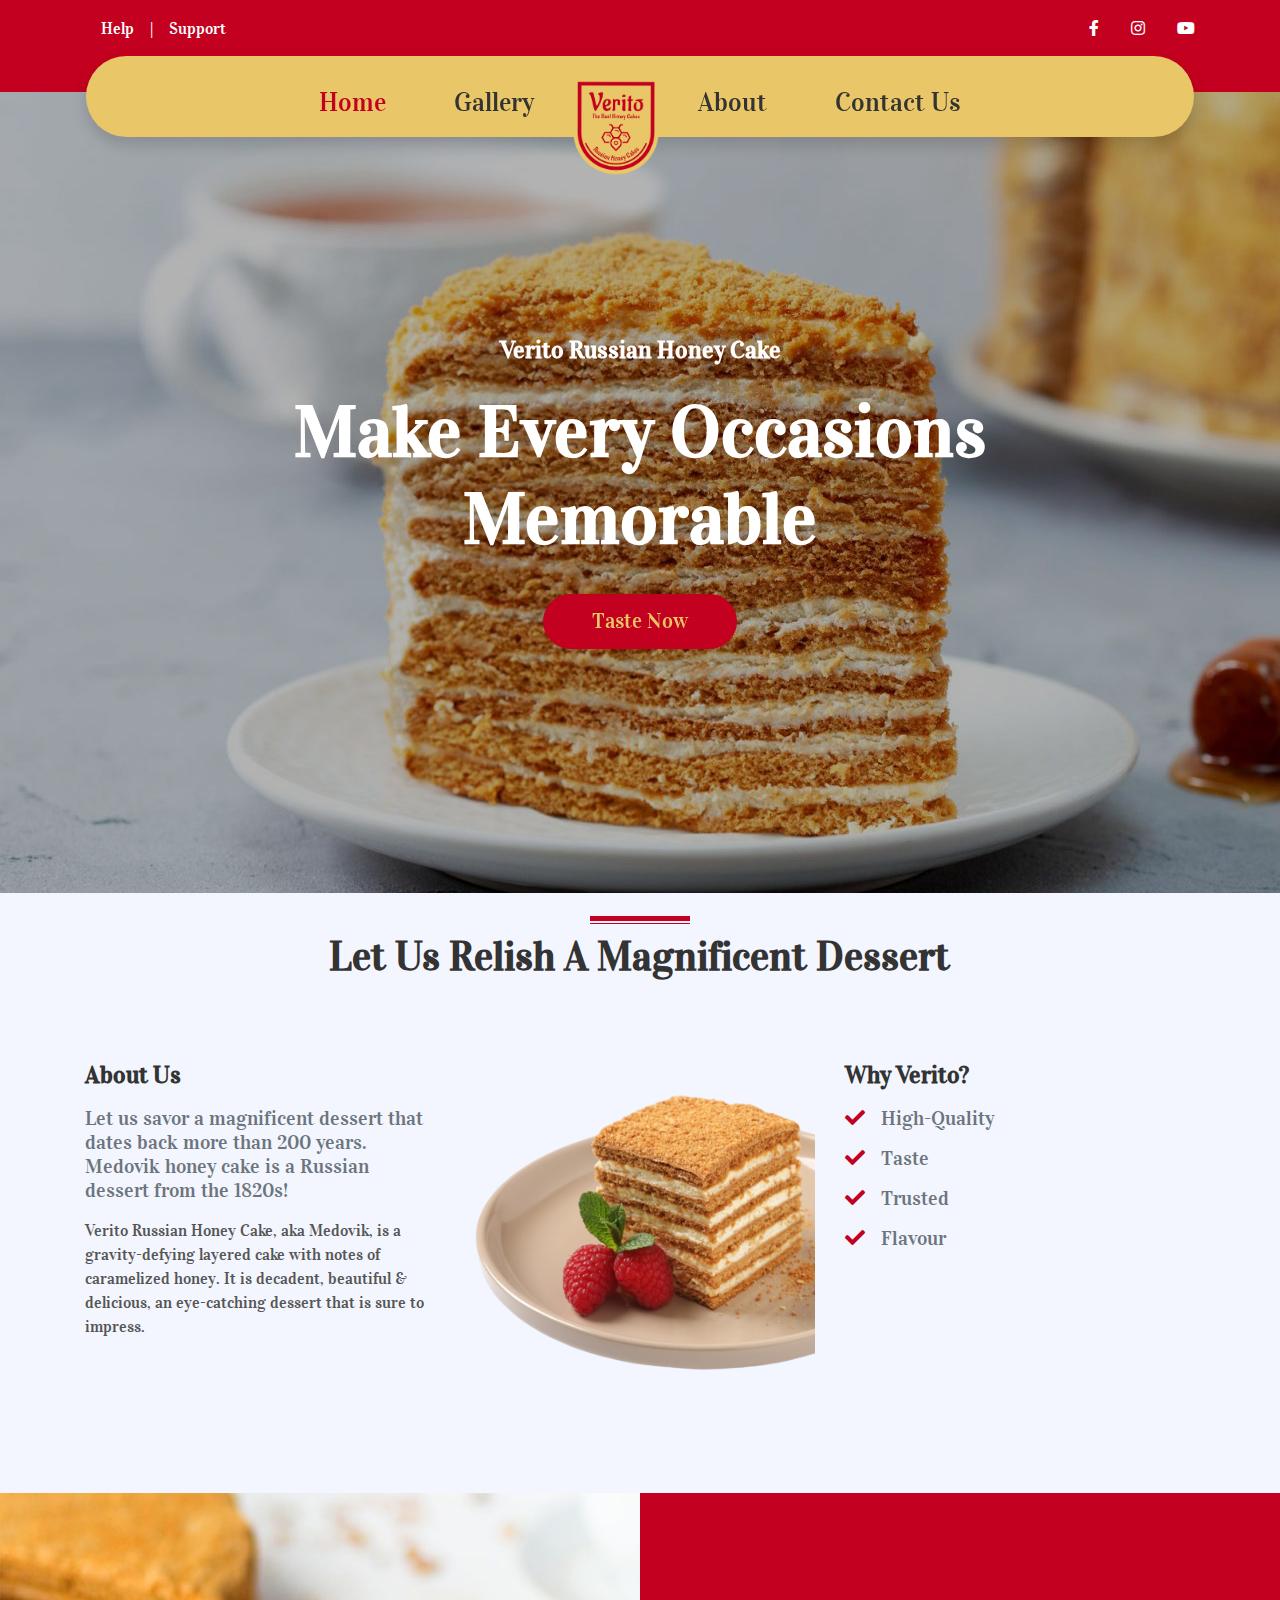
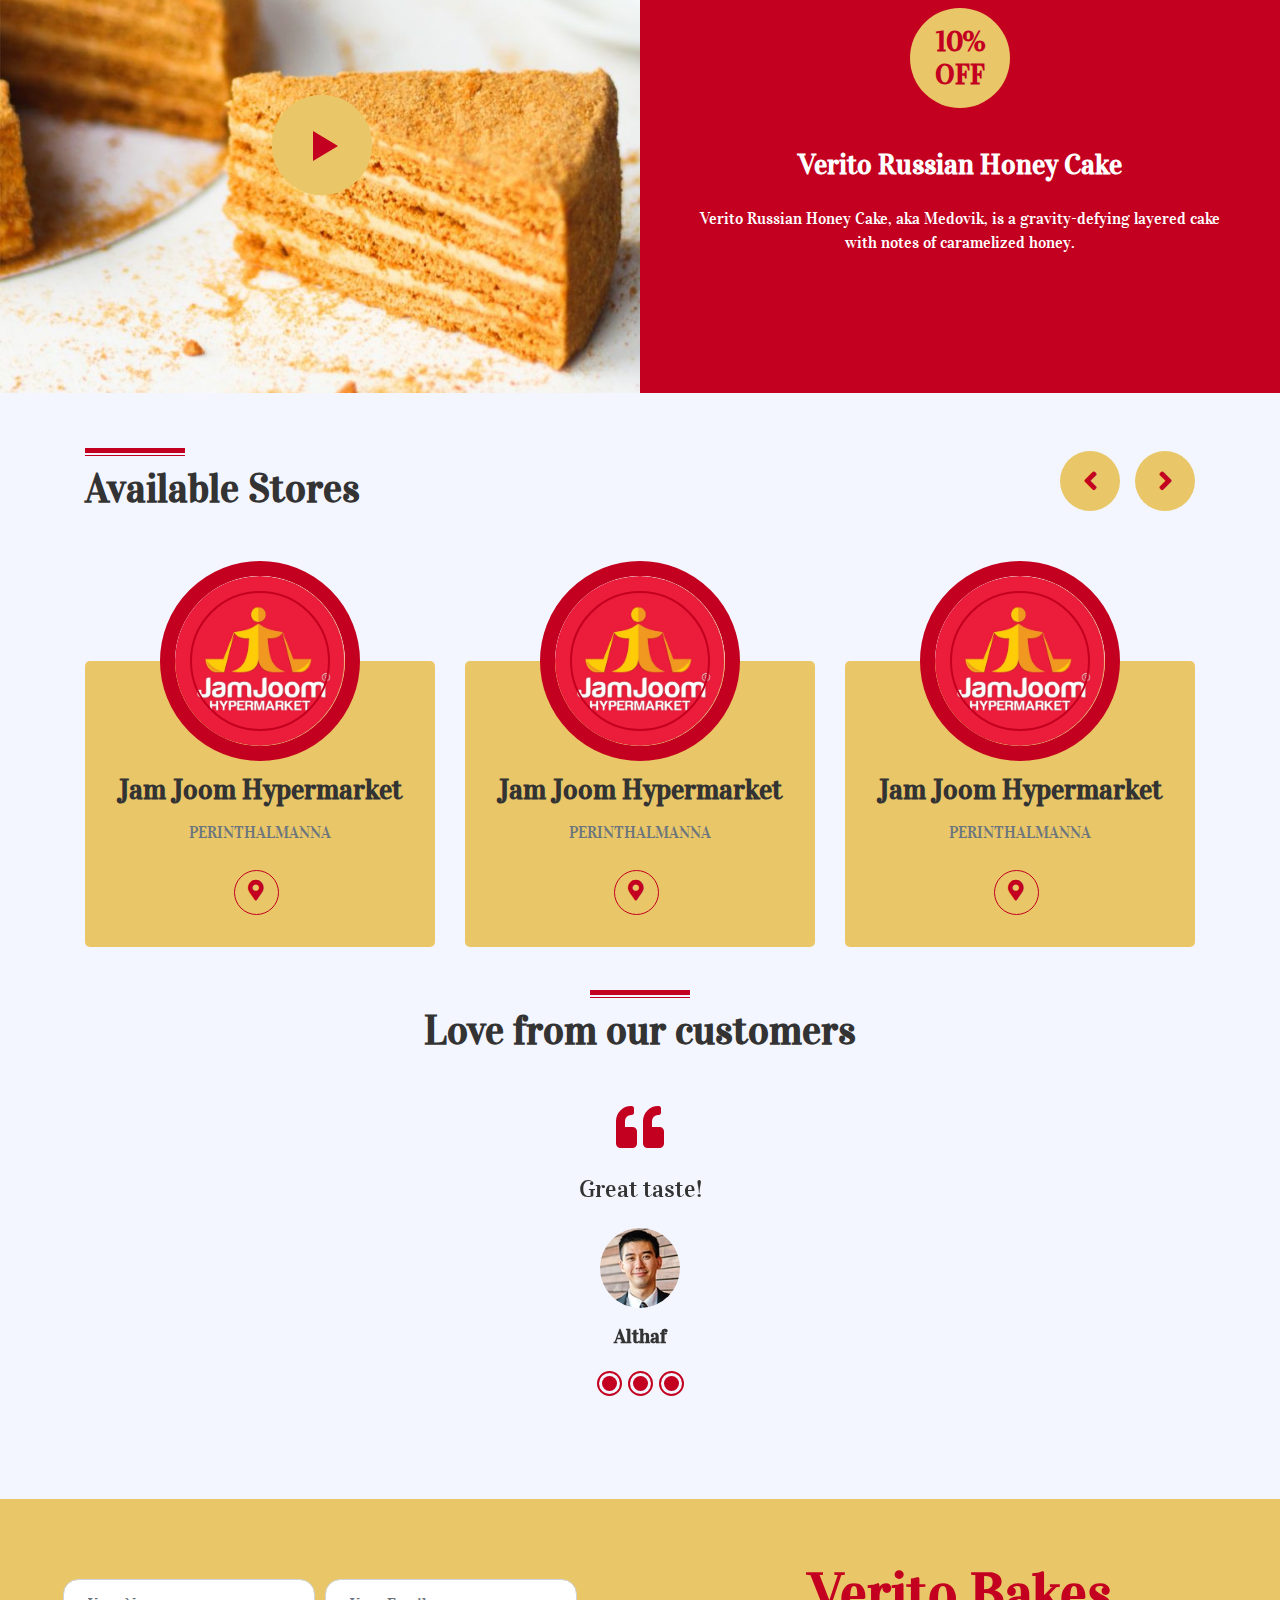
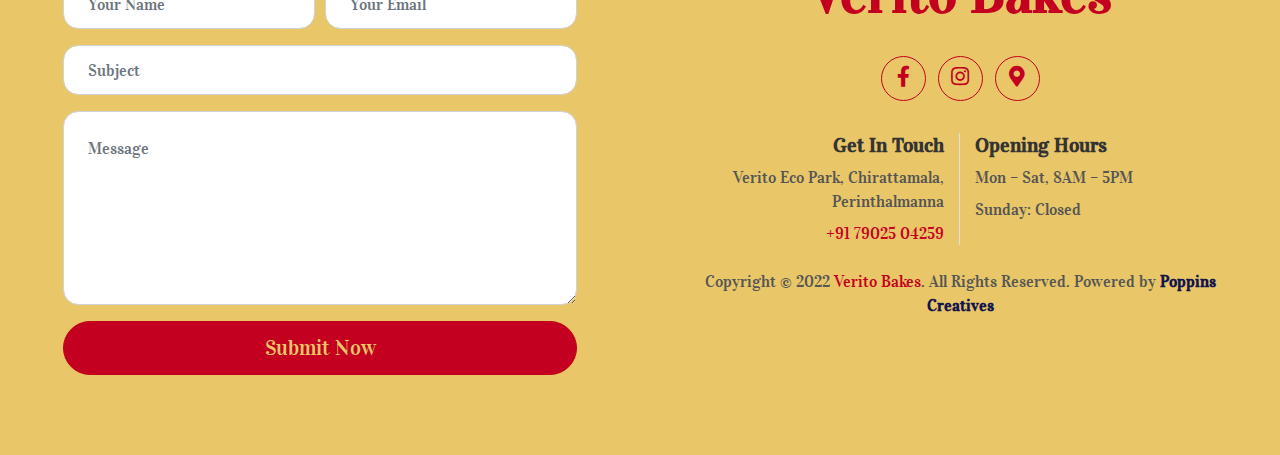
<file: index.html>
<!DOCTYPE html>
<html lang="en">

<head>
    <meta charset="utf-8">
    <title>Verito Bakes</title>
    <meta content="width=device-width, initial-scale=1.0" name="viewport">
    <meta content="Verito Honey cakes" name="keywords">
    <meta content="Verito Honey cakes" name="Verito Russian Honey Cake, Make Every Occasions Memorable">
    <meta property="og:description" content="Verito Russian Honey Cake, Make Every Occasions Memorable">
    <!-- Favicon -->
    <link href="img/favicon.ico" rel="icon">

    <!-- Google Web Fonts -->
    <link rel="preconnect" href="https://fonts.gstatic.com">
    <!-- <link href="https://fonts.googleapis.com/css2?family=Poppins:wght@400;500;600;700&display=swap" rel="stylesheet"> -->
    <!-- <link href="https://api.fontshare.com/v2/css?f[]=cabinet-grotesk@100&display=swap" rel="stylesheet"> -->
    <!-- <link href="https://api.fontshare.com/v2/css?f[]=cabinet-grotesk@1,800,100,700,900&display=swap" rel="stylesheet"> -->
    <link rel="preconnect" href="https://fonts.googleapis.com">
<link rel="preconnect" href="https://fonts.gstatic.com" crossorigin>
<link href="https://fonts.googleapis.com/css2?family=Vidaloka&display=swap" rel="stylesheet">
    <!-- Font Awesome -->
    <link href="https://cdnjs.cloudflare.com/ajax/libs/font-awesome/5.10.0/css/all.min.css" rel="stylesheet">

    <!-- Libraries Stylesheet -->
    <link href="lib/owlcarousel/assets/owl.carousel.min.css" rel="stylesheet">
    <link href="lib/lightbox/css/lightbox.min.css" rel="stylesheet">

    <!-- Customized Bootstrap Stylesheet -->
    <link href="css/style.css" rel="stylesheet">
</head>

<body>
    <!-- Topbar Start -->
    <div class="container-fluid bg-primary py-3 d-none d-md-block">
        <div class="container">
            <div class="row">
                <div class="col-md-6 text-center text-lg-left mb-2 mb-lg-0">
                    <div class="d-inline-flex align-items-center">
                        <!-- <a class="text-white pr-3" href="">FAQs</a>
                        <span class="text-white">|</span> -->
                        <a class="text-white px-3" href="#contact">Help</a>
                        <span class="text-white">|</span>
                        <a class="text-white pl-3" href="#contact">Support</a>
                    </div>
                </div>
                <div class="col-md-6 text-center text-lg-right">
                    <div class="d-inline-flex align-items-center">
                        <a class="text-white px-3" href="https://www.facebook.com/veritohoneycakes/">
                            <i class="fab fa-facebook-f"></i>
                        </a>
                        <!-- <a class="text-white px-3" href="">
                            <i class="fab fa-twitter"></i>
                        </a> -->
                        <!-- <a class="text-white px-3" href="">
                            <i class="fab fa-linkedin-in"></i>
                        </a> -->
                        <a class="text-white px-3" href="https://www.instagram.com/veritohoneycakes/">
                            <i class="fab fa-instagram"></i>
                        </a>
                        <a class="text-white pl-3" href="https://www.facebook.com/veritohoneycakes/">
                            <i class="fab fa-youtube"></i>
                        </a>
                    </div>
                </div>
            </div>
        </div>
    </div>
    <!-- Topbar End -->


    <!-- Navbar Start -->
    <div class="container-fluid position-relative nav-bar p-0">
        <div class="container-lg position-relative p-0 px-lg-3" style="z-index: 9;">
            <nav class="navbar navbar-expand-lg bg-white navbar-light shadow p-lg-0">
                <a href="index.html" class="navbar-brand d-block d-lg-none">
                    <h1 class="m-0 display-4 text-primary" style="position:relative;"><img src="./img/logo.png" alt="verito" width="100px" style="position:absolute;top:-21px;left:-10px"></h1>
                </a>
                <button type="button" class="navbar-toggler" data-toggle="collapse" data-target="#navbarCollapse">
                    <span class="navbar-toggler-icon"></span>
                </button>
                <div class="collapse navbar-collapse justify-content-between" id="navbarCollapse">
                    <div class="navbar-nav ml-auto py-0">
                        <a href="index.html" class="nav-item nav-link active" >Home</a>
                        <a href="#gallery" class="nav-item nav-link">Gallery</a>
                        <!-- <a href="#product" class="nav-item nav-link">Product</a> -->
                    </div>
                    <a href="index.html" class="navbar-brand mx-5 d-none d-lg-block">
                        <h1 class="m-0 display-4 text-primary"  style="position:relative;">
                            <img src="./img/logo.png" alt="verito" width="100px" style="position:absolute;top:-26px;left:-50px">
                            <!-- <span class="text-secondary">V</span>ERITO -->
                        </h1>
                    </a>
                    <div class="navbar-nav mr-auto py-0">
                        <!-- <a href="service" class="nav-item nav-link">Service </a> -->
                        <a href="#about" class="nav-item nav-link">About</a>
                        <a href="#contact" class="nav-item nav-link">Contact Us</a>
                    </div>
                </div>
            </nav>
        </div>
    </div>
    <!-- Navbar End -->


    <!-- Carousel Start -->
    <div class="container-fluid p-0 ">
        <div id="header-carousel" class="carousel slide" data-ride="carousel">
            <div class="carousel-inner">
                <div class="carousel-item active">
                    <img class="w-200" src="img/honey-cake-2000x1200.png" alt="Image">
                    <div class="carousel-caption d-flex flex-column align-items-center justify-content-center">
                        <div class="p-3" style="max-width: 900px;">
                            <h4 class="display-5 text-white text-white mb-md-4">Verito Russian Honey Cake</h4>
                            <h1 class="display-3 text-white mb-md-4">Make Every Occasions Memorable</h1>
                            <a href="" class="btn btn-primary py-md-3 px-md-5 mt-2">Taste Now</a>
                        </div>
                    </div>
                </div>
            </div>
            <!-- <a class="carousel-control-prev" href="#header-carousel" data-slide="prev">
                <div class="btn btn-secondary px-0" style="width: 45px; height: 45px;">
                    <span class="carousel-control-prev-icon mb-n1"></span>
                </div>
            </a>
            <a class="carousel-control-next" href="#header-carousel" data-slide="next">
                <div class="btn btn-secondary px-0" style="width: 45px; height: 45px;">
                    <span class="carousel-control-next-icon mb-n1"></span>
                </div>
            </a> -->
        </div>
    </div>
    <!-- Carousel End -->


    <!-- About Start -->
    <div class="container-fluid py-2" id="about">
        <div class="container py-5">
            <div class="row justify-content-center">
                <div class="col-lg-7">
                    <h1 class="section-title position-relative text-center mb-5 ">Let Us Relish A Magnificent Dessert</h1>
                </div>
            </div>
            <div class="row">
                <div class="col-lg-4 py-5">
                    <h4 class="font-weight-bold mb-3">About Us</h4>
                    <h5 class="text-muted mb-3">Let us savor a magnificent dessert that dates back more than 200 years. Medovik honey cake is a Russian dessert from the 1820s!</h5>
                    <p>Verito Russian Honey Cake, aka Medovik, is a gravity-defying layered cake with notes of caramelized honey. It is decadent, beautiful & delicious, an eye-catching dessert that is sure to impress. </p>
                    <!-- <a href="" class="btn btn-secondary mt-2">Learn More</a> -->
                </div>
                <div class="col-lg-4" style="min-height: 400px;">
                    <div class="position-relative h-100 rounded overflow-hidden">
                        <img class="position-absolute w-100 h-100" src="img/about.png" style="object-fit: cover;">
                    </div>
                </div>
                <div class="col-lg-4 py-5">
                    <h4 class="font-weight-bold mb-3">Why Verito?</h4>
                    <h5 class="text-muted mb-3"><i class="fa fa-check text-secondary mr-3"></i>High-Quality</h5>
                    <h5 class="text-muted mb-3"><i class="fa fa-check text-secondary mr-3"></i>Taste</h5>
                    <h5 class="text-muted mb-3"><i class="fa fa-check text-secondary mr-3"></i>Trusted</h5>
                    <h5 class="text-muted mb-3"><i class="fa fa-check text-secondary mr-3"></i>Flavour</h5>
                    <!-- <a href="" class="btn btn-primary mt-2">Learn More</a> -->
                </div>
            </div>
        </div>
    </div>
    <!-- About End -->


    <!-- Promotion Start -->
    <div class="container-fluid my-3 py-2 px-0" id="gallery">
        <div class="row bg-primary m-0">
            <div class="col-md-6 px-0" style="min-height: 500px;">
                <div class="position-relative h-100">
                    <img class="position-absolute w-100 h-100" src="img/youtube.jpg" style="object-fit: cover;">
                    <button type="button" class="btn-play" data-toggle="modal"
                        data-src="https://www.youtube.com/embed/DWRcNpR6Kdc" data-target="#videoModal">
                        <span></span>
                    </button>
                </div>
            </div>
            <div class="col-md-6 py-5 py-md-0 px-0">
                <div class="h-100 d-flex flex-column align-items-center justify-content-center text-center p-5">
                    <div class="d-flex align-items-center justify-content-center bg-white rounded-circle mb-4"
                        style="width: 100px; height: 100px;">
                        <h3 class="font-weight-bold text-secondary mb-0">10% OFF</h3>
                    </div>
                    <h3 class="font-weight-bold text-white mt-3 mb-4">Verito Russian Honey Cake</h3>
                    <p class="text-white mb-4">Verito Russian Honey Cake, aka Medovik, is a gravity-defying layered cake with notes of caramelized honey.</p>
                    <!-- <a href="" class="btn btn-secondary py-3 px-5 mt-2">Order Now</a> -->
                </div>
            </div>
        </div>
    </div>
    <!-- Promotion End -->


    <!-- Video Modal Start -->
    <div class="modal fade" id="videoModal" tabindex="-1" role="dialog" aria-labelledby="exampleModalLabel" aria-hidden="true">
        <div class="modal-dialog" role="document">
            <div class="modal-content">
                <div class="modal-body">
                    <button type="button" class="close" data-dismiss="modal" aria-label="Close">
                        <span aria-hidden="true">&times;</span>
                    </button>        
                    <!-- 16:9 aspect ratio -->
                    <div class="embed-responsive embed-responsive-16by9">
                        <iframe class="embed-responsive-item" src="" id="video"  allowscriptaccess="always" allow="autoplay"></iframe>
                    </div>
                </div>
            </div>
        </div>
    </div>
    <!-- Video Modal End -->


    <!-- Services Start -->
    <!-- <div class="container-fluid py-5">
        <div class="container py-5">
            <div class="row">
                <div class="col-lg-6">
                    <h1 class="section-title position-relative mb-5">Best Services We Provide For Our Clients</h1>
                </div>
                <div class="col-lg-6 mb-5 mb-lg-0 pb-5 pb-lg-0"></div>
            </div>
            <div class="row">
                <div class="col-12">
                    <div class="owl-carousel service-carousel">
                        <div class="service-item">
                            <div class="service-img mx-auto">
                                <img class="rounded-circle w-100 h-100 bg-light p-3" src="img/service-1.jpg" style="object-fit: cover;">
                            </div>
                            <div class="position-relative text-center bg-light rounded p-4 pb-5" style="margin-top: -75px;">
                                <h5 class="font-weight-semi-bold mt-5 mb-3 pt-5">Quality Maintain</h5>
                                <p>Dolor nonumy sed eos sed lorem diam amet eos magna. Dolor kasd lorem duo stet kasd justo</p>
                                <a href="" class="border-bottom border-secondary text-decoration-none text-secondary">Learn More</a>
                            </div>
                        </div>
                        <div class="service-item">
                            <div class="service-img mx-auto">
                                <img class="rounded-circle w-100 h-100 bg-light p-3" src="img/service-2.jpg" style="object-fit: cover;">
                            </div>
                            <div class="position-relative text-center bg-light rounded p-4 pb-5" style="margin-top: -75px;">
                                <h5 class="font-weight-semi-bold mt-5 mb-3 pt-5">Individual Approach</h5>
                                <p>Dolor nonumy sed eos sed lorem diam amet eos magna. Dolor kasd lorem duo stet kasd justo</p>
                                <a href="" class="border-bottom border-secondary text-decoration-none text-secondary">Learn More</a>
                            </div>
                        </div>
                        <div class="service-item">
                            <div class="service-img mx-auto">
                                <img class="rounded-circle w-100 h-100 bg-light p-3" src="img/service-3.jpg" style="object-fit: cover;">
                            </div>
                            <div class="position-relative text-center bg-light rounded p-4 pb-5" style="margin-top: -75px;">
                                <h5 class="font-weight-semi-bold mt-5 mb-3 pt-5">Celebration Ice Cream</h5>
                                <p>Dolor nonumy sed eos sed lorem diam amet eos magna. Dolor kasd lorem duo stet kasd justo</p>
                                <a href="" class="border-bottom border-secondary text-decoration-none text-secondary">Learn More</a>
                            </div>
                        </div>
                        <div class="service-item">
                            <div class="service-img mx-auto">
                                <img class="rounded-circle w-100 h-100 bg-light p-3" src="img/service-4.jpg" style="object-fit: cover;">
                            </div>
                            <div class="position-relative text-center bg-light rounded p-4 pb-5" style="margin-top: -75px;">
                                <h5 class="font-weight-semi-bold mt-5 mb-3 pt-5">Delivery To Any Point</h5>
                                <p>Dolor nonumy sed eos sed lorem diam amet eos magna. Dolor kasd lorem duo stet kasd justo</p>
                                <a href="" class="border-bottom border-secondary text-decoration-none text-secondary">Learn More</a>
                            </div>
                        </div>
                    </div>
                </div>
            </div>
        </div>
    </div> -->
    <!-- Services End -->


    <!-- Portfolio Start -->
    <!-- <div class="container-fluid my-5 py-5 px-0">
        <div class="row justify-content-center m-0">
            <div class="col-lg-5">
                <h1 class="section-title position-relative text-center mb-5">Delicious Ice Cream Made From Our Very Own Organic Milk</h1>
            </div>
        </div>
        <div class="row m-0 portfolio-container">
            <div class="col-lg-4 col-md-6 p-0 portfolio-item">
                <div class="position-relative overflow-hidden">
                    <img class="img-fluid w-100" src="img/portfolio-1.jpg" alt="">
                    <a class="portfolio-btn" href="img/portfolio-1.jpg" data-lightbox="portfolio">
                        <i class="fa fa-plus text-primary" style="font-size: 60px;"></i>
                    </a>
                </div>
            </div>
            <div class="col-lg-4 col-md-6 p-0 portfolio-item">
                <div class="position-relative overflow-hidden">
                    <img class="img-fluid w-100" src="img/portfolio-2.jpg" alt="">
                    <a class="portfolio-btn" href="img/portfolio-2.jpg" data-lightbox="portfolio">
                        <i class="fa fa-plus text-primary" style="font-size: 60px;"></i>
                    </a>
                </div>
            </div>
            <div class="col-lg-4 col-md-6 p-0 portfolio-item">
                <div class="position-relative overflow-hidden">
                    <img class="img-fluid w-100" src="img/portfolio-3.jpg" alt="">
                    <a class="portfolio-btn" href="img/portfolio-3.jpg" data-lightbox="portfolio">
                        <i class="fa fa-plus text-primary" style="font-size: 60px;"></i>
                    </a>
                </div>
            </div>
            <div class="col-lg-4 col-md-6 p-0 portfolio-item">
                <div class="position-relative overflow-hidden">
                    <img class="img-fluid w-100" src="img/portfolio-4.jpg" alt="">
                    <a class="portfolio-btn" href="img/portfolio-4.jpg" data-lightbox="portfolio">
                        <i class="fa fa-plus text-primary" style="font-size: 60px;"></i>
                    </a>
                </div>
            </div>
            <div class="col-lg-4 col-md-6 p-0 portfolio-item">
                <div class="position-relative overflow-hidden">
                    <img class="img-fluid w-100" src="img/portfolio-5.jpg" alt="">
                    <a class="portfolio-btn" href="img/portfolio-5.jpg" data-lightbox="portfolio">
                        <i class="fa fa-plus text-primary" style="font-size: 60px;"></i>
                    </a>
                </div>
            </div>
            <div class="col-lg-4 col-md-6 p-0 portfolio-item">
                <div class="position-relative overflow-hidden">
                    <img class="img-fluid w-100" src="img/portfolio-6.jpg" alt="">
                    <a class="portfolio-btn" href="img/portfolio-6.jpg" data-lightbox="portfolio">
                        <i class="fa fa-plus text-primary" style="font-size: 60px;"></i>
                    </a>
                </div>
            </div>
        </div>
    </div> -->
    <!-- Portfolio End -->


    <!-- Products Start -->
    <!-- <div class="container-fluid py-5">
        <div class="container py-5">
            <div class="row">
                <div class="col-lg-6">
                    <h1 class="section-title position-relative mb-5">Best Prices We Offer For Ice Cream Lovers</h1>
                </div>
                <div class="col-lg-6 mb-5 mb-lg-0 pb-5 pb-lg-0"></div>
            </div>
            <div class="row">
                <div class="col-12">
                    <div class="owl-carousel product-carousel">
                        <div class="product-item d-flex flex-column align-items-center text-center bg-light rounded py-5 px-3">
                            <div class="bg-primary mt-n5 py-3" style="width: 80px;">
                                <h4 class="font-weight-bold text-white mb-0">$99</h4>
                            </div>
                            <div class="position-relative bg-primary rounded-circle mt-n3 mb-4 p-3" style="width: 150px; height: 150px;">
                                <img class="rounded-circle w-100 h-100" src="img/product-1.jpg" style="object-fit: cover;">
                            </div>
                            <h5 class="font-weight-bold mb-4">Vanilla Ice Cream</h5>
                            <a href="" class="btn btn-sm btn-secondary">Order Now</a>
                        </div>
                        <div class="product-item d-flex flex-column align-items-center text-center bg-light rounded py-5 px-3">
                            <div class="bg-primary mt-n5 py-3" style="width: 80px;">
                                <h4 class="font-weight-bold text-white mb-0">$99</h4>
                            </div>
                            <div class="position-relative bg-primary rounded-circle mt-n3 mb-4 p-3" style="width: 150px; height: 150px;">
                                <img class="rounded-circle w-100 h-100" src="img/product-2.jpg" style="object-fit: cover;">
                            </div>
                            <h5 class="font-weight-bold mb-4">Vanilla Ice Cream</h5>
                            <a href="" class="btn btn-sm btn-secondary">Order Now</a>
                        </div>
                        <div class="product-item d-flex flex-column align-items-center text-center bg-light rounded py-5 px-3">
                            <div class="bg-primary mt-n5 py-3" style="width: 80px;">
                                <h4 class="font-weight-bold text-white mb-0">$99</h4>
                            </div>
                            <div class="position-relative bg-primary rounded-circle mt-n3 mb-4 p-3" style="width: 150px; height: 150px;">
                                <img class="rounded-circle w-100 h-100" src="img/product-3.jpg" style="object-fit: cover;">
                            </div>
                            <h5 class="font-weight-bold mb-4">Vanilla Ice Cream</h5>
                            <a href="" class="btn btn-sm btn-secondary">Order Now</a>
                        </div>
                        <div class="product-item d-flex flex-column align-items-center text-center bg-light rounded py-5 px-3">
                            <div class="bg-primary mt-n5 py-3" style="width: 80px;">
                                <h4 class="font-weight-bold text-white mb-0">$99</h4>
                            </div>
                            <div class="position-relative bg-primary rounded-circle mt-n3 mb-4 p-3" style="width: 150px; height: 150px;">
                                <img class="rounded-circle w-100 h-100" src="img/product-4.jpg" style="object-fit: cover;">
                            </div>
                            <h5 class="font-weight-bold mb-4">Vanilla Ice Cream</h5>
                            <a href="" class="btn btn-sm btn-secondary">Order Now</a>
                        </div>
                        <div class="product-item d-flex flex-column align-items-center text-center bg-light rounded py-5 px-3">
                            <div class="bg-primary mt-n5 py-3" style="width: 80px;">
                                <h4 class="font-weight-bold text-white mb-0">$99</h4>
                            </div>
                            <div class="position-relative bg-primary rounded-circle mt-n3 mb-4 p-3" style="width: 150px; height: 150px;">
                                <img class="rounded-circle w-100 h-100" src="img/product-5.jpg" style="object-fit: cover;">
                            </div>
                            <h5 class="font-weight-bold mb-4">Vanilla Ice Cream</h5>
                            <a href="" class="btn btn-sm btn-secondary">Order Now</a>
                        </div>
                    </div>
                </div>
            </div>
        </div>
    </div> -->
    <!-- Products End -->


    <!-- Team Start -->
     <div class="container-fluid py-3">
        <div class="container py-5">
            <div class="row">
                <div class="col-lg-6">
                    <h1 class="section-title position-relative mb-5">Available Stores</h1>
                </div>
                <div class="col-lg-6 mb-5 mb-lg-0 pb-5 pb-lg-0"></div>
            </div>
            <div class="row">
                <div class="col-12">
                    <div class="owl-carousel team-carousel">
                        <div class="team-item">
                            <div class="team-img mx-auto">
                                <img class="rounded-circle w-100 h-100" src="img/jamjoom.jpg" style="object-fit: cover;">
                            </div>
                            <div class="position-relative text-center bg-light rounded px-4 py-5" style="margin-top: -100px;">
                                <h3 class="font-weight-bold mt-5 mb-3 pt-5">Jam Joom Hypermarket</h3>
                                <h6 class="text-uppercase text-muted mb-4">Perinthalmanna</h6>
                                <div class="d-flex justify-content-center pt-1">
                                    <!-- <a class="btn btn-outline-secondary btn-social mr-2" href="#"><i class="fab fa-twitter"></i></a>
                                    <a class="btn btn-outline-secondary btn-social mr-2" href="#"><i class="fab fa-facebook-f"></i></a>
                                    <a class="btn btn-outline-secondary btn-social mr-2" href="#"><i class="fab fa-linkedin-in"></i></a> -->
                                    <a class="btn btn-outline-secondary btn-social mr-2" href="#"><i class="fas fa-map-marker-alt"></i></a>
                                </div>
                            </div>
                        </div>
                        <div class="team-item">
                            <div class="team-img mx-auto">
                                <img class="rounded-circle w-100 h-100" src="img/jamjoom.jpg" style="object-fit: cover;">
                            </div>
                            <div class="position-relative text-center bg-light rounded px-4 py-5" style="margin-top: -100px;">
                                <h3 class="font-weight-bold mt-5 mb-3 pt-5">Jam Joom Hypermarket</h3>
                                <h6 class="text-uppercase text-muted mb-4">Perinthalmanna</h6>
                                <div class="d-flex justify-content-center pt-1">
                                    <!-- <a class="btn btn-outline-secondary btn-social mr-2" href="#"><i class="fab fa-twitter"></i></a>
                                    <a class="btn btn-outline-secondary btn-social mr-2" href="#"><i class="fab fa-facebook-f"></i></a>
                                    <a class="btn btn-outline-secondary btn-social mr-2" href="#"><i class="fab fa-linkedin-in"></i></a> -->
                                    <a class="btn btn-outline-secondary btn-social mr-2" href="#"><i class="fas fa-map-marker-alt"></i></a>

                                </div>
                            </div>
                        </div>
                        <div class="team-item">
                            <div class="team-img mx-auto">
                                <img class="rounded-circle w-100 h-100" src="img/jamjoom.jpg" style="object-fit: cover;">
                            </div>
                            <div class="position-relative text-center bg-light rounded px-4 py-5" style="margin-top: -100px;">
                                <h3 class="font-weight-bold mt-5 mb-3 pt-5">Jam Joom Hypermarket</h3>
                                <h6 class="text-uppercase text-muted mb-4">Perinthalmanna</h6>
                                <div class="d-flex justify-content-center pt-1">
                                    <!-- <a class="btn btn-outline-secondary btn-social mr-2" href="#"><i class="fab fa-twitter"></i></a>
                                    <a class="btn btn-outline-secondary btn-social mr-2" href="#"><i class="fab fa-facebook-f"></i></a>
                                    <a class="btn btn-outline-secondary btn-social mr-2" href="#"><i class="fab fa-linkedin-in"></i></a> -->
                                    <a class="btn btn-outline-secondary btn-social mr-2" href="#"><i class="fas fa-map-marker-alt"></i></a>

                                </div>
                            </div>
                        </div>
                        <div class="team-item">
                            <div class="team-img mx-auto">
                                <img class="rounded-circle w-100 h-100" src="img/jamjoom.jpg" style="object-fit: cover;">
                            </div>
                            <div class="position-relative text-center bg-light rounded px-4 py-5" style="margin-top: -100px;">
                                <h3 class="font-weight-bold mt-5 mb-3 pt-5">Jam Joom Hypermarket</h3>
                                <h6 class="text-uppercase text-muted mb-4">Perinthalmanna</h6>
                                <div class="d-flex justify-content-center pt-1">
                                    <!-- <a class="btn btn-outline-secondary btn-social mr-2" href="#"><i class="fab fa-twitter"></i></a>
                                    <a class="btn btn-outline-secondary btn-social mr-2" href="#"><i class="fab fa-facebook-f"></i></a> -->
                                    <a class="btn btn-outline-secondary btn-social mr-2" href="#"><i class="fas fa-map-marker-alt"></i></a>
                                </div>
                            </div>
                        </div>
                    </div>
                </div>
            </div>
        </div>
    </div>
    <!-- Team End -->


    <!-- Testimonial Start -->
    <div class="container-fluid py-1">
        <div class="container py-2">
            <div class="row justify-content-center">
                <div class="col-lg-6">
                    <h1 class="section-title  position-relative text-center mb-5">Love from our customers</h1>
                </div>
            </div>
            <div class="row justify-content-center">
                <div class="col-lg-8">
                    <div class="owl-carousel testimonial-carousel">
                        <div class="text-center">
                            <i class="fa fa-3x fa-quote-left text-primary mb-4"></i>
                            <h4 class="font-weight-light mb-4">Great taste! </h4>
                            <img class="img-fluid mx-auto mb-3" src="img/testimonial-1.jpg" alt="">
                            <h5 class="font-weight-bold m-0">Althaf</h5>
                        </div>
                        <div class="text-center">
                            <i class="fa fa-3x fa-quote-left text-primary mb-4"></i>
                            <h4 class="font-weight-light mb-4">Amazing taste </h4>
                            <img class="img-fluid mx-auto mb-3" src="img/nishan.jpg" alt="">
                            <h5 class="font-weight-bold m-0">Nishan KV</h5>
                        </div>
                        <div class="text-center">
                            <i class="fa fa-3x fa-quote-left text-primary mb-4"></i>
                            <h4 class="font-weight-light mb-4">Happy to say that was a amazing cake </h4>
                            <img class="img-fluid mx-auto mb-3" src="img/testimonial-3.jpg" alt="">
                            <h5 class="font-weight-bold m-0">Mujeeb</h5>
                        </div>
                    </div>
                </div>
            </div>
        </div>
    </div>
    <!-- Testimonial End -->


    <!-- Footer Start -->
    <div class="container-fluid footer bg-light py-5 " style="margin-top: 90px;" id="contact">
        <div class="row ">
           <div class="col-lg-6">
            <div class="contact-form bg-light rounded p-5">
                <div id="success"></div>
                <form name="sentMessage" id="contactForm" novalidate="novalidate">
                    <div class="form-row">
                        <div class="col-sm-6 control-group">
                            <input type="text" class="form-control p-4" id="name" placeholder="Your Name" required="required" data-validation-required-message="Please enter your name" />
                            <p class="help-block text-danger"></p>
                        </div>
                        <div class="col-sm-6 control-group">
                            <input type="email" class="form-control p-4" id="email" placeholder="Your Email" required="required" data-validation-required-message="Please enter your email" />
                            <p class="help-block text-danger"></p>
                        </div>
                    </div>
                    <div class="control-group">
                        <input type="text" class="form-control p-4" id="subject" placeholder="Subject" required="required" data-validation-required-message="Please enter a subject" />
                        <p class="help-block text-danger"></p>
                    </div>
                    <div class="control-group">
                        <textarea class="form-control p-4" rows="6" id="message" placeholder="Message" required="required" data-validation-required-message="Please enter your message"></textarea>
                        <p class="help-block text-danger"></p>
                    </div>
                    <div>
                        <button class="btn btn-primary btn-block py-3 px-5" type="submit" id="sendMessageButton">Submit Now</button>
                    </div>
                </form>
            </div>
           </div>
           <div class="col-lg-6">
            <div class="container text-center py-5">
                <div class="row">
                    <div class="col-12 mb-4">
                        <a href="index.html" class="navbar-brand m-0">
                            <h1 class="m-0 mt-n2 display-4 text-primary"><span class="text-secondary">V</span>erito Bakes</h1>
                        </a>
                    </div>
                    <div class="col-12 mb-4">
                        <a class="btn btn-outline-secondary btn-social mr-2" href="https://www.facebook.com/veritohoneycakes/" target="_blank"><i class="fab fa-facebook-f"></i></a>
                        <a class="btn btn-outline-secondary btn-social mr-2" href="https://www.instagram.com/veritohoneycakes/" target="_blank"><i class="fab fa-instagram"></i></a>
                        <a class="btn btn-outline-secondary btn-social" href="https://goo.gl/maps/P3rLVuVzLD7BvTtG7" target="_blank"><i class="fas fa-map-marker-alt"></i></a>
                    </div>
                    <div class="col-12 mt-2 mb-4">
                        <div class="row">
                            <div class="col-sm-6 text-center text-sm-right border-right mb-3 mb-sm-0">
                                <h5 class="font-weight-bold mb-2">Get In Touch</h5>
                                <p class="mb-2">Verito Eco Park, Chirattamala, Perinthalmanna</p>
                                <p class="mb-0"> <a href="tel:+91 7902504259">+91 79025 04259</a></p>
                            </div>
                            <div class="col-sm-6 text-center text-sm-left">
                                <h5 class="font-weight-bold mb-2">Opening Hours</h5>
                                <p class="mb-2">Mon – Sat, 8AM – 5PM</p>
                                <p class="mb-0">Sunday: Closed</p>
                            </div>
                        </div>
                    </div>
                    <div class="col-12">
                        <p class="m-0">Copyright &copy; 2022 <a href="#">Verito Bakes</a>. All Rights Reserved. Powered by <span style="color:rgb(21, 21, 78);font-weight: 600;">Poppins Creatives</span> 
                        </p>
                    </div>
                </div>
            </div>
           </div>
        </div>
        
        
    </div>
    <!-- Footer End -->


    <!-- Back to Top -->
    <a href="#" class="btn btn-secondary px-2 back-to-top"><i class="fa fa-angle-double-up"></i></a>


    <!-- JavaScript Libraries -->
    <script src="https://code.jquery.com/jquery-3.4.1.min.js"></script>
    <script src="https://stackpath.bootstrapcdn.com/bootstrap/4.4.1/js/bootstrap.bundle.min.js"></script>
    <script src="lib/easing/easing.min.js"></script>
    <script src="lib/waypoints/waypoints.min.js"></script>
    <script src="lib/owlcarousel/owl.carousel.min.js"></script>
    <script src="lib/isotope/isotope.pkgd.min.js"></script>
    <script src="lib/lightbox/js/lightbox.min.js"></script>

    <!-- Contact Javascript File -->
    <script src="mail/jqBootstrapValidation.min.js"></script>
    <script src="mail/contact.js"></script>

    <!-- Template Javascript -->
    <script src="js/main.js"></script>
</body>

</html>
</file>
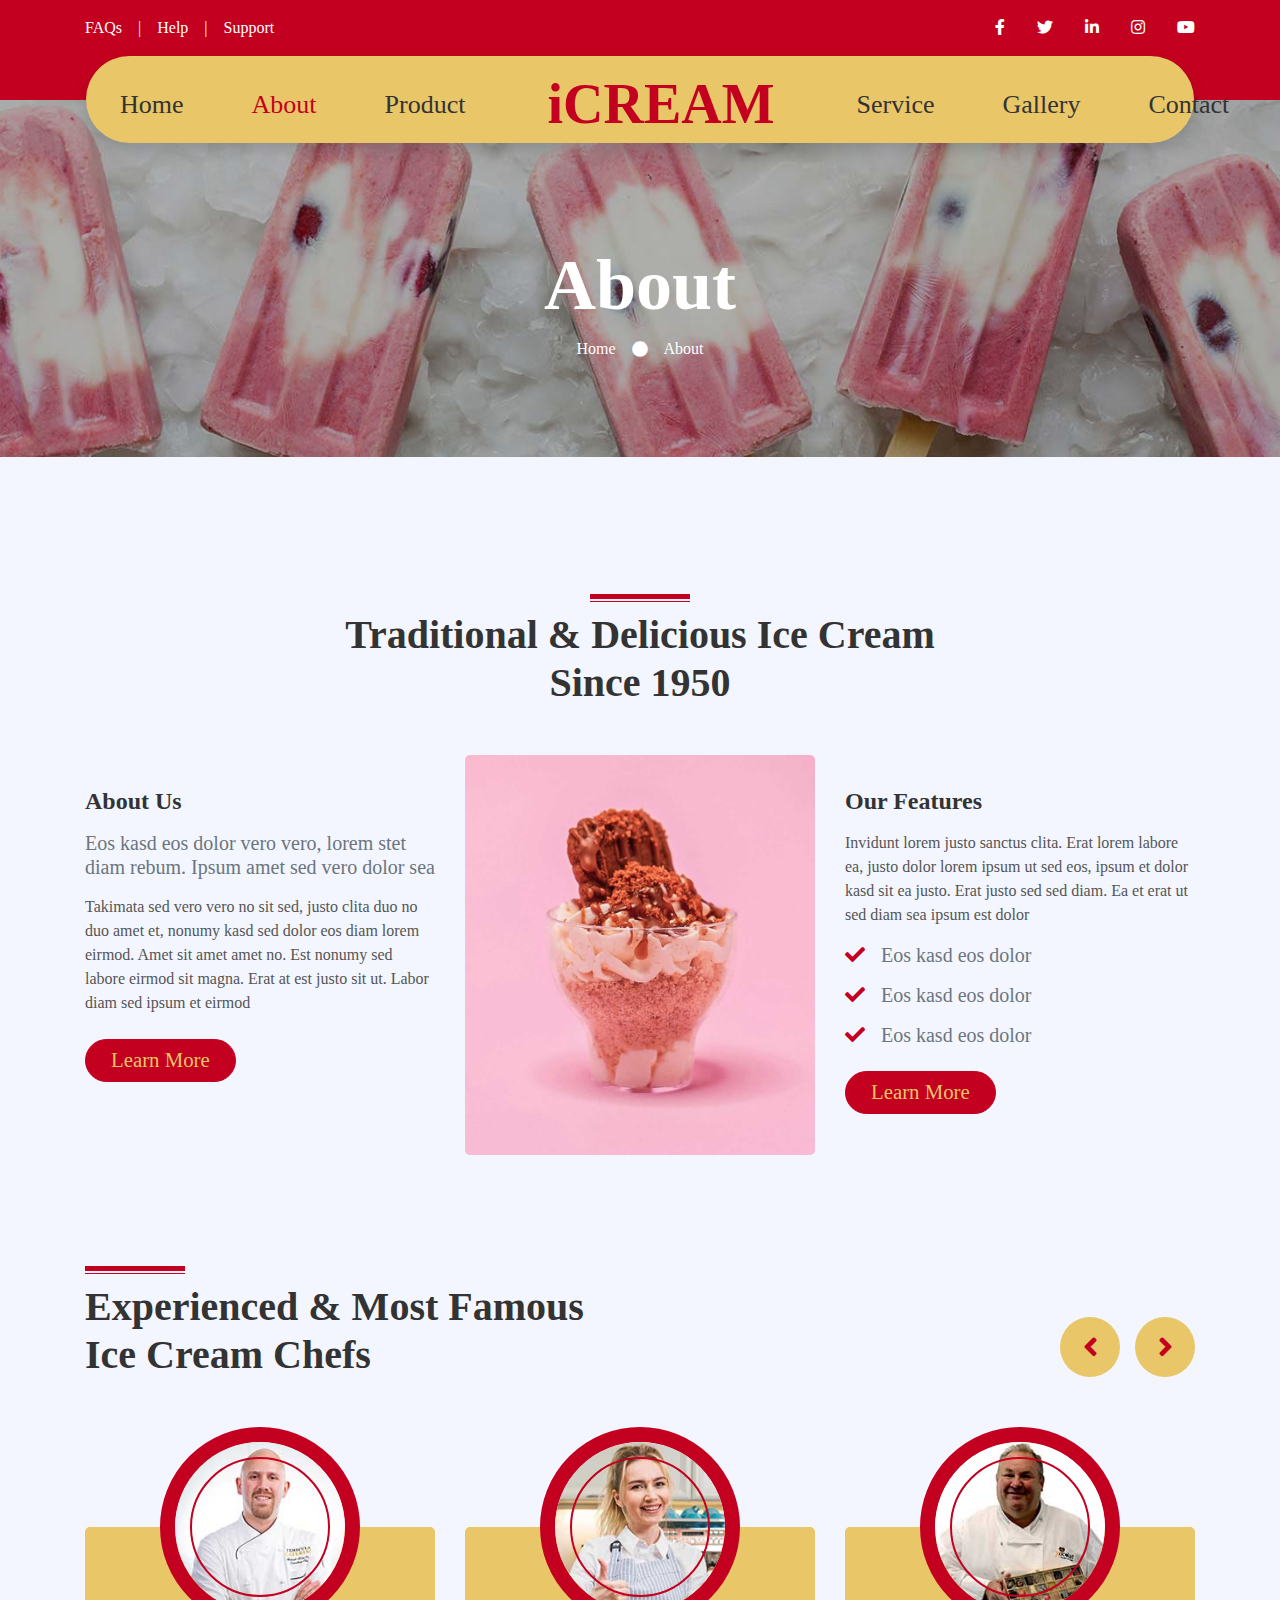
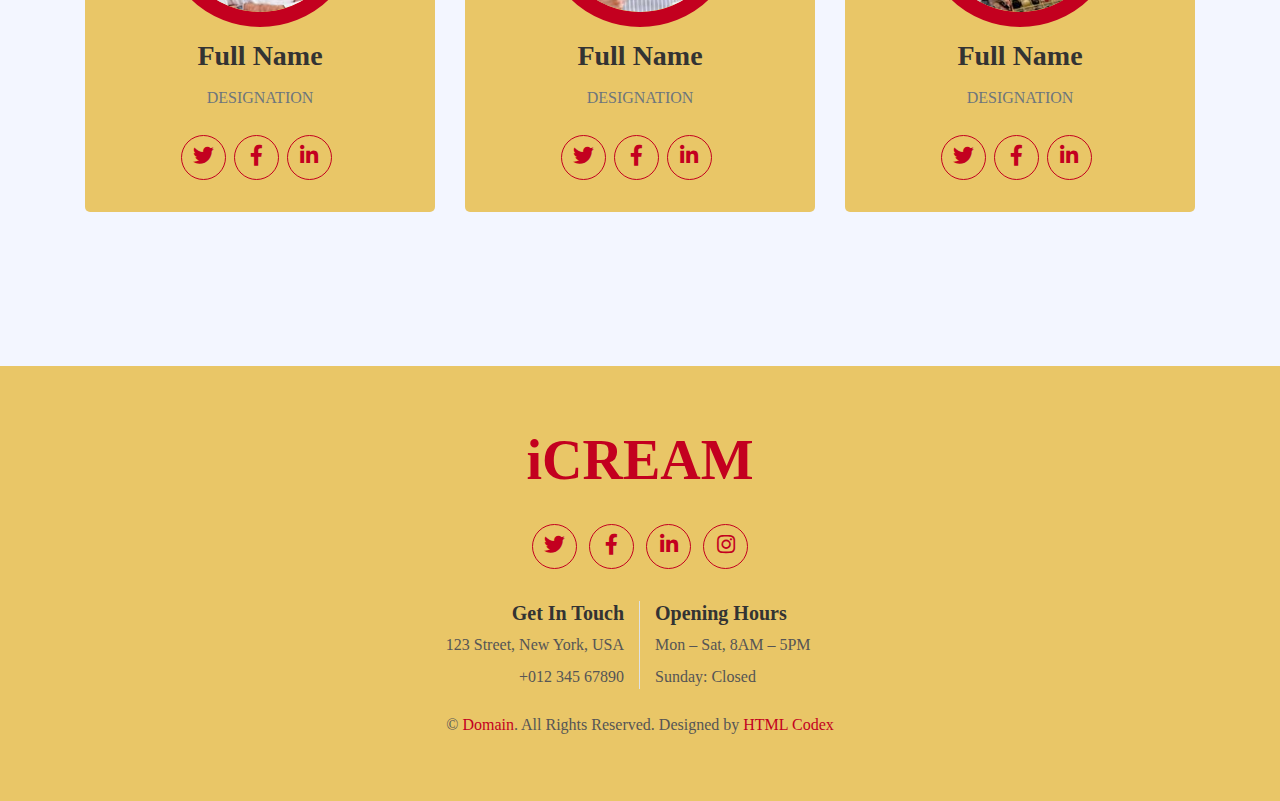
<file: about.html>
<!DOCTYPE html>
<html lang="en">

<head>
    <meta charset="utf-8">
    <title>iCREAM - Ice Cream Shop Website Template</title>
    <meta content="width=device-width, initial-scale=1.0" name="viewport">
    <meta content="Free HTML Templates" name="keywords">
    <meta content="Free HTML Templates" name="description">

    <!-- Favicon -->
    <link href="img/favicon.ico" rel="icon">

    <!-- Google Web Fonts -->
    <link rel="preconnect" href="https://fonts.gstatic.com">
    <link href="https://fonts.googleapis.com/css2?family=Poppins:wght@400;500;600;700&display=swap" rel="stylesheet">

    <!-- Font Awesome -->
    <link href="https://cdnjs.cloudflare.com/ajax/libs/font-awesome/5.10.0/css/all.min.css" rel="stylesheet">

    <!-- Libraries Stylesheet -->
    <link href="lib/owlcarousel/assets/owl.carousel.min.css" rel="stylesheet">
    <link href="lib/lightbox/css/lightbox.min.css" rel="stylesheet">

    <!-- Customized Bootstrap Stylesheet -->
    <link href="css/style.css" rel="stylesheet">
</head>

<body>
    <!-- Topbar Start -->
    <div class="container-fluid bg-primary py-3 d-none d-md-block">
        <div class="container">
            <div class="row">
                <div class="col-md-6 text-center text-lg-left mb-2 mb-lg-0">
                    <div class="d-inline-flex align-items-center">
                        <a class="text-white pr-3" href="">FAQs</a>
                        <span class="text-white">|</span>
                        <a class="text-white px-3" href="">Help</a>
                        <span class="text-white">|</span>
                        <a class="text-white pl-3" href="">Support</a>
                    </div>
                </div>
                <div class="col-md-6 text-center text-lg-right">
                    <div class="d-inline-flex align-items-center">
                        <a class="text-white px-3" href="">
                            <i class="fab fa-facebook-f"></i>
                        </a>
                        <a class="text-white px-3" href="">
                            <i class="fab fa-twitter"></i>
                        </a>
                        <a class="text-white px-3" href="">
                            <i class="fab fa-linkedin-in"></i>
                        </a>
                        <a class="text-white px-3" href="">
                            <i class="fab fa-instagram"></i>
                        </a>
                        <a class="text-white pl-3" href="">
                            <i class="fab fa-youtube"></i>
                        </a>
                    </div>
                </div>
            </div>
        </div>
    </div>
    <!-- Topbar End -->


    <!-- Navbar Start -->
    <div class="container-fluid position-relative nav-bar p-0">
        <div class="container-lg position-relative p-0 px-lg-3" style="z-index: 9;">
            <nav class="navbar navbar-expand-lg bg-white navbar-light shadow p-lg-0">
                <a href="index.html" class="navbar-brand d-block d-lg-none">
                    <h1 class="m-0 display-4 text-primary"><span class="text-secondary">i</span>CREAM</h1>
                </a>
                <button type="button" class="navbar-toggler" data-toggle="collapse" data-target="#navbarCollapse">
                    <span class="navbar-toggler-icon"></span>
                </button>
                <div class="collapse navbar-collapse justify-content-between" id="navbarCollapse">
                    <div class="navbar-nav ml-auto py-0">
                        <a href="index.html" class="nav-item nav-link">Home</a>
                        <a href="about.html" class="nav-item nav-link active">About</a>
                        <a href="product.html" class="nav-item nav-link">Product</a>
                    </div>
                    <a href="index.html" class="navbar-brand mx-5 d-none d-lg-block">
                        <h1 class="m-0 display-4 text-primary"><span class="text-secondary">i</span>CREAM</h1>
                    </a>
                    <div class="navbar-nav mr-auto py-0">
                        <a href="service.html" class="nav-item nav-link">Service</a>
                        <a href="gallery.html" class="nav-item nav-link">Gallery</a>
                        <a href="contact.html" class="nav-item nav-link">Contact</a>
                    </div>
                </div>
            </nav>
        </div>
    </div>
    <!-- Navbar End -->


    <!-- Header Start -->
    <div class="jumbotron jumbotron-fluid page-header" style="margin-bottom: 90px;">
        <div class="container text-center py-5">
            <h1 class="text-white display-3 mt-lg-5">About</h1>
            <div class="d-inline-flex align-items-center text-white">
                <p class="m-0"><a class="text-white" href="">Home</a></p>
                <i class="fa fa-circle px-3"></i>
                <p class="m-0">About</p>
            </div>
        </div>
    </div>
    <!-- Header End -->


    <!-- About Start -->
    <div class="container-fluid py-5">
        <div class="container py-5">
            <div class="row justify-content-center">
                <div class="col-lg-7">
                    <h1 class="section-title position-relative text-center mb-5">Traditional & Delicious Ice Cream Since 1950</h1>
                </div>
            </div>
            <div class="row">
                <div class="col-lg-4 py-5">
                    <h4 class="font-weight-bold mb-3">About Us</h4>
                    <h5 class="text-muted mb-3">Eos kasd eos dolor vero vero, lorem stet diam rebum. Ipsum amet sed vero dolor sea</h5>
                    <p>Takimata sed vero vero no sit sed, justo clita duo no duo amet et, nonumy kasd sed dolor eos diam lorem eirmod. Amet sit amet amet no. Est nonumy sed labore eirmod sit magna. Erat at est justo sit ut. Labor diam sed ipsum et eirmod</p>
                    <a href="" class="btn btn-secondary mt-2">Learn More</a>
                </div>
                <div class="col-lg-4" style="min-height: 400px;">
                    <div class="position-relative h-100 rounded overflow-hidden">
                        <img class="position-absolute w-100 h-100" src="img/about.jpg" style="object-fit: cover;">
                    </div>
                </div>
                <div class="col-lg-4 py-5">
                    <h4 class="font-weight-bold mb-3">Our Features</h4>
                    <p>Invidunt lorem justo sanctus clita. Erat lorem labore ea, justo dolor lorem ipsum ut sed eos, ipsum et dolor kasd sit ea justo. Erat justo sed sed diam. Ea et erat ut sed diam sea ipsum est dolor</p>
                    <h5 class="text-muted mb-3"><i class="fa fa-check text-secondary mr-3"></i>Eos kasd eos dolor</h5>
                    <h5 class="text-muted mb-3"><i class="fa fa-check text-secondary mr-3"></i>Eos kasd eos dolor</h5>
                    <h5 class="text-muted mb-3"><i class="fa fa-check text-secondary mr-3"></i>Eos kasd eos dolor</h5>
                    <a href="" class="btn btn-primary mt-2">Learn More</a>
                </div>
            </div>
        </div>
    </div>
    <!-- About End -->


    <!-- Team Start -->
    <div class="container-fluid py-5">
        <div class="container py-5">
            <div class="row">
                <div class="col-lg-6">
                    <h1 class="section-title position-relative mb-5">Experienced & Most Famous Ice Cream Chefs</h1>
                </div>
                <div class="col-lg-6 mb-5 mb-lg-0 pb-5 pb-lg-0"></div>
            </div>
            <div class="row">
                <div class="col-12">
                    <div class="owl-carousel team-carousel">
                        <div class="team-item">
                            <div class="team-img mx-auto">
                                <img class="rounded-circle w-100 h-100" src="img/team-1.jpg" style="object-fit: cover;">
                            </div>
                            <div class="position-relative text-center bg-light rounded px-4 py-5" style="margin-top: -100px;">
                                <h3 class="font-weight-bold mt-5 mb-3 pt-5">Full Name</h3>
                                <h6 class="text-uppercase text-muted mb-4">Designation</h6>
                                <div class="d-flex justify-content-center pt-1">
                                    <a class="btn btn-outline-secondary btn-social mr-2" href="#"><i class="fab fa-twitter"></i></a>
                                    <a class="btn btn-outline-secondary btn-social mr-2" href="#"><i class="fab fa-facebook-f"></i></a>
                                    <a class="btn btn-outline-secondary btn-social mr-2" href="#"><i class="fab fa-linkedin-in"></i></a>
                                </div>
                            </div>
                        </div>
                        <div class="team-item">
                            <div class="team-img mx-auto">
                                <img class="rounded-circle w-100 h-100" src="img/team-2.jpg" style="object-fit: cover;">
                            </div>
                            <div class="position-relative text-center bg-light rounded px-4 py-5" style="margin-top: -100px;">
                                <h3 class="font-weight-bold mt-5 mb-3 pt-5">Full Name</h3>
                                <h6 class="text-uppercase text-muted mb-4">Designation</h6>
                                <div class="d-flex justify-content-center pt-1">
                                    <a class="btn btn-outline-secondary btn-social mr-2" href="#"><i class="fab fa-twitter"></i></a>
                                    <a class="btn btn-outline-secondary btn-social mr-2" href="#"><i class="fab fa-facebook-f"></i></a>
                                    <a class="btn btn-outline-secondary btn-social mr-2" href="#"><i class="fab fa-linkedin-in"></i></a>
                                </div>
                            </div>
                        </div>
                        <div class="team-item">
                            <div class="team-img mx-auto">
                                <img class="rounded-circle w-100 h-100" src="img/team-3.jpg" style="object-fit: cover;">
                            </div>
                            <div class="position-relative text-center bg-light rounded px-4 py-5" style="margin-top: -100px;">
                                <h3 class="font-weight-bold mt-5 mb-3 pt-5">Full Name</h3>
                                <h6 class="text-uppercase text-muted mb-4">Designation</h6>
                                <div class="d-flex justify-content-center pt-1">
                                    <a class="btn btn-outline-secondary btn-social mr-2" href="#"><i class="fab fa-twitter"></i></a>
                                    <a class="btn btn-outline-secondary btn-social mr-2" href="#"><i class="fab fa-facebook-f"></i></a>
                                    <a class="btn btn-outline-secondary btn-social mr-2" href="#"><i class="fab fa-linkedin-in"></i></a>
                                </div>
                            </div>
                        </div>
                        <div class="team-item">
                            <div class="team-img mx-auto">
                                <img class="rounded-circle w-100 h-100" src="img/team-4.jpg" style="object-fit: cover;">
                            </div>
                            <div class="position-relative text-center bg-light rounded px-4 py-5" style="margin-top: -100px;">
                                <h3 class="font-weight-bold mt-5 mb-3 pt-5">Full Name</h3>
                                <h6 class="text-uppercase text-muted mb-4">Designation</h6>
                                <div class="d-flex justify-content-center pt-1">
                                    <a class="btn btn-outline-secondary btn-social mr-2" href="#"><i class="fab fa-twitter"></i></a>
                                    <a class="btn btn-outline-secondary btn-social mr-2" href="#"><i class="fab fa-facebook-f"></i></a>
                                    <a class="btn btn-outline-secondary btn-social mr-2" href="#"><i class="fab fa-linkedin-in"></i></a>
                                </div>
                            </div>
                        </div>
                    </div>
                </div>
            </div>
        </div>
    </div>
    <!-- Team End -->


    <!-- Footer Start -->
    <div class="container-fluid footer bg-light py-5" style="margin-top: 90px;">
        <div class="container text-center py-5">
            <div class="row">
                <div class="col-12 mb-4">
                    <a href="index.html" class="navbar-brand m-0">
                        <h1 class="m-0 mt-n2 display-4 text-primary"><span class="text-secondary">i</span>CREAM</h1>
                    </a>
                </div>
                <div class="col-12 mb-4">
                    <a class="btn btn-outline-secondary btn-social mr-2" href="#"><i class="fab fa-twitter"></i></a>
                    <a class="btn btn-outline-secondary btn-social mr-2" href="#"><i class="fab fa-facebook-f"></i></a>
                    <a class="btn btn-outline-secondary btn-social mr-2" href="#"><i class="fab fa-linkedin-in"></i></a>
                    <a class="btn btn-outline-secondary btn-social" href="#"><i class="fab fa-instagram"></i></a>
                </div>
                <div class="col-12 mt-2 mb-4">
                    <div class="row">
                        <div class="col-sm-6 text-center text-sm-right border-right mb-3 mb-sm-0">
                            <h5 class="font-weight-bold mb-2">Get In Touch</h5>
                            <p class="mb-2">123 Street, New York, USA</p>
                            <p class="mb-0">+012 345 67890</p>
                        </div>
                        <div class="col-sm-6 text-center text-sm-left">
                            <h5 class="font-weight-bold mb-2">Opening Hours</h5>
                            <p class="mb-2">Mon – Sat, 8AM – 5PM</p>
                            <p class="mb-0">Sunday: Closed</p>
                        </div>
                    </div>
                </div>
                <div class="col-12">
                    <p class="m-0">&copy; <a href="#">Domain</a>. All Rights Reserved. Designed by <a href="https://htmlcodex.com">HTML Codex</a>
                    </p>
                </div>
            </div>
        </div>
    </div>
    <!-- Footer End -->


    <!-- Back to Top -->
    <a href="#" class="btn btn-secondary px-2 back-to-top"><i class="fa fa-angle-double-up"></i></a>


    <!-- JavaScript Libraries -->
    <script src="https://code.jquery.com/jquery-3.4.1.min.js"></script>
    <script src="https://stackpath.bootstrapcdn.com/bootstrap/4.4.1/js/bootstrap.bundle.min.js"></script>
    <script src="lib/easing/easing.min.js"></script>
    <script src="lib/waypoints/waypoints.min.js"></script>
    <script src="lib/owlcarousel/owl.carousel.min.js"></script>
    <script src="lib/isotope/isotope.pkgd.min.js"></script>
    <script src="lib/lightbox/js/lightbox.min.js"></script>

    <!-- Contact Javascript File -->
    <script src="mail/jqBootstrapValidation.min.js"></script>
    <script src="mail/contact.js"></script>

    <!-- Template Javascript -->
    <script src="js/main.js"></script>
</body>

</html>
</file>
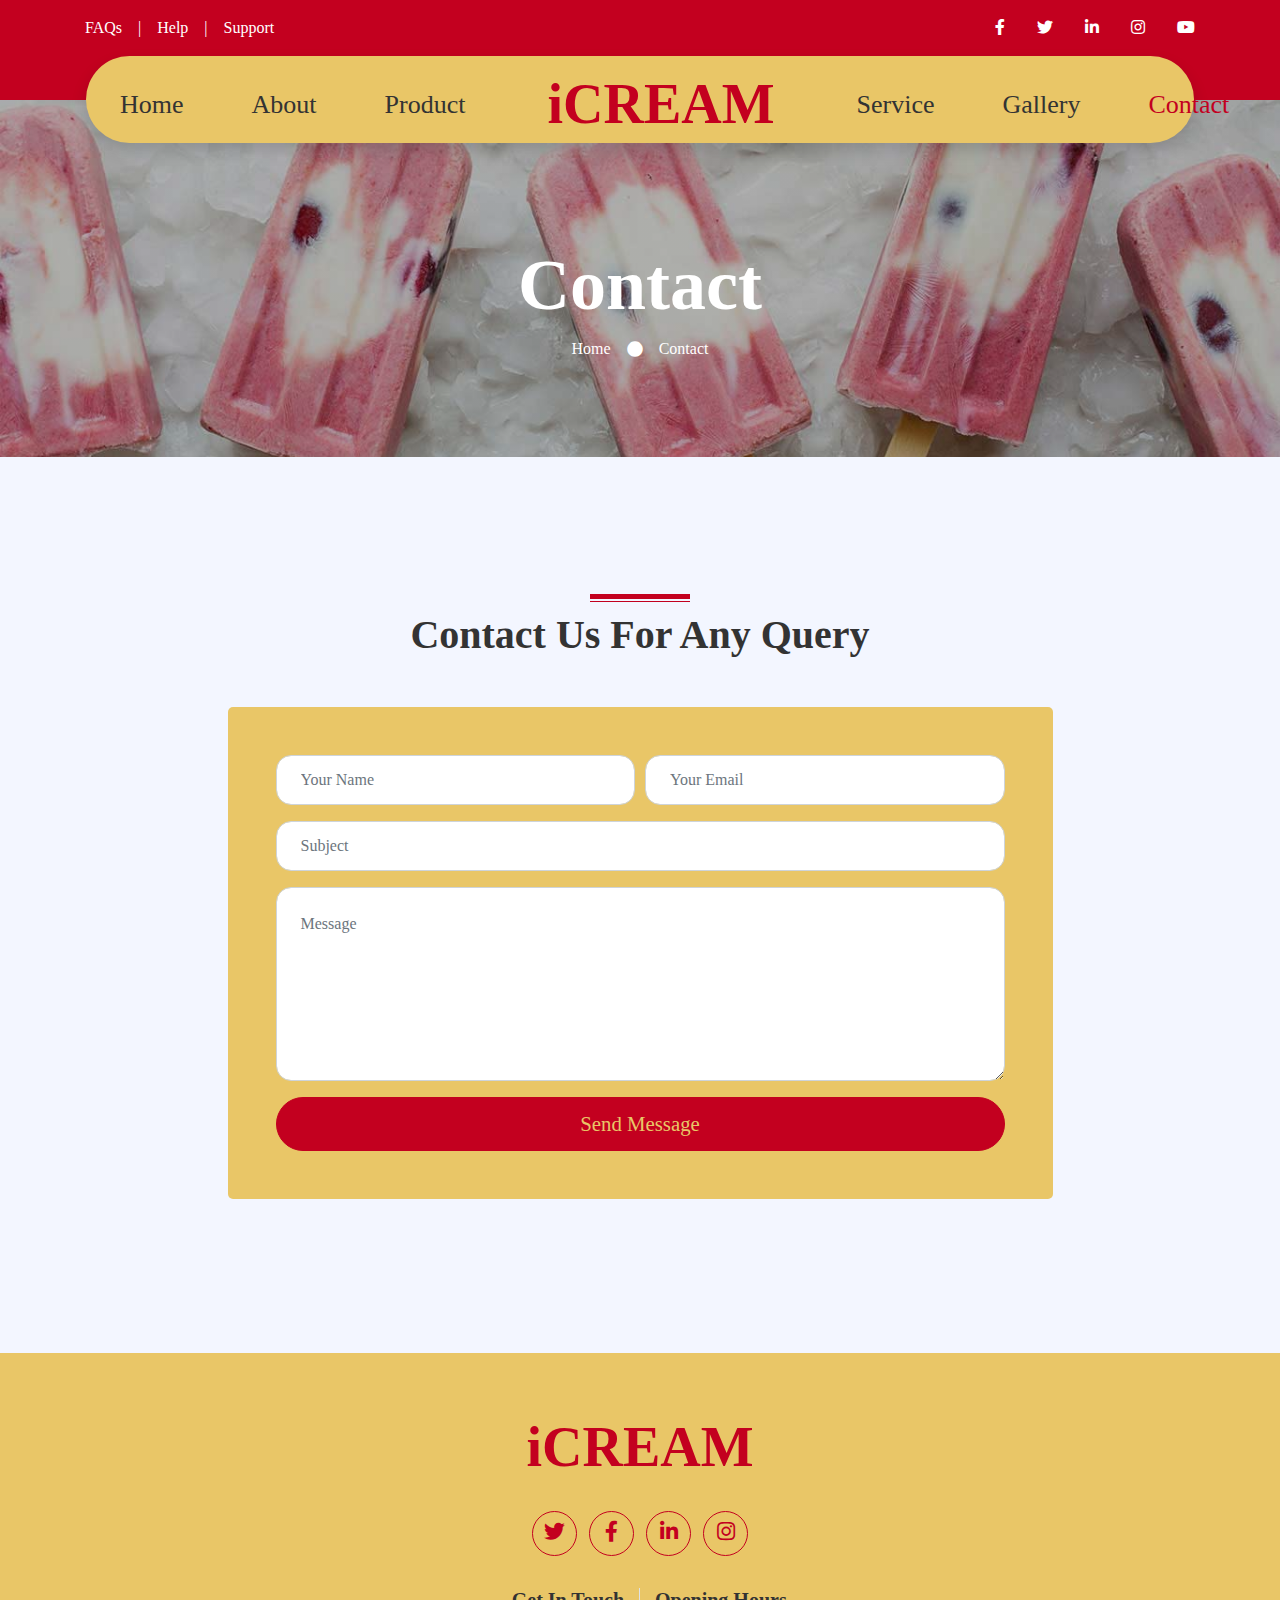
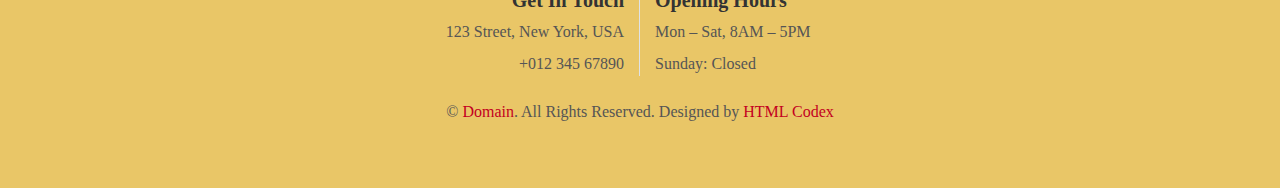
<file: contact.html>
<!DOCTYPE html>
<html lang="en">

<head>
    <meta charset="utf-8">
    <title>iCREAM - Ice Cream Shop Website Template</title>
    <meta content="width=device-width, initial-scale=1.0" name="viewport">
    <meta content="Free HTML Templates" name="keywords">
    <meta content="Free HTML Templates" name="description">

    <!-- Favicon -->
    <link href="img/favicon.ico" rel="icon">

    <!-- Google Web Fonts -->
    <link rel="preconnect" href="https://fonts.gstatic.com">
    <link href="https://fonts.googleapis.com/css2?family=Poppins:wght@400;500;600;700&display=swap" rel="stylesheet">

    <!-- Font Awesome -->
    <link href="https://cdnjs.cloudflare.com/ajax/libs/font-awesome/5.10.0/css/all.min.css" rel="stylesheet">

    <!-- Libraries Stylesheet -->
    <link href="lib/owlcarousel/assets/owl.carousel.min.css" rel="stylesheet">
    <link href="lib/lightbox/css/lightbox.min.css" rel="stylesheet">

    <!-- Customized Bootstrap Stylesheet -->
    <link href="css/style.css" rel="stylesheet">
</head>

<body>
    <!-- Topbar Start -->
    <div class="container-fluid bg-primary py-3 d-none d-md-block">
        <div class="container">
            <div class="row">
                <div class="col-md-6 text-center text-lg-left mb-2 mb-lg-0">
                    <div class="d-inline-flex align-items-center">
                        <a class="text-white pr-3" href="">FAQs</a>
                        <span class="text-white">|</span>
                        <a class="text-white px-3" href="">Help</a>
                        <span class="text-white">|</span>
                        <a class="text-white pl-3" href="">Support</a>
                    </div>
                </div>
                <div class="col-md-6 text-center text-lg-right">
                    <div class="d-inline-flex align-items-center">
                        <a class="text-white px-3" href="">
                            <i class="fab fa-facebook-f"></i>
                        </a>
                        <a class="text-white px-3" href="">
                            <i class="fab fa-twitter"></i>
                        </a>
                        <a class="text-white px-3" href="">
                            <i class="fab fa-linkedin-in"></i>
                        </a>
                        <a class="text-white px-3" href="">
                            <i class="fab fa-instagram"></i>
                        </a>
                        <a class="text-white pl-3" href="">
                            <i class="fab fa-youtube"></i>
                        </a>
                    </div>
                </div>
            </div>
        </div>
    </div>
    <!-- Topbar End -->


    <!-- Navbar Start -->
    <div class="container-fluid position-relative nav-bar p-0">
        <div class="container-lg position-relative p-0 px-lg-3" style="z-index: 9;">
            <nav class="navbar navbar-expand-lg bg-white navbar-light shadow p-lg-0">
                <a href="index.html" class="navbar-brand d-block d-lg-none">
                    <h1 class="m-0 display-4 text-primary"><span class="text-secondary">i</span>CREAM</h1>
                </a>
                <button type="button" class="navbar-toggler" data-toggle="collapse" data-target="#navbarCollapse">
                    <span class="navbar-toggler-icon"></span>
                </button>
                <div class="collapse navbar-collapse justify-content-between" id="navbarCollapse">
                    <div class="navbar-nav ml-auto py-0">
                        <a href="index.html" class="nav-item nav-link">Home</a>
                        <a href="about.html" class="nav-item nav-link">About</a>
                        <a href="product.html" class="nav-item nav-link">Product</a>
                    </div>
                    <a href="index.html" class="navbar-brand mx-5 d-none d-lg-block">
                        <h1 class="m-0 display-4 text-primary"><span class="text-secondary">i</span>CREAM</h1>
                    </a>
                    <div class="navbar-nav mr-auto py-0">
                        <a href="service.html" class="nav-item nav-link">Service</a>
                        <a href="gallery.html" class="nav-item nav-link">Gallery</a>
                        <a href="contact.html" class="nav-item nav-link active">Contact</a>
                    </div>
                </div>
            </nav>
        </div>
    </div>
    <!-- Navbar End -->


    <!-- Header Start -->
    <div class="jumbotron jumbotron-fluid page-header" style="margin-bottom: 90px;">
        <div class="container text-center py-5">
            <h1 class="text-white display-3 mt-lg-5">Contact</h1>
            <div class="d-inline-flex align-items-center text-white">
                <p class="m-0"><a class="text-white" href="">Home</a></p>
                <i class="fa fa-circle px-3"></i>
                <p class="m-0">Contact</p>
            </div>
        </div>
    </div>
    <!-- Header End -->


    <!-- Contact Start -->
    <div class="container-fluid py-5">
        <div class="container py-5">
            <div class="row justify-content-center">
                <div class="col-lg-6">
                    <h1 class="section-title position-relative text-center mb-5">Contact Us For Any Query</h1>
                </div>
            </div>
            <div class="row justify-content-center">
                <div class="col-lg-9">
                    <div class="contact-form bg-light rounded p-5">
                        <div id="success"></div>
                        <form name="sentMessage" id="contactForm" novalidate="novalidate">
                            <div class="form-row">
                                <div class="col-sm-6 control-group">
                                    <input type="text" class="form-control p-4" id="name" placeholder="Your Name" required="required" data-validation-required-message="Please enter your name" />
                                    <p class="help-block text-danger"></p>
                                </div>
                                <div class="col-sm-6 control-group">
                                    <input type="email" class="form-control p-4" id="email" placeholder="Your Email" required="required" data-validation-required-message="Please enter your email" />
                                    <p class="help-block text-danger"></p>
                                </div>
                            </div>
                            <div class="control-group">
                                <input type="text" class="form-control p-4" id="subject" placeholder="Subject" required="required" data-validation-required-message="Please enter a subject" />
                                <p class="help-block text-danger"></p>
                            </div>
                            <div class="control-group">
                                <textarea class="form-control p-4" rows="6" id="message" placeholder="Message" required="required" data-validation-required-message="Please enter your message"></textarea>
                                <p class="help-block text-danger"></p>
                            </div>
                            <div>
                                <button class="btn btn-primary btn-block py-3 px-5" type="submit" id="sendMessageButton">Send Message</button>
                            </div>
                        </form>
                    </div>
                </div>
            </div>
        </div>
    </div>
    <!-- Contact End -->


    <!-- Footer Start -->
    <div class="container-fluid footer bg-light py-5" style="margin-top: 90px;">
        <div class="container text-center py-5">
            <div class="row">
                <div class="col-12 mb-4">
                    <a href="index.html" class="navbar-brand m-0">
                        <h1 class="m-0 mt-n2 display-4 text-primary"><span class="text-secondary">i</span>CREAM</h1>
                    </a>
                </div>
                <div class="col-12 mb-4">
                    <a class="btn btn-outline-secondary btn-social mr-2" href="#"><i class="fab fa-twitter"></i></a>
                    <a class="btn btn-outline-secondary btn-social mr-2" href="#"><i class="fab fa-facebook-f"></i></a>
                    <a class="btn btn-outline-secondary btn-social mr-2" href="#"><i class="fab fa-linkedin-in"></i></a>
                    <a class="btn btn-outline-secondary btn-social" href="#"><i class="fab fa-instagram"></i></a>
                </div>
                <div class="col-12 mt-2 mb-4">
                    <div class="row">
                        <div class="col-sm-6 text-center text-sm-right border-right mb-3 mb-sm-0">
                            <h5 class="font-weight-bold mb-2">Get In Touch</h5>
                            <p class="mb-2">123 Street, New York, USA</p>
                            <p class="mb-0">+012 345 67890</p>
                        </div>
                        <div class="col-sm-6 text-center text-sm-left">
                            <h5 class="font-weight-bold mb-2">Opening Hours</h5>
                            <p class="mb-2">Mon – Sat, 8AM – 5PM</p>
                            <p class="mb-0">Sunday: Closed</p>
                        </div>
                    </div>
                </div>
                <div class="col-12">
                    <p class="m-0">&copy; <a href="#">Domain</a>. All Rights Reserved. Designed by <a href="https://htmlcodex.com">HTML Codex</a>
                    </p>
                </div>
            </div>
        </div>
    </div>
    <!-- Footer End -->


    <!-- Back to Top -->
    <a href="#" class="btn btn-secondary px-2 back-to-top"><i class="fa fa-angle-double-up"></i></a>


    <!-- JavaScript Libraries -->
    <script src="https://code.jquery.com/jquery-3.4.1.min.js"></script>
    <script src="https://stackpath.bootstrapcdn.com/bootstrap/4.4.1/js/bootstrap.bundle.min.js"></script>
    <script src="lib/easing/easing.min.js"></script>
    <script src="lib/waypoints/waypoints.min.js"></script>
    <script src="lib/owlcarousel/owl.carousel.min.js"></script>
    <script src="lib/isotope/isotope.pkgd.min.js"></script>
    <script src="lib/lightbox/js/lightbox.min.js"></script>

    <!-- Contact Javascript File -->
    <script src="mail/jqBootstrapValidation.min.js"></script>
    <script src="mail/contact.js"></script>

    <!-- Template Javascript -->
    <script src="js/main.js"></script>
</body>

</html>
</file>
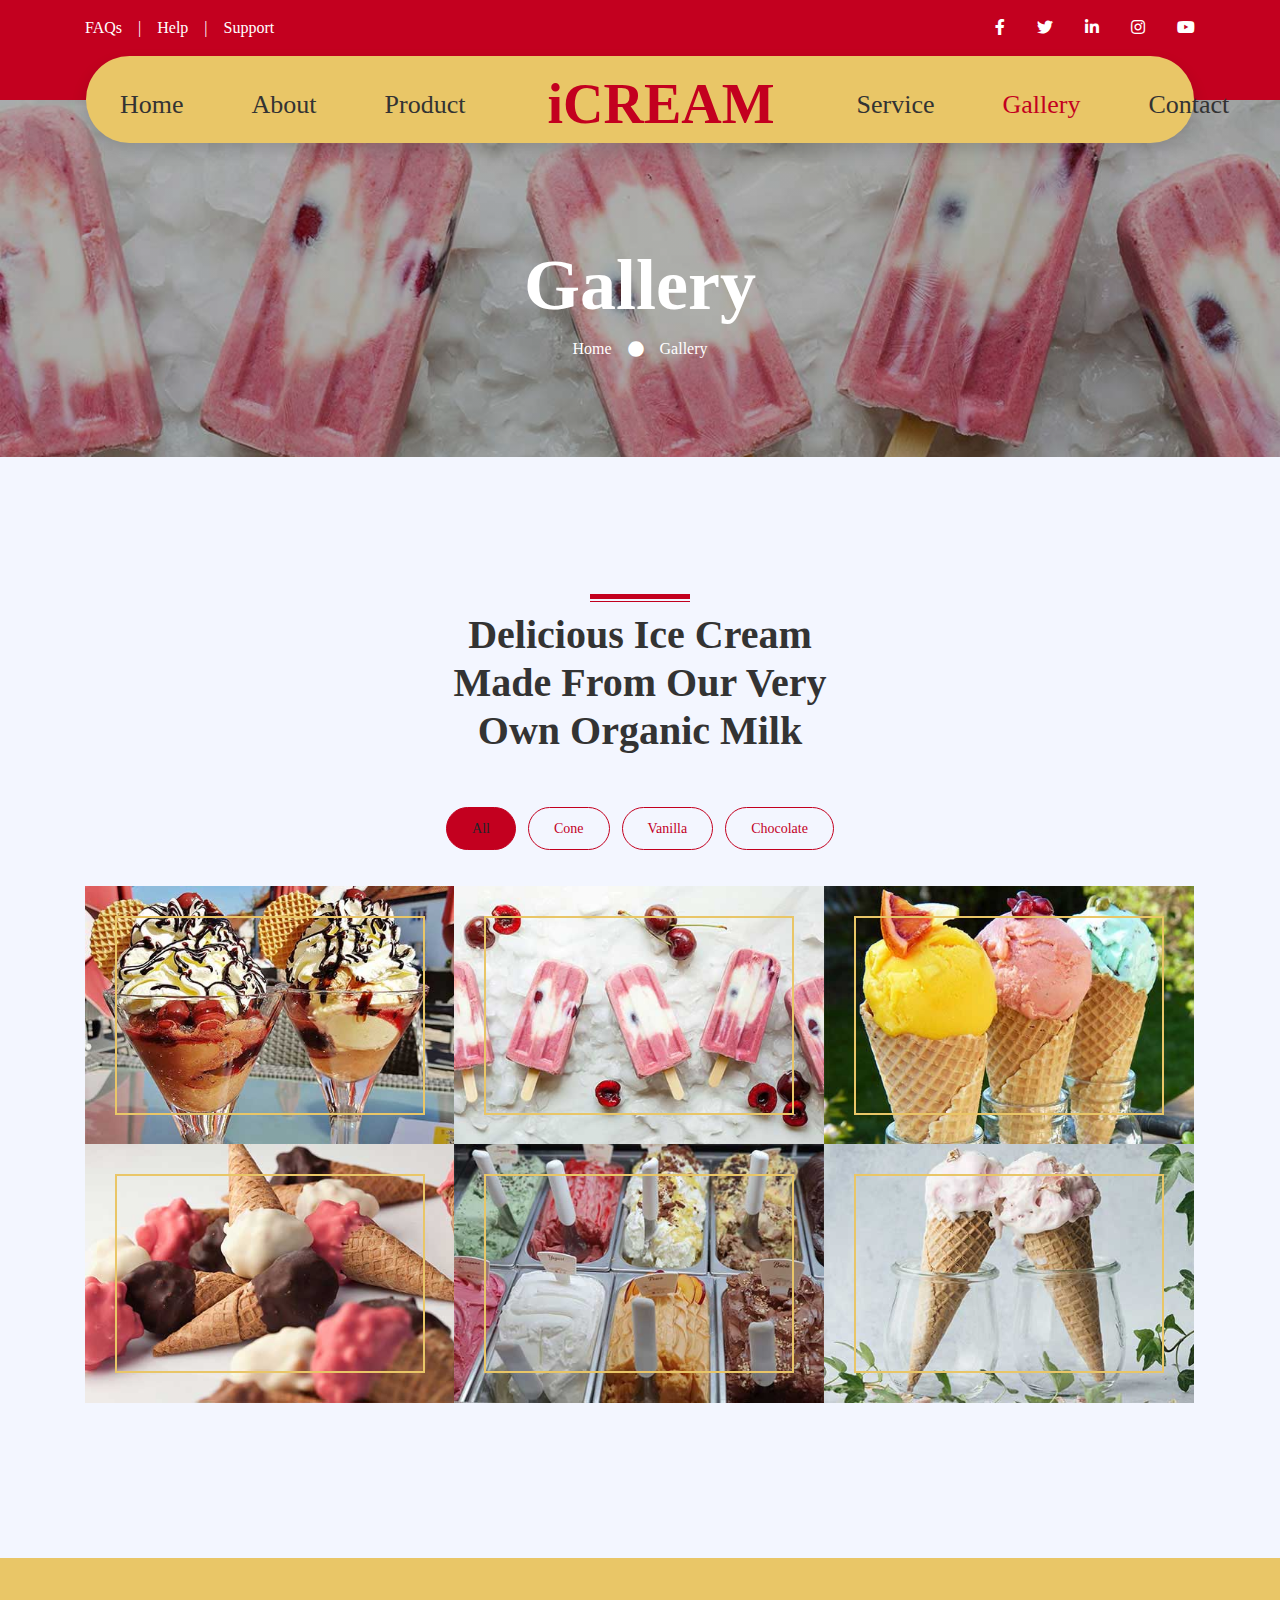
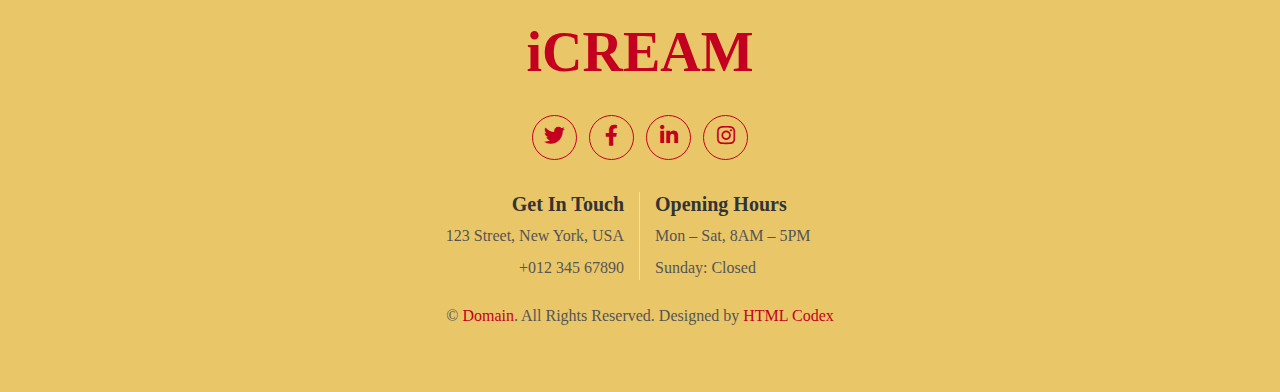
<file: gallery.html>
<!DOCTYPE html>
<html lang="en">

<head>
    <meta charset="utf-8">
    <title>iCREAM - Ice Cream Shop Website Template</title>
    <meta content="width=device-width, initial-scale=1.0" name="viewport">
    <meta content="Free HTML Templates" name="keywords">
    <meta content="Free HTML Templates" name="description">

    <!-- Favicon -->
    <link href="img/favicon.ico" rel="icon">

    <!-- Google Web Fonts -->
    <link rel="preconnect" href="https://fonts.gstatic.com">
    <link href="https://fonts.googleapis.com/css2?family=Poppins:wght@400;500;600;700&display=swap" rel="stylesheet">

    <!-- Font Awesome -->
    <link href="https://cdnjs.cloudflare.com/ajax/libs/font-awesome/5.10.0/css/all.min.css" rel="stylesheet">

    <!-- Libraries Stylesheet -->
    <link href="lib/owlcarousel/assets/owl.carousel.min.css" rel="stylesheet">
    <link href="lib/lightbox/css/lightbox.min.css" rel="stylesheet">

    <!-- Customized Bootstrap Stylesheet -->
    <link href="css/style.css" rel="stylesheet">
</head>

<body>
    <!-- Topbar Start -->
    <div class="container-fluid bg-primary py-3 d-none d-md-block">
        <div class="container">
            <div class="row">
                <div class="col-md-6 text-center text-lg-left mb-2 mb-lg-0">
                    <div class="d-inline-flex align-items-center">
                        <a class="text-white pr-3" href="">FAQs</a>
                        <span class="text-white">|</span>
                        <a class="text-white px-3" href="">Help</a>
                        <span class="text-white">|</span>
                        <a class="text-white pl-3" href="">Support</a>
                    </div>
                </div>
                <div class="col-md-6 text-center text-lg-right">
                    <div class="d-inline-flex align-items-center">
                        <a class="text-white px-3" href="">
                            <i class="fab fa-facebook-f"></i>
                        </a>
                        <a class="text-white px-3" href="">
                            <i class="fab fa-twitter"></i>
                        </a>
                        <a class="text-white px-3" href="">
                            <i class="fab fa-linkedin-in"></i>
                        </a>
                        <a class="text-white px-3" href="">
                            <i class="fab fa-instagram"></i>
                        </a>
                        <a class="text-white pl-3" href="">
                            <i class="fab fa-youtube"></i>
                        </a>
                    </div>
                </div>
            </div>
        </div>
    </div>
    <!-- Topbar End -->


    <!-- Navbar Start -->
    <div class="container-fluid position-relative nav-bar p-0">
        <div class="container-lg position-relative p-0 px-lg-3" style="z-index: 9;">
            <nav class="navbar navbar-expand-lg bg-white navbar-light shadow p-lg-0">
                <a href="index.html" class="navbar-brand d-block d-lg-none">
                    <h1 class="m-0 display-4 text-primary"><span class="text-secondary">i</span>CREAM</h1>
                </a>
                <button type="button" class="navbar-toggler" data-toggle="collapse" data-target="#navbarCollapse">
                    <span class="navbar-toggler-icon"></span>
                </button>
                <div class="collapse navbar-collapse justify-content-between" id="navbarCollapse">
                    <div class="navbar-nav ml-auto py-0">
                        <a href="index.html" class="nav-item nav-link">Home</a>
                        <a href="about.html" class="nav-item nav-link">About</a>
                        <a href="product.html" class="nav-item nav-link">Product</a>
                    </div>
                    <a href="index.html" class="navbar-brand mx-5 d-none d-lg-block">
                        <h1 class="m-0 display-4 text-primary"><span class="text-secondary">i</span>CREAM</h1>
                    </a>
                    <div class="navbar-nav mr-auto py-0">
                        <a href="service.html" class="nav-item nav-link">Service</a>
                        <a href="gallery.html" class="nav-item nav-link active">Gallery</a>
                        <a href="contact.html" class="nav-item nav-link">Contact</a>
                    </div>
                </div>
            </nav>
        </div>
    </div>
    <!-- Navbar End -->


    <!-- Header Start -->
    <div class="jumbotron jumbotron-fluid page-header" style="margin-bottom: 90px;">
        <div class="container text-center py-5">
            <h1 class="text-white display-3 mt-lg-5">Gallery</h1>
            <div class="d-inline-flex align-items-center text-white">
                <p class="m-0"><a class="text-white" href="">Home</a></p>
                <i class="fa fa-circle px-3"></i>
                <p class="m-0">Gallery</p>
            </div>
        </div>
    </div>
    <!-- Header End -->


    <!-- Portfolio Start -->
    <div class="container-fluid py-5 px-0">
        <div class="container py-5">
            <div class="row justify-content-center">
                <div class="col-lg-5">
                    <h1 class="section-title position-relative text-center mb-5">Delicious Ice Cream Made From Our Very Own Organic Milk</h1>
                </div>
            </div>
            <div class="row">
                <div class="col-12 text-center">
                    <ul class="list-inline mb-4 pb-2" id="portfolio-flters">
                        <li class="btn btn-sm btn-outline-primary m-1 active"  data-filter="*">All</li>
                        <li class="btn btn-sm btn-outline-primary m-1" data-filter=".first">Cone</li>
                        <li class="btn btn-sm btn-outline-primary m-1" data-filter=".second">Vanilla</li>
                        <li class="btn btn-sm btn-outline-primary m-1" data-filter=".third">Chocolate</li>
                    </ul>
                </div>
            </div>
            <div class="row m-0 portfolio-container">
                <div class="col-lg-4 col-md-6 p-0 portfolio-item first">
                    <div class="position-relative overflow-hidden">
                        <img class="img-fluid w-100" src="img/portfolio-1.jpg" alt="">
                        <a class="portfolio-btn" href="img/portfolio-1.jpg" data-lightbox="portfolio">
                            <i class="fa fa-plus text-primary" style="font-size: 60px;"></i>
                        </a>
                    </div>
                </div>
                <div class="col-lg-4 col-md-6 p-0 portfolio-item second">
                    <div class="position-relative overflow-hidden">
                        <img class="img-fluid w-100" src="img/portfolio-2.jpg" alt="">
                        <a class="portfolio-btn" href="img/portfolio-2.jpg" data-lightbox="portfolio">
                            <i class="fa fa-plus text-primary" style="font-size: 60px;"></i>
                        </a>
                    </div>
                </div>
                <div class="col-lg-4 col-md-6 p-0 portfolio-item third">
                    <div class="position-relative overflow-hidden">
                        <img class="img-fluid w-100" src="img/portfolio-3.jpg" alt="">
                        <a class="portfolio-btn" href="img/portfolio-3.jpg" data-lightbox="portfolio">
                            <i class="fa fa-plus text-primary" style="font-size: 60px;"></i>
                        </a>
                    </div>
                </div>
                <div class="col-lg-4 col-md-6 p-0 portfolio-item first">
                    <div class="position-relative overflow-hidden">
                        <img class="img-fluid w-100" src="img/portfolio-4.jpg" alt="">
                        <a class="portfolio-btn" href="img/portfolio-4.jpg" data-lightbox="portfolio">
                            <i class="fa fa-plus text-primary" style="font-size: 60px;"></i>
                        </a>
                    </div>
                </div>
                <div class="col-lg-4 col-md-6 p-0 portfolio-item second">
                    <div class="position-relative overflow-hidden">
                        <img class="img-fluid w-100" src="img/portfolio-5.jpg" alt="">
                        <a class="portfolio-btn" href="img/portfolio-5.jpg" data-lightbox="portfolio">
                            <i class="fa fa-plus text-primary" style="font-size: 60px;"></i>
                        </a>
                    </div>
                </div>
                <div class="col-lg-4 col-md-6 p-0 portfolio-item third">
                    <div class="position-relative overflow-hidden">
                        <img class="img-fluid w-100" src="img/portfolio-6.jpg" alt="">
                        <a class="portfolio-btn" href="img/portfolio-6.jpg" data-lightbox="portfolio">
                            <i class="fa fa-plus text-primary" style="font-size: 60px;"></i>
                        </a>
                    </div>
                </div>
            </div>
        </div>
    </div>
    <!-- Portfolio End -->


    <!-- Footer Start -->
    <div class="container-fluid footer bg-light py-5" style="margin-top: 90px;">
        <div class="container text-center py-5">
            <div class="row">
                <div class="col-12 mb-4">
                    <a href="index.html" class="navbar-brand m-0">
                        <h1 class="m-0 mt-n2 display-4 text-primary"><span class="text-secondary">i</span>CREAM</h1>
                    </a>
                </div>
                <div class="col-12 mb-4">
                    <a class="btn btn-outline-secondary btn-social mr-2" href="#"><i class="fab fa-twitter"></i></a>
                    <a class="btn btn-outline-secondary btn-social mr-2" href="#"><i class="fab fa-facebook-f"></i></a>
                    <a class="btn btn-outline-secondary btn-social mr-2" href="#"><i class="fab fa-linkedin-in"></i></a>
                    <a class="btn btn-outline-secondary btn-social" href="#"><i class="fab fa-instagram"></i></a>
                </div>
                <div class="col-12 mt-2 mb-4">
                    <div class="row">
                        <div class="col-sm-6 text-center text-sm-right border-right mb-3 mb-sm-0">
                            <h5 class="font-weight-bold mb-2">Get In Touch</h5>
                            <p class="mb-2">123 Street, New York, USA</p>
                            <p class="mb-0">+012 345 67890</p>
                        </div>
                        <div class="col-sm-6 text-center text-sm-left">
                            <h5 class="font-weight-bold mb-2">Opening Hours</h5>
                            <p class="mb-2">Mon – Sat, 8AM – 5PM</p>
                            <p class="mb-0">Sunday: Closed</p>
                        </div>
                    </div>
                </div>
                <div class="col-12">
                    <p class="m-0">&copy; <a href="#">Domain</a>. All Rights Reserved. Designed by <a href="https://htmlcodex.com">HTML Codex</a>
                    </p>
                </div>
            </div>
        </div>
    </div>
    <!-- Footer End -->


    <!-- Back to Top -->
    <a href="#" class="btn btn-secondary px-2 back-to-top"><i class="fa fa-angle-double-up"></i></a>


    <!-- JavaScript Libraries -->
    <script src="https://code.jquery.com/jquery-3.4.1.min.js"></script>
    <script src="https://stackpath.bootstrapcdn.com/bootstrap/4.4.1/js/bootstrap.bundle.min.js"></script>
    <script src="lib/easing/easing.min.js"></script>
    <script src="lib/waypoints/waypoints.min.js"></script>
    <script src="lib/owlcarousel/owl.carousel.min.js"></script>
    <script src="lib/isotope/isotope.pkgd.min.js"></script>
    <script src="lib/lightbox/js/lightbox.min.js"></script>

    <!-- Contact Javascript File -->
    <script src="mail/jqBootstrapValidation.min.js"></script>
    <script src="mail/contact.js"></script>

    <!-- Template Javascript -->
    <script src="js/main.js"></script>
</body>

</html>
</file>
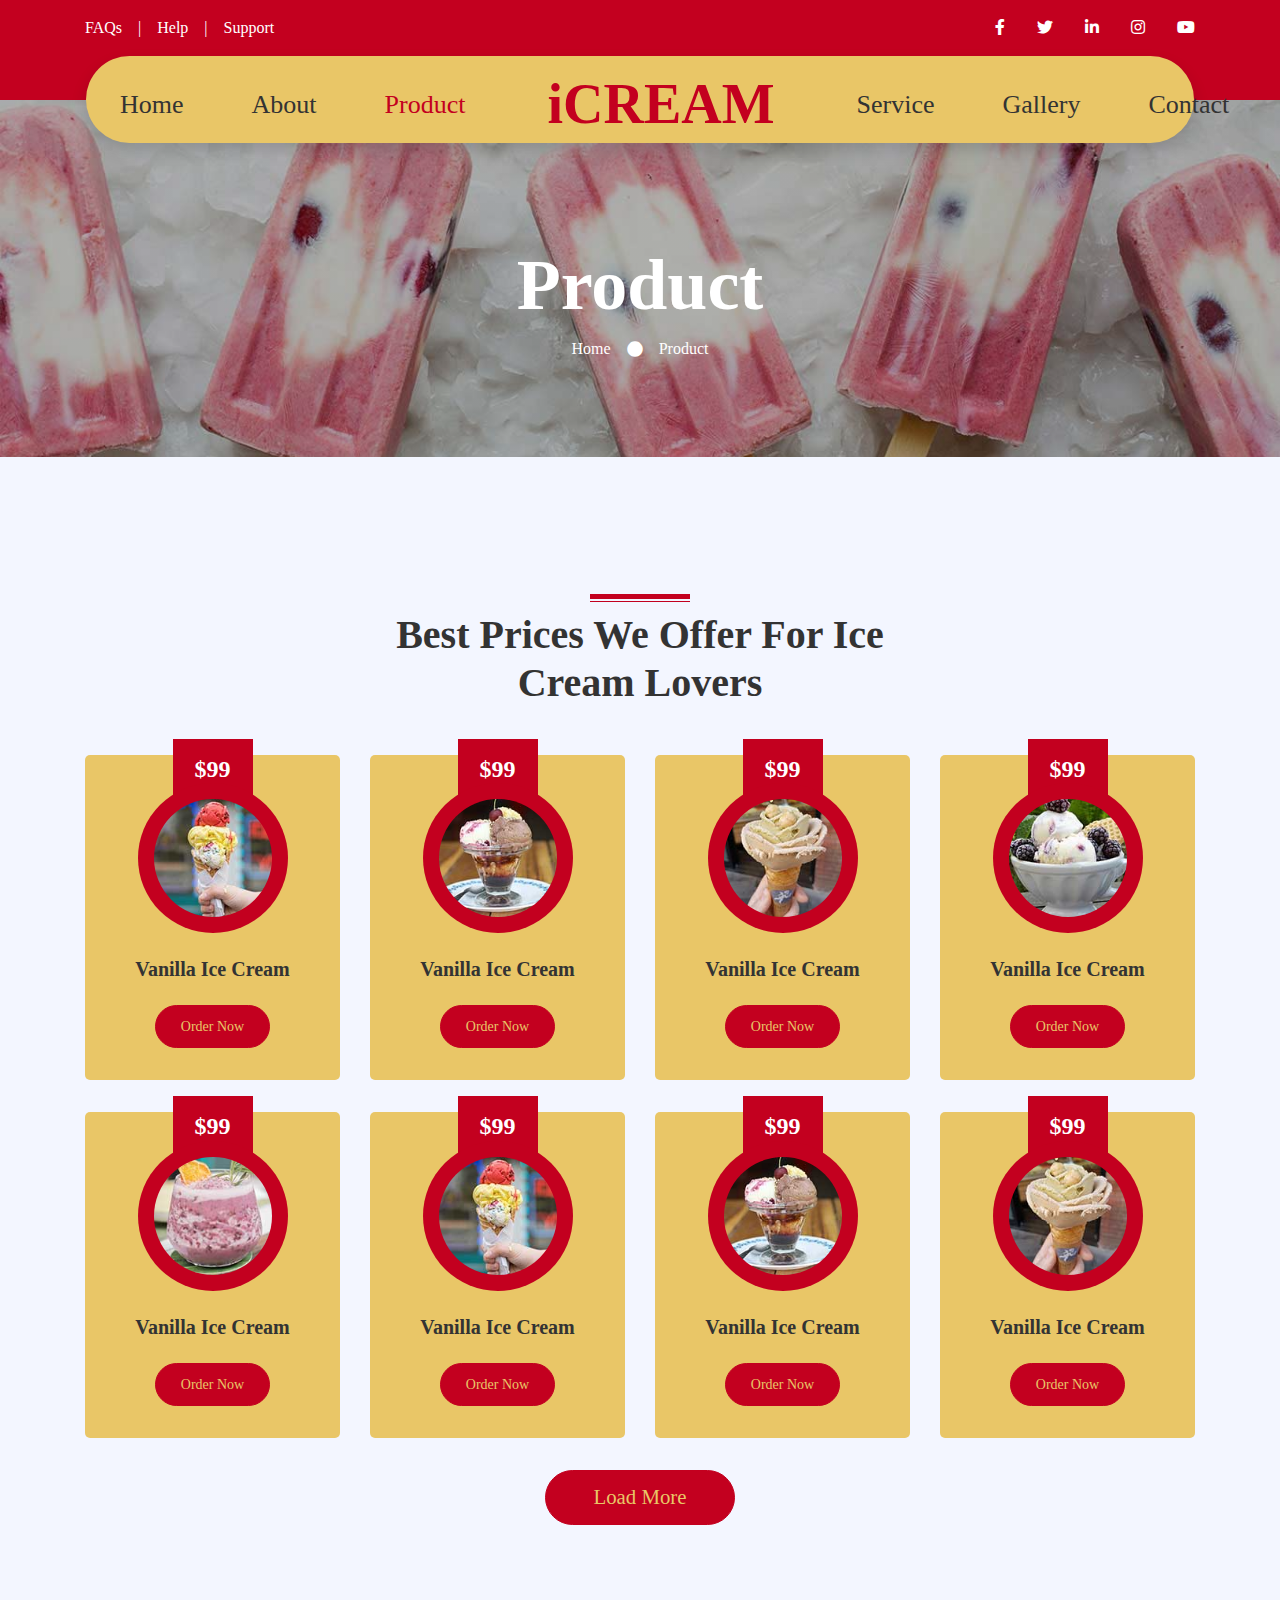
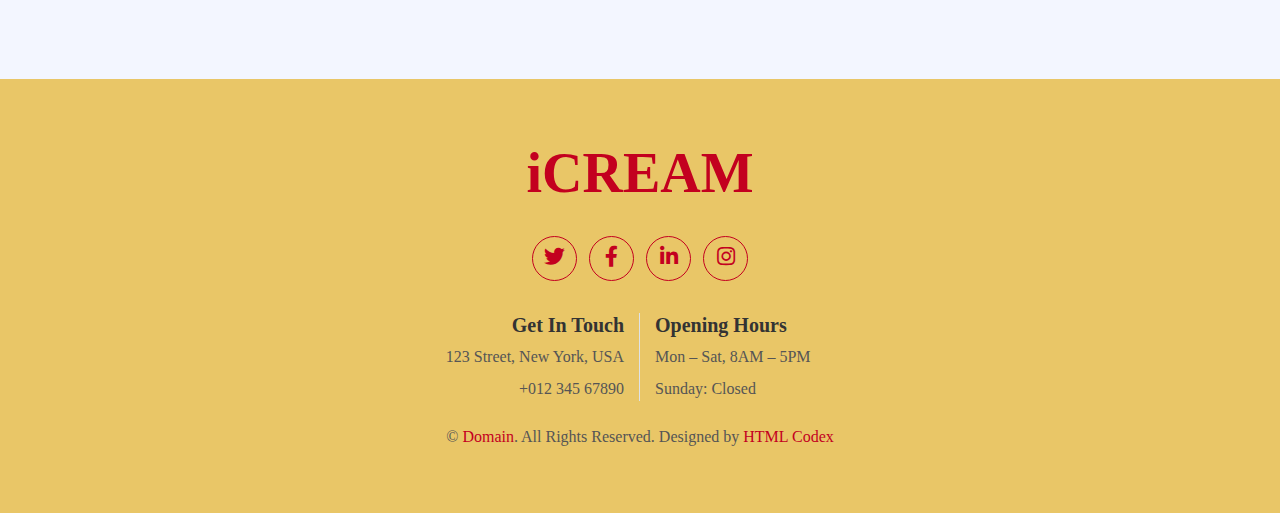
<file: product.html>
<!DOCTYPE html>
<html lang="en">

<head>
    <meta charset="utf-8">
    <title>iCREAM - Ice Cream Shop Website Template</title>
    <meta content="width=device-width, initial-scale=1.0" name="viewport">
    <meta content="Free HTML Templates" name="keywords">
    <meta content="Free HTML Templates" name="description">

    <!-- Favicon -->
    <link href="img/favicon.ico" rel="icon">

    <!-- Google Web Fonts -->
    <link rel="preconnect" href="https://fonts.gstatic.com">
    <link href="https://fonts.googleapis.com/css2?family=Poppins:wght@400;500;600;700&display=swap" rel="stylesheet">

    <!-- Font Awesome -->
    <link href="https://cdnjs.cloudflare.com/ajax/libs/font-awesome/5.10.0/css/all.min.css" rel="stylesheet">

    <!-- Libraries Stylesheet -->
    <link href="lib/owlcarousel/assets/owl.carousel.min.css" rel="stylesheet">
    <link href="lib/lightbox/css/lightbox.min.css" rel="stylesheet">

    <!-- Customized Bootstrap Stylesheet -->
    <link href="css/style.css" rel="stylesheet">
</head>

<body>
    <!-- Topbar Start -->
    <div class="container-fluid bg-primary py-3 d-none d-md-block">
        <div class="container">
            <div class="row">
                <div class="col-md-6 text-center text-lg-left mb-2 mb-lg-0">
                    <div class="d-inline-flex align-items-center">
                        <a class="text-white pr-3" href="">FAQs</a>
                        <span class="text-white">|</span>
                        <a class="text-white px-3" href="">Help</a>
                        <span class="text-white">|</span>
                        <a class="text-white pl-3" href="">Support</a>
                    </div>
                </div>
                <div class="col-md-6 text-center text-lg-right">
                    <div class="d-inline-flex align-items-center">
                        <a class="text-white px-3" href="">
                            <i class="fab fa-facebook-f"></i>
                        </a>
                        <a class="text-white px-3" href="">
                            <i class="fab fa-twitter"></i>
                        </a>
                        <a class="text-white px-3" href="">
                            <i class="fab fa-linkedin-in"></i>
                        </a>
                        <a class="text-white px-3" href="">
                            <i class="fab fa-instagram"></i>
                        </a>
                        <a class="text-white pl-3" href="">
                            <i class="fab fa-youtube"></i>
                        </a>
                    </div>
                </div>
            </div>
        </div>
    </div>
    <!-- Topbar End -->


    <!-- Navbar Start -->
    <div class="container-fluid position-relative nav-bar p-0">
        <div class="container-lg position-relative p-0 px-lg-3" style="z-index: 9;">
            <nav class="navbar navbar-expand-lg bg-white navbar-light shadow p-lg-0">
                <a href="index.html" class="navbar-brand d-block d-lg-none">
                    <h1 class="m-0 display-4 text-primary"><span class="text-secondary">i</span>CREAM</h1>
                </a>
                <button type="button" class="navbar-toggler" data-toggle="collapse" data-target="#navbarCollapse">
                    <span class="navbar-toggler-icon"></span>
                </button>
                <div class="collapse navbar-collapse justify-content-between" id="navbarCollapse">
                    <div class="navbar-nav ml-auto py-0">
                        <a href="index.html" class="nav-item nav-link">Home</a>
                        <a href="about.html" class="nav-item nav-link">About</a>
                        <a href="product.html" class="nav-item nav-link active">Product</a>
                    </div>
                    <a href="index.html" class="navbar-brand mx-5 d-none d-lg-block">
                        <h1 class="m-0 display-4 text-primary"><span class="text-secondary">i</span>CREAM</h1>
                    </a>
                    <div class="navbar-nav mr-auto py-0">
                        <a href="service.html" class="nav-item nav-link">Service</a>
                        <a href="gallery.html" class="nav-item nav-link">Gallery</a>
                        <a href="contact.html" class="nav-item nav-link">Contact</a>
                    </div>
                </div>
            </nav>
        </div>
    </div>
    <!-- Navbar End -->


    <!-- Header Start -->
    <div class="jumbotron jumbotron-fluid page-header" style="margin-bottom: 90px;">
        <div class="container text-center py-5">
            <h1 class="text-white display-3 mt-lg-5">Product</h1>
            <div class="d-inline-flex align-items-center text-white">
                <p class="m-0"><a class="text-white" href="">Home</a></p>
                <i class="fa fa-circle px-3"></i>
                <p class="m-0">Product</p>
            </div>
        </div>
    </div>
    <!-- Header End -->


    <!-- Products Start -->
    <div class="container-fluid py-5">
        <div class="container py-5">
            <div class="row justify-content-center">
                <div class="col-lg-6">
                    <h1 class="section-title position-relative text-center mb-5">Best Prices We Offer For Ice Cream Lovers</h1>
                </div>
            </div>
            <div class="row">
                <div class="col-lg-3 col-md-6 mb-4 pb-2">
                    <div class="product-item d-flex flex-column align-items-center text-center bg-light rounded py-5 px-3">
                        <div class="bg-primary mt-n5 py-3" style="width: 80px;">
                            <h4 class="font-weight-bold text-white mb-0">$99</h4>
                        </div>
                        <div class="position-relative bg-primary rounded-circle mt-n3 mb-4 p-3" style="width: 150px; height: 150px;">
                            <img class="rounded-circle w-100 h-100" src="img/product-1.jpg" style="object-fit: cover;">
                        </div>
                        <h5 class="font-weight-bold mb-4">Vanilla Ice Cream</h5>
                        <a href="" class="btn btn-sm btn-secondary">Order Now</a>
                    </div>
                </div>
                <div class="col-lg-3 col-md-6 mb-4 pb-2">
                    <div class="product-item d-flex flex-column align-items-center text-center bg-light rounded py-5 px-3">
                        <div class="bg-primary mt-n5 py-3" style="width: 80px;">
                            <h4 class="font-weight-bold text-white mb-0">$99</h4>
                        </div>
                        <div class="position-relative bg-primary rounded-circle mt-n3 mb-4 p-3" style="width: 150px; height: 150px;">
                            <img class="rounded-circle w-100 h-100" src="img/product-2.jpg" style="object-fit: cover;">
                        </div>
                        <h5 class="font-weight-bold mb-4">Vanilla Ice Cream</h5>
                        <a href="" class="btn btn-sm btn-secondary">Order Now</a>
                    </div>
                </div>
                <div class="col-lg-3 col-md-6 mb-4 pb-2">
                    <div class="product-item d-flex flex-column align-items-center text-center bg-light rounded py-5 px-3">
                        <div class="bg-primary mt-n5 py-3" style="width: 80px;">
                            <h4 class="font-weight-bold text-white mb-0">$99</h4>
                        </div>
                        <div class="position-relative bg-primary rounded-circle mt-n3 mb-4 p-3" style="width: 150px; height: 150px;">
                            <img class="rounded-circle w-100 h-100" src="img/product-3.jpg" style="object-fit: cover;">
                        </div>
                        <h5 class="font-weight-bold mb-4">Vanilla Ice Cream</h5>
                        <a href="" class="btn btn-sm btn-secondary">Order Now</a>
                    </div>
                </div>
                <div class="col-lg-3 col-md-6 mb-4 pb-2">
                    <div class="product-item d-flex flex-column align-items-center text-center bg-light rounded py-5 px-3">
                        <div class="bg-primary mt-n5 py-3" style="width: 80px;">
                            <h4 class="font-weight-bold text-white mb-0">$99</h4>
                        </div>
                        <div class="position-relative bg-primary rounded-circle mt-n3 mb-4 p-3" style="width: 150px; height: 150px;">
                            <img class="rounded-circle w-100 h-100" src="img/product-4.jpg" style="object-fit: cover;">
                        </div>
                        <h5 class="font-weight-bold mb-4">Vanilla Ice Cream</h5>
                        <a href="" class="btn btn-sm btn-secondary">Order Now</a>
                    </div>
                </div>
                <div class="col-lg-3 col-md-6 mb-4 pb-2">
                    <div class="product-item d-flex flex-column align-items-center text-center bg-light rounded py-5 px-3">
                        <div class="bg-primary mt-n5 py-3" style="width: 80px;">
                            <h4 class="font-weight-bold text-white mb-0">$99</h4>
                        </div>
                        <div class="position-relative bg-primary rounded-circle mt-n3 mb-4 p-3" style="width: 150px; height: 150px;">
                            <img class="rounded-circle w-100 h-100" src="img/product-5.jpg" style="object-fit: cover;">
                        </div>
                        <h5 class="font-weight-bold mb-4">Vanilla Ice Cream</h5>
                        <a href="" class="btn btn-sm btn-secondary">Order Now</a>
                    </div>
                </div>
                <div class="col-lg-3 col-md-6 mb-4 pb-2">
                    <div class="product-item d-flex flex-column align-items-center text-center bg-light rounded py-5 px-3">
                        <div class="bg-primary mt-n5 py-3" style="width: 80px;">
                            <h4 class="font-weight-bold text-white mb-0">$99</h4>
                        </div>
                        <div class="position-relative bg-primary rounded-circle mt-n3 mb-4 p-3" style="width: 150px; height: 150px;">
                            <img class="rounded-circle w-100 h-100" src="img/product-1.jpg" style="object-fit: cover;">
                        </div>
                        <h5 class="font-weight-bold mb-4">Vanilla Ice Cream</h5>
                        <a href="" class="btn btn-sm btn-secondary">Order Now</a>
                    </div>
                </div>
                <div class="col-lg-3 col-md-6 mb-4 pb-2">
                    <div class="product-item d-flex flex-column align-items-center text-center bg-light rounded py-5 px-3">
                        <div class="bg-primary mt-n5 py-3" style="width: 80px;">
                            <h4 class="font-weight-bold text-white mb-0">$99</h4>
                        </div>
                        <div class="position-relative bg-primary rounded-circle mt-n3 mb-4 p-3" style="width: 150px; height: 150px;">
                            <img class="rounded-circle w-100 h-100" src="img/product-2.jpg" style="object-fit: cover;">
                        </div>
                        <h5 class="font-weight-bold mb-4">Vanilla Ice Cream</h5>
                        <a href="" class="btn btn-sm btn-secondary">Order Now</a>
                    </div>
                </div>
                <div class="col-lg-3 col-md-6 mb-4 pb-2">
                    <div class="product-item d-flex flex-column align-items-center text-center bg-light rounded py-5 px-3">
                        <div class="bg-primary mt-n5 py-3" style="width: 80px;">
                            <h4 class="font-weight-bold text-white mb-0">$99</h4>
                        </div>
                        <div class="position-relative bg-primary rounded-circle mt-n3 mb-4 p-3" style="width: 150px; height: 150px;">
                            <img class="rounded-circle w-100 h-100" src="img/product-3.jpg" style="object-fit: cover;">
                        </div>
                        <h5 class="font-weight-bold mb-4">Vanilla Ice Cream</h5>
                        <a href="" class="btn btn-sm btn-secondary">Order Now</a>
                    </div>
                </div>
                <div class="col-12 text-center">
                    <a href="" class="btn btn-primary py-3 px-5">Load More</a>
                </div>
            </div>
        </div>
    </div>
    <!-- Products End -->


    <!-- Footer Start -->
    <div class="container-fluid footer bg-light py-5" style="margin-top: 90px;">
        <div class="container text-center py-5">
            <div class="row">
                <div class="col-12 mb-4">
                    <a href="index.html" class="navbar-brand m-0">
                        <h1 class="m-0 mt-n2 display-4 text-primary"><span class="text-secondary">i</span>CREAM</h1>
                    </a>
                </div>
                <div class="col-12 mb-4">
                    <a class="btn btn-outline-secondary btn-social mr-2" href="#"><i class="fab fa-twitter"></i></a>
                    <a class="btn btn-outline-secondary btn-social mr-2" href="#"><i class="fab fa-facebook-f"></i></a>
                    <a class="btn btn-outline-secondary btn-social mr-2" href="#"><i class="fab fa-linkedin-in"></i></a>
                    <a class="btn btn-outline-secondary btn-social" href="#"><i class="fab fa-instagram"></i></a>
                </div>
                <div class="col-12 mt-2 mb-4">
                    <div class="row">
                        <div class="col-sm-6 text-center text-sm-right border-right mb-3 mb-sm-0">
                            <h5 class="font-weight-bold mb-2">Get In Touch</h5>
                            <p class="mb-2">123 Street, New York, USA</p>
                            <p class="mb-0">+012 345 67890</p>
                        </div>
                        <div class="col-sm-6 text-center text-sm-left">
                            <h5 class="font-weight-bold mb-2">Opening Hours</h5>
                            <p class="mb-2">Mon – Sat, 8AM – 5PM</p>
                            <p class="mb-0">Sunday: Closed</p>
                        </div>
                    </div>
                </div>
                <div class="col-12">
                    <p class="m-0">&copy; <a href="#">Domain</a>. All Rights Reserved. Designed by <a href="https://htmlcodex.com">HTML Codex</a>
                    </p>
                </div>
            </div>
        </div>
    </div>
    <!-- Footer End -->


    <!-- Back to Top -->
    <a href="#" class="btn btn-secondary px-2 back-to-top"><i class="fa fa-angle-double-up"></i></a>


    <!-- JavaScript Libraries -->
    <script src="https://code.jquery.com/jquery-3.4.1.min.js"></script>
    <script src="https://stackpath.bootstrapcdn.com/bootstrap/4.4.1/js/bootstrap.bundle.min.js"></script>
    <script src="lib/easing/easing.min.js"></script>
    <script src="lib/waypoints/waypoints.min.js"></script>
    <script src="lib/owlcarousel/owl.carousel.min.js"></script>
    <script src="lib/isotope/isotope.pkgd.min.js"></script>
    <script src="lib/lightbox/js/lightbox.min.js"></script>

    <!-- Contact Javascript File -->
    <script src="mail/jqBootstrapValidation.min.js"></script>
    <script src="mail/contact.js"></script>

    <!-- Template Javascript -->
    <script src="js/main.js"></script>
</body>

</html>
</file>
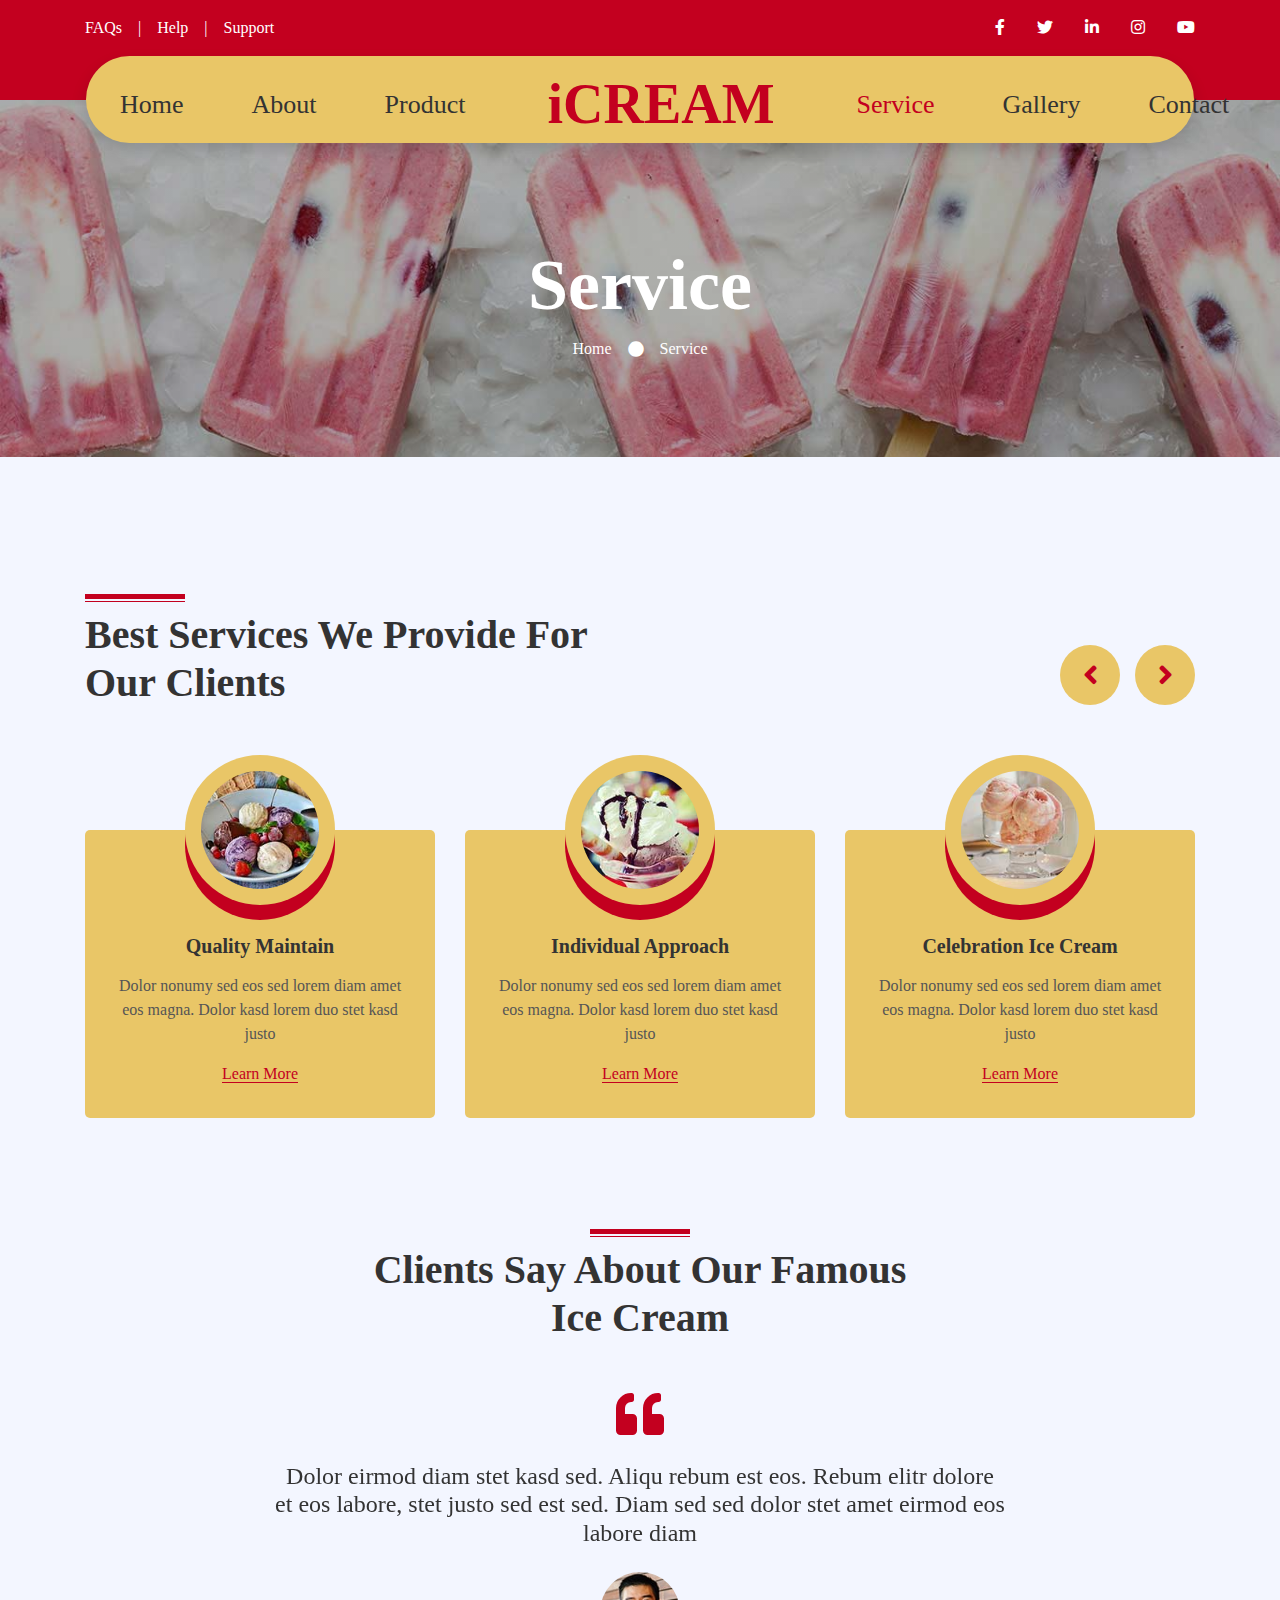
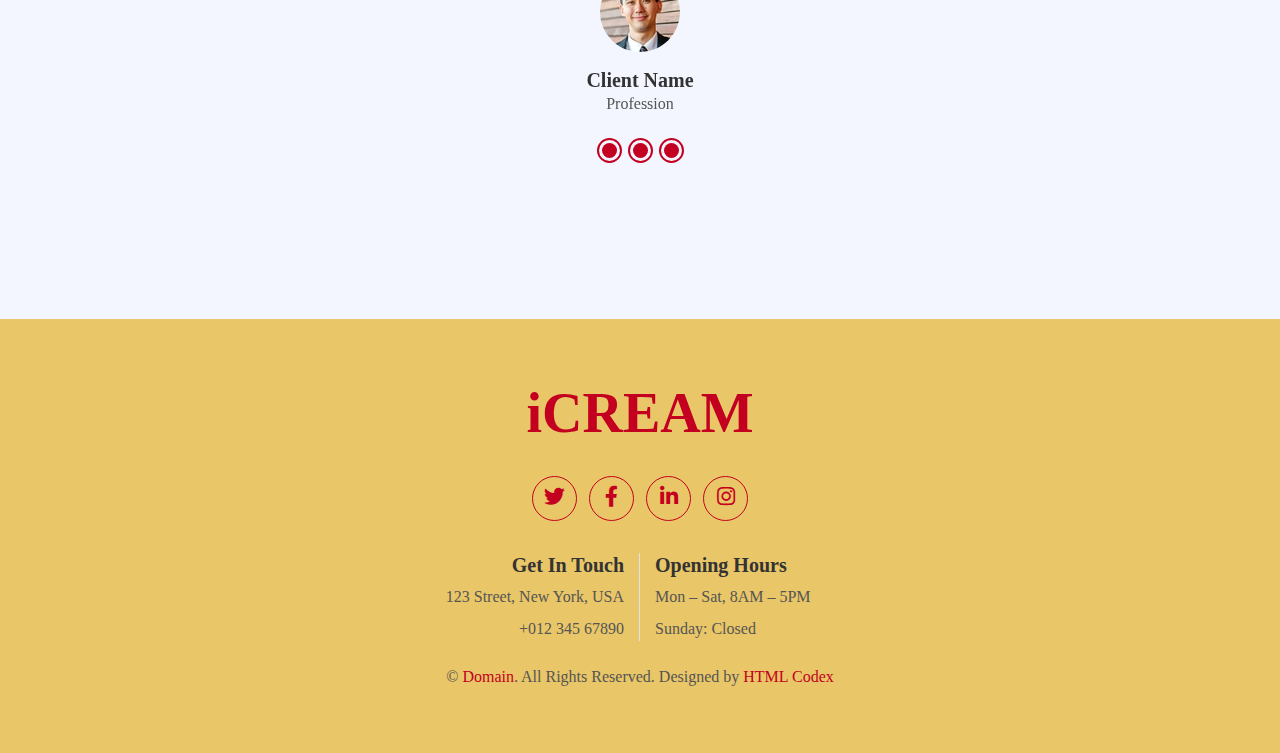
<file: service.html>
<!DOCTYPE html>
<html lang="en">

<head>
    <meta charset="utf-8">
    <title>iCREAM - Ice Cream Shop Website Template</title>
    <meta content="width=device-width, initial-scale=1.0" name="viewport">
    <meta content="Free HTML Templates" name="keywords">
    <meta content="Free HTML Templates" name="description">

    <!-- Favicon -->
    <link href="img/favicon.ico" rel="icon">

    <!-- Google Web Fonts -->
    <link rel="preconnect" href="https://fonts.gstatic.com">
    <link href="https://fonts.googleapis.com/css2?family=Poppins:wght@400;500;600;700&display=swap" rel="stylesheet">

    <!-- Font Awesome -->
    <link href="https://cdnjs.cloudflare.com/ajax/libs/font-awesome/5.10.0/css/all.min.css" rel="stylesheet">

    <!-- Libraries Stylesheet -->
    <link href="lib/owlcarousel/assets/owl.carousel.min.css" rel="stylesheet">
    <link href="lib/lightbox/css/lightbox.min.css" rel="stylesheet">

    <!-- Customized Bootstrap Stylesheet -->
    <link href="css/style.css" rel="stylesheet">
</head>

<body>
    <!-- Topbar Start -->
    <div class="container-fluid bg-primary py-3 d-none d-md-block">
        <div class="container">
            <div class="row">
                <div class="col-md-6 text-center text-lg-left mb-2 mb-lg-0">
                    <div class="d-inline-flex align-items-center">
                        <a class="text-white pr-3" href="">FAQs</a>
                        <span class="text-white">|</span>
                        <a class="text-white px-3" href="">Help</a>
                        <span class="text-white">|</span>
                        <a class="text-white pl-3" href="">Support</a>
                    </div>
                </div>
                <div class="col-md-6 text-center text-lg-right">
                    <div class="d-inline-flex align-items-center">
                        <a class="text-white px-3" href="">
                            <i class="fab fa-facebook-f"></i>
                        </a>
                        <a class="text-white px-3" href="">
                            <i class="fab fa-twitter"></i>
                        </a>
                        <a class="text-white px-3" href="">
                            <i class="fab fa-linkedin-in"></i>
                        </a>
                        <a class="text-white px-3" href="">
                            <i class="fab fa-instagram"></i>
                        </a>
                        <a class="text-white pl-3" href="">
                            <i class="fab fa-youtube"></i>
                        </a>
                    </div>
                </div>
            </div>
        </div>
    </div>
    <!-- Topbar End -->


    <!-- Navbar Start -->
    <div class="container-fluid position-relative nav-bar p-0">
        <div class="container-lg position-relative p-0 px-lg-3" style="z-index: 9;">
            <nav class="navbar navbar-expand-lg bg-white navbar-light shadow p-lg-0">
                <a href="index.html" class="navbar-brand d-block d-lg-none">
                    <h1 class="m-0 display-4 text-primary"><span class="text-secondary">i</span>CREAM</h1>
                </a>
                <button type="button" class="navbar-toggler" data-toggle="collapse" data-target="#navbarCollapse">
                    <span class="navbar-toggler-icon"></span>
                </button>
                <div class="collapse navbar-collapse justify-content-between" id="navbarCollapse">
                    <div class="navbar-nav ml-auto py-0">
                        <a href="index.html" class="nav-item nav-link">Home</a>
                        <a href="about.html" class="nav-item nav-link">About</a>
                        <a href="product.html" class="nav-item nav-link">Product</a>
                    </div>
                    <a href="index.html" class="navbar-brand mx-5 d-none d-lg-block">
                        <h1 class="m-0 display-4 text-primary"><span class="text-secondary">i</span>CREAM</h1>
                    </a>
                    <div class="navbar-nav mr-auto py-0">
                        <a href="service.html" class="nav-item nav-link active">Service</a>
                        <a href="gallery.html" class="nav-item nav-link">Gallery</a>
                        <a href="contact.html" class="nav-item nav-link">Contact</a>
                    </div>
                </div>
            </nav>
        </div>
    </div>
    <!-- Navbar End -->


    <!-- Header Start -->
    <div class="jumbotron jumbotron-fluid page-header" style="margin-bottom: 90px;">
        <div class="container text-center py-5">
            <h1 class="text-white display-3 mt-lg-5">Service</h1>
            <div class="d-inline-flex align-items-center text-white">
                <p class="m-0"><a class="text-white" href="">Home</a></p>
                <i class="fa fa-circle px-3"></i>
                <p class="m-0">Service</p>
            </div>
        </div>
    </div>
    <!-- Header End -->


    <!-- Services Start -->
    <div class="container-fluid py-5">
        <div class="container py-5">
            <div class="row">
                <div class="col-lg-6">
                    <h1 class="section-title position-relative mb-5">Best Services We Provide For Our Clients</h1>
                </div>
                <div class="col-lg-6 mb-5 mb-lg-0 pb-5 pb-lg-0"></div>
            </div>
            <div class="row">
                <div class="col-12">
                    <div class="owl-carousel service-carousel">
                        <div class="service-item">
                            <div class="service-img mx-auto">
                                <img class="rounded-circle w-100 h-100 bg-light p-3" src="img/service-1.jpg" style="object-fit: cover;">
                            </div>
                            <div class="position-relative text-center bg-light rounded p-4 pb-5" style="margin-top: -75px;">
                                <h5 class="font-weight-semi-bold mt-5 mb-3 pt-5">Quality Maintain</h5>
                                <p>Dolor nonumy sed eos sed lorem diam amet eos magna. Dolor kasd lorem duo stet kasd justo</p>
                                <a href="" class="border-bottom border-secondary text-decoration-none text-secondary">Learn More</a>
                            </div>
                        </div>
                        <div class="service-item">
                            <div class="service-img mx-auto">
                                <img class="rounded-circle w-100 h-100 bg-light p-3" src="img/service-2.jpg" style="object-fit: cover;">
                            </div>
                            <div class="position-relative text-center bg-light rounded p-4 pb-5" style="margin-top: -75px;">
                                <h5 class="font-weight-semi-bold mt-5 mb-3 pt-5">Individual Approach</h5>
                                <p>Dolor nonumy sed eos sed lorem diam amet eos magna. Dolor kasd lorem duo stet kasd justo</p>
                                <a href="" class="border-bottom border-secondary text-decoration-none text-secondary">Learn More</a>
                            </div>
                        </div>
                        <div class="service-item">
                            <div class="service-img mx-auto">
                                <img class="rounded-circle w-100 h-100 bg-light p-3" src="img/service-3.jpg" style="object-fit: cover;">
                            </div>
                            <div class="position-relative text-center bg-light rounded p-4 pb-5" style="margin-top: -75px;">
                                <h5 class="font-weight-semi-bold mt-5 mb-3 pt-5">Celebration Ice Cream</h5>
                                <p>Dolor nonumy sed eos sed lorem diam amet eos magna. Dolor kasd lorem duo stet kasd justo</p>
                                <a href="" class="border-bottom border-secondary text-decoration-none text-secondary">Learn More</a>
                            </div>
                        </div>
                        <div class="service-item">
                            <div class="service-img mx-auto">
                                <img class="rounded-circle w-100 h-100 bg-light p-3" src="img/service-4.jpg" style="object-fit: cover;">
                            </div>
                            <div class="position-relative text-center bg-light rounded p-4 pb-5" style="margin-top: -75px;">
                                <h5 class="font-weight-semi-bold mt-5 mb-3 pt-5">Delivery To Any Point</h5>
                                <p>Dolor nonumy sed eos sed lorem diam amet eos magna. Dolor kasd lorem duo stet kasd justo</p>
                                <a href="" class="border-bottom border-secondary text-decoration-none text-secondary">Learn More</a>
                            </div>
                        </div>
                    </div>
                </div>
            </div>
        </div>
    </div>
    <!-- Services End -->


    <!-- Testimonial Start -->
    <div class="container-fluid py-5">
        <div class="container py-5">
            <div class="row justify-content-center">
                <div class="col-lg-6">
                    <h1 class="section-title position-relative text-center mb-5">Clients Say About Our Famous Ice Cream</h1>
                </div>
            </div>
            <div class="row justify-content-center">
                <div class="col-lg-8">
                    <div class="owl-carousel testimonial-carousel">
                        <div class="text-center">
                            <i class="fa fa-3x fa-quote-left text-primary mb-4"></i>
                            <h4 class="font-weight-light mb-4">Dolor eirmod diam stet kasd sed. Aliqu rebum est eos. Rebum elitr dolore et eos labore, stet justo sed est sed. Diam sed sed dolor stet amet eirmod eos labore diam</h4>
                            <img class="img-fluid mx-auto mb-3" src="img/testimonial-1.jpg" alt="">
                            <h5 class="font-weight-bold m-0">Client Name</h5>
                            <span>Profession</span>
                        </div>
                        <div class="text-center">
                            <i class="fa fa-3x fa-quote-left text-primary mb-4"></i>
                            <h4 class="font-weight-light mb-4">Dolor eirmod diam stet kasd sed. Aliqu rebum est eos. Rebum elitr dolore et eos labore, stet justo sed est sed. Diam sed sed dolor stet amet eirmod eos labore diam</h4>
                            <img class="img-fluid mx-auto mb-3" src="img/testimonial-2.jpg" alt="">
                            <h5 class="font-weight-bold m-0">Client Name</h5>
                            <span>Profession</span>
                        </div>
                        <div class="text-center">
                            <i class="fa fa-3x fa-quote-left text-primary mb-4"></i>
                            <h4 class="font-weight-light mb-4">Dolor eirmod diam stet kasd sed. Aliqu rebum est eos. Rebum elitr dolore et eos labore, stet justo sed est sed. Diam sed sed dolor stet amet eirmod eos labore diam</h4>
                            <img class="img-fluid mx-auto mb-3" src="img/testimonial-3.jpg" alt="">
                            <h5 class="font-weight-bold m-0">Client Name</h5>
                            <span>Profession</span>
                        </div>
                    </div>
                </div>
            </div>
        </div>
    </div>
    <!-- Testimonial End -->


    <!-- Footer Start -->
    <div class="container-fluid footer bg-light py-5" style="margin-top: 90px;">
        <div class="container text-center py-5">
            <div class="row">
                <div class="col-12 mb-4">
                    <a href="index.html" class="navbar-brand m-0">
                        <h1 class="m-0 mt-n2 display-4 text-primary"><span class="text-secondary">i</span>CREAM</h1>
                    </a>
                </div>
                <div class="col-12 mb-4">
                    <a class="btn btn-outline-secondary btn-social mr-2" href="#"><i class="fab fa-twitter"></i></a>
                    <a class="btn btn-outline-secondary btn-social mr-2" href="#"><i class="fab fa-facebook-f"></i></a>
                    <a class="btn btn-outline-secondary btn-social mr-2" href="#"><i class="fab fa-linkedin-in"></i></a>
                    <a class="btn btn-outline-secondary btn-social" href="#"><i class="fab fa-instagram"></i></a>
                </div>
                <div class="col-12 mt-2 mb-4">
                    <div class="row">
                        <div class="col-sm-6 text-center text-sm-right border-right mb-3 mb-sm-0">
                            <h5 class="font-weight-bold mb-2">Get In Touch</h5>
                            <p class="mb-2">123 Street, New York, USA</p>
                            <p class="mb-0">+012 345 67890</p>
                        </div>
                        <div class="col-sm-6 text-center text-sm-left">
                            <h5 class="font-weight-bold mb-2">Opening Hours</h5>
                            <p class="mb-2">Mon – Sat, 8AM – 5PM</p>
                            <p class="mb-0">Sunday: Closed</p>
                        </div>
                    </div>
                </div>
                <div class="col-12">
                    <p class="m-0">&copy; <a href="#">Domain</a>. All Rights Reserved. Designed by <a href="https://htmlcodex.com">HTML Codex</a>
                    </p>
                </div>
            </div>
        </div>
    </div>
    <!-- Footer End -->


    <!-- Back to Top -->
    <a href="#" class="btn btn-secondary px-2 back-to-top"><i class="fa fa-angle-double-up"></i></a>


    <!-- JavaScript Libraries -->
    <script src="https://code.jquery.com/jquery-3.4.1.min.js"></script>
    <script src="https://stackpath.bootstrapcdn.com/bootstrap/4.4.1/js/bootstrap.bundle.min.js"></script>
    <script src="lib/easing/easing.min.js"></script>
    <script src="lib/waypoints/waypoints.min.js"></script>
    <script src="lib/owlcarousel/owl.carousel.min.js"></script>
    <script src="lib/isotope/isotope.pkgd.min.js"></script>
    <script src="lib/lightbox/js/lightbox.min.js"></script>

    <!-- Contact Javascript File -->
    <script src="mail/jqBootstrapValidation.min.js"></script>
    <script src="mail/contact.js"></script>

    <!-- Template Javascript -->
    <script src="js/main.js"></script>
</body>

</html>
</file>
<file: css/style.css>
/******* Bootstrap Theming ********/
/*!
 * Bootstrap v4.5.3 (https://getbootstrap.com/)
 * Copyright 2011-2020 The Bootstrap Authors
 * Copyright 2011-2020 Twitter, Inc.
 * Licensed under MIT (https://github.com/twbs/bootstrap/blob/main/LICENSE)
 */
 :root {
  --blue: #007bff;
  --indigo: #6610f2;
  --purple: #6f42c1;
  --pink: #e83e8c;
  --red: #dc3545;
  --orange: #fd7e14;
  --yellow: #ffc107;
  --green: #28a745;
  --teal: #20c997;
  --cyan: #17a2b8;
  --white: #fff;
  --gray: #6c757d;
  --gray-dark: #343a40;
  --primary: #C3001F;
  --secondary: #C3001F;
  --success: #28a745;
  --info: #17a2b8;
  --warning: #ffc107;
  --danger: #dc3545;
  --light: #E9C667;
  --dark: #333333;
  --breakpoint-xs: 0;
  --breakpoint-sm: 576px;
  --breakpoint-md: 768px;
  --breakpoint-lg: 992px;
  --breakpoint-xl: 1200px;
  --font-family-sans-serif: "Poppins", sans-serif;
  --font-family-monospace: SFMono-Regular, Menlo, Monaco, Consolas, "Liberation Mono", "Courier New", monospace;
}

*,
*::before,
*::after {
  box-sizing: border-box;
}

html {
  font-family: sans-serif;
  line-height: 1.15;
  -webkit-text-size-adjust: 100%;
  -webkit-tap-highlight-color: rgba(0, 0, 0, 0);
}

article,
aside,
figcaption,
figure,
footer,
header,
hgroup,
main,
nav,
section {
  display: block;
}

body {
  margin: 0;
  font-family: 'Vidaloka', serif;
  font-size: 1rem;
  font-weight: 400;
  line-height: 1.5;
  color: #555555;
  text-align: left;
  background-color: #F3F6FF;
}

[tabindex="-1"]:focus:not(:focus-visible) {
  outline: 0 !important;
}

hr {
  box-sizing: content-box;
  height: 0;
  overflow: visible;
}

h1,
h2,
h3,
h4,
h5,
h6 {
  margin-top: 0;
  margin-bottom: 0.5rem;
}

p {
  margin-top: 0;
  margin-bottom: 1rem;
}

abbr[title],
abbr[data-original-title] {
  text-decoration: underline;
  text-decoration: underline dotted;
  cursor: help;
  border-bottom: 0;
  text-decoration-skip-ink: none;
}

address {
  margin-bottom: 1rem;
  font-style: normal;
  line-height: inherit;
}

ol,
ul,
dl {
  margin-top: 0;
  margin-bottom: 1rem;
}

ol ol,
ul ul,
ol ul,
ul ol {
  margin-bottom: 0;
}

dt {
  font-weight: 700;
}

dd {
  margin-bottom: .5rem;
  margin-left: 0;
}

blockquote {
  margin: 0 0 1rem;
}

b,
strong {
  font-weight: bolder;
}

small {
  font-size: 80%;
}

sub,
sup {
  position: relative;
  font-size: 75%;
  line-height: 0;
  vertical-align: baseline;
}

sub {
  bottom: -.25em;
}

sup {
  top: -.5em;
}

a {
  color: #C3001F;
  text-decoration: none;
  background-color: transparent;
}

a:hover {
  color: #e85181;
  text-decoration: underline;
}

a:not([href]):not([class]) {
  color: inherit;
  text-decoration: none;
}

a:not([href]):not([class]):hover {
  color: inherit;
  text-decoration: none;
}

pre,
code,
kbd,
samp {
  font-family: SFMono-Regular, Menlo, Monaco, Consolas, "Liberation Mono", "Courier New", monospace;
  font-size: 1em;
}

pre {
  margin-top: 0;
  margin-bottom: 1rem;
  overflow: auto;
  -ms-overflow-style: scrollbar;
}

figure {
  margin: 0 0 1rem;
}

img {
  vertical-align: middle;
  border-style: none;
}

svg {
  overflow: hidden;
  vertical-align: middle;
}

table {
  border-collapse: collapse;
}

caption {
  padding-top: 0.75rem;
  padding-bottom: 0.75rem;
  color: #6c757d;
  text-align: left;
  caption-side: bottom;
}

th {
  text-align: inherit;
  text-align: -webkit-match-parent;
}

label {
  display: inline-block;
  margin-bottom: 0.5rem;
}

button {
  border-radius: 0;
}

button:focus {
  outline: 1px dotted;
  outline: 5px auto -webkit-focus-ring-color;
}

input,
button,
select,
optgroup,
textarea {
  margin: 0;
  font-family: inherit;
  font-size: inherit;
  line-height: inherit;
}

button,
input {
  overflow: visible;
}

button,
select {
  text-transform: none;
}

[role="button"] {
  cursor: pointer;
}

select {
  word-wrap: normal;
}

button,
[type="button"],
[type="reset"],
[type="submit"] {
  -webkit-appearance: button;
}

button:not(:disabled),
[type="button"]:not(:disabled),
[type="reset"]:not(:disabled),
[type="submit"]:not(:disabled) {
  cursor: pointer;
}

button::-moz-focus-inner,
[type="button"]::-moz-focus-inner,
[type="reset"]::-moz-focus-inner,
[type="submit"]::-moz-focus-inner {
  padding: 0;
  border-style: none;
}

input[type="radio"],
input[type="checkbox"] {
  box-sizing: border-box;
  padding: 0;
}

textarea {
  overflow: auto;
  resize: vertical;
}

fieldset {
  min-width: 0;
  padding: 0;
  margin: 0;
  border: 0;
}

legend {
  display: block;
  width: 100%;
  max-width: 100%;
  padding: 0;
  margin-bottom: .5rem;
  font-size: 1.5rem;
  line-height: inherit;
  color: inherit;
  white-space: normal;
}

@media (max-width: 1200px) {
  legend {
    font-size: calc(1.275rem + 0.3vw);
  }
}

progress {
  vertical-align: baseline;
}

[type="number"]::-webkit-inner-spin-button,
[type="number"]::-webkit-outer-spin-button {
  height: auto;
}

[type="search"] {
  outline-offset: -2px;
  -webkit-appearance: none;
}

[type="search"]::-webkit-search-decoration {
  -webkit-appearance: none;
}

::-webkit-file-upload-button {
  font: inherit;
  -webkit-appearance: button;
}

output {
  display: inline-block;
}

summary {
  display: list-item;
  cursor: pointer;
}

template {
  display: none;
}

[hidden] {
  display: none !important;
}

h1,
h2,
h3,
h4,
h5,
h6,
.h1,
.h2,
.h3,
.h4,
.h5,
.h6 {
  margin-bottom: 0.5rem;
  font-weight: 500;
  line-height: 1.2;
  color: #333333;
}

h1,
.h1 {
  font-size: 2.5rem;
}

@media (max-width: 1200px) {

  h1,
  .h1 {
    font-size: calc(1.375rem + 1.5vw);
  }
}

h2,
.h2 {
  font-size: 2rem;
}

@media (max-width: 1200px) {

  h2,
  .h2 {
    font-size: calc(1.325rem + 0.9vw);
  }
}

h3,
.h3 {
  font-size: 1.75rem;
}

@media (max-width: 1200px) {

  h3,
  .h3 {
    font-size: calc(1.3rem + 0.6vw);
  }
}

h4,
.h4 {
  font-size: 1.5rem;
}

@media (max-width: 1200px) {

  h4,
  .h4 {
    font-size: calc(1.275rem + 0.3vw);
  }
}

h5,
.h5 {
  font-size: 1.25rem;
}

h6,
.h6 {
  font-size: 1rem;
}

.lead {
  font-size: 1.25rem;
  font-weight: 300;
}

.display-1 {
  font-size: 6rem;
  font-weight: 300;
  line-height: 1.2;
}

@media (max-width: 1200px) {
  .display-1 {
    font-size: calc(1.725rem + 5.7vw);
  }
}

.display-2 {
  font-size: 5.5rem;
  font-weight: 300;
  line-height: 1.2;
}

@media (max-width: 1200px) {
  .display-2 {
    font-size: calc(1.675rem + 5.1vw);
  }
}

.display-3 {
  font-size: 4.5rem;
  font-weight: 300;
  line-height: 1.2;
}

@media (max-width: 1200px) {
  .display-3 {
    font-size: calc(1.575rem + 3.9vw);
  }
}

.display-4 {
  font-size: 3.5rem;
  font-weight: 300;
  line-height: 1.2;
}

@media (max-width: 1200px) {
  .display-4 {
    font-size: calc(1.475rem + 2.7vw);
  }
}

hr {
  margin-top: 1rem;
  margin-bottom: 1rem;
  border: 0;
  border-top: 1px solid rgba(0, 0, 0, 0.1);
}

small,
.small {
  font-size: 80%;
  font-weight: 400;
}

mark,
.mark {
  padding: 0.2em;
  background-color: #fcf8e3;
}

.list-unstyled {
  padding-left: 0;
  list-style: none;
}

.list-inline {
  padding-left: 0;
  list-style: none;
}

.list-inline-item {
  display: inline-block;
}

.list-inline-item:not(:last-child) {
  margin-right: 0.5rem;
}

.initialism {
  font-size: 90%;
  text-transform: uppercase;
}

.blockquote {
  margin-bottom: 1rem;
  font-size: 1.25rem;
}

.blockquote-footer {
  display: block;
  font-size: 80%;
  color: #6c757d;
}

.blockquote-footer::before {
  content: "\2014\00A0";
}

.img-fluid {
  max-width: 100%;
  height: auto;
}

.img-thumbnail {
  padding: 0.25rem;
  background-color: #F3F6FF;
  border: 1px solid #dee2e6;
  border-radius: 5px;
  max-width: 100%;
  height: auto;
}

.figure {
  display: inline-block;
}

.figure-img {
  margin-bottom: 0.5rem;
  line-height: 1;
}

.figure-caption {
  font-size: 90%;
  color: #6c757d;
}

code {
  font-size: 87.5%;
  color: #e83e8c;
  word-wrap: break-word;
}

a>code {
  color: inherit;
}

kbd {
  padding: 0.2rem 0.4rem;
  font-size: 87.5%;
  color: #fff;
  background-color: #212529;
  border-radius: 0.2rem;
}

kbd kbd {
  padding: 0;
  font-size: 100%;
  font-weight: 700;
}

pre {
  display: block;
  font-size: 87.5%;
  color: #212529;
}

pre code {
  font-size: inherit;
  color: inherit;
  word-break: normal;
}

.pre-scrollable {
  max-height: 340px;
  overflow-y: scroll;
}

.container,
.container-fluid,
.container-sm,
.container-md,
.container-lg,
.container-xl {
  width: 100%;
  padding-right: 15px;
  padding-left: 15px;
  margin-right: auto;
  margin-left: auto;
}

@media (min-width: 576px) {

  .container,
  .container-sm {
    max-width: 540px;
  }
}

@media (min-width: 768px) {

  .container,
  .container-sm,
  .container-md {
    max-width: 720px;
  }
}

@media (min-width: 992px) {

  .container,
  .container-sm,
  .container-md,
  .container-lg {
    max-width: 960px;
  }
}

@media (min-width: 1200px) {

  .container,
  .container-sm,
  .container-md,
  .container-lg,
  .container-xl {
    max-width: 1140px;
  }
}

.row {
  display: flex;
  flex-wrap: wrap;
  margin-right: -15px;
  margin-left: -15px;
}

.no-gutters {
  margin-right: 0;
  margin-left: 0;
}

.no-gutters>.col,
.no-gutters>[class*="col-"] {
  padding-right: 0;
  padding-left: 0;
}

.col-1,
.col-2,
.col-3,
.col-4,
.col-5,
.col-6,
.col-7,
.col-8,
.col-9,
.col-10,
.col-11,
.col-12,
.col,
.col-auto,
.col-sm-1,
.col-sm-2,
.col-sm-3,
.col-sm-4,
.col-sm-5,
.col-sm-6,
.col-sm-7,
.col-sm-8,
.col-sm-9,
.col-sm-10,
.col-sm-11,
.col-sm-12,
.col-sm,
.col-sm-auto,
.col-md-1,
.col-md-2,
.col-md-3,
.col-md-4,
.col-md-5,
.col-md-6,
.col-md-7,
.col-md-8,
.col-md-9,
.col-md-10,
.col-md-11,
.col-md-12,
.col-md,
.col-md-auto,
.col-lg-1,
.col-lg-2,
.col-lg-3,
.col-lg-4,
.col-lg-5,
.col-lg-6,
.col-lg-7,
.col-lg-8,
.col-lg-9,
.col-lg-10,
.col-lg-11,
.col-lg-12,
.col-lg,
.col-lg-auto,
.col-xl-1,
.col-xl-2,
.col-xl-3,
.col-xl-4,
.col-xl-5,
.col-xl-6,
.col-xl-7,
.col-xl-8,
.col-xl-9,
.col-xl-10,
.col-xl-11,
.col-xl-12,
.col-xl,
.col-xl-auto {
  position: relative;
  width: 100%;
  padding-right: 15px;
  padding-left: 15px;
}

.col {
  flex-basis: 0;
  flex-grow: 1;
  max-width: 100%;
}

.row-cols-1>* {
  flex: 0 0 100%;
  max-width: 100%;
}

.row-cols-2>* {
  flex: 0 0 50%;
  max-width: 50%;
}

.row-cols-3>* {
  flex: 0 0 33.33333%;
  max-width: 33.33333%;
}

.row-cols-4>* {
  flex: 0 0 25%;
  max-width: 25%;
}

.row-cols-5>* {
  flex: 0 0 20%;
  max-width: 20%;
}

.row-cols-6>* {
  flex: 0 0 16.66667%;
  max-width: 16.66667%;
}

.col-auto {
  flex: 0 0 auto;
  width: auto;
  max-width: 100%;
}

.col-1 {
  flex: 0 0 8.33333%;
  max-width: 8.33333%;
}

.col-2 {
  flex: 0 0 16.66667%;
  max-width: 16.66667%;
}

.col-3 {
  flex: 0 0 25%;
  max-width: 25%;
}

.col-4 {
  flex: 0 0 33.33333%;
  max-width: 33.33333%;
}

.col-5 {
  flex: 0 0 41.66667%;
  max-width: 41.66667%;
}

.col-6 {
  flex: 0 0 50%;
  max-width: 50%;
}

.col-7 {
  flex: 0 0 58.33333%;
  max-width: 58.33333%;
}

.col-8 {
  flex: 0 0 66.66667%;
  max-width: 66.66667%;
}

.col-9 {
  flex: 0 0 75%;
  max-width: 75%;
}

.col-10 {
  flex: 0 0 83.33333%;
  max-width: 83.33333%;
}

.col-11 {
  flex: 0 0 91.66667%;
  max-width: 91.66667%;
}

.col-12 {
  flex: 0 0 100%;
  max-width: 100%;
}

.order-first {
  order: -1;
}

.order-last {
  order: 13;
}

.order-0 {
  order: 0;
}

.order-1 {
  order: 1;
}

.order-2 {
  order: 2;
}

.order-3 {
  order: 3;
}

.order-4 {
  order: 4;
}

.order-5 {
  order: 5;
}

.order-6 {
  order: 6;
}

.order-7 {
  order: 7;
}

.order-8 {
  order: 8;
}

.order-9 {
  order: 9;
}

.order-10 {
  order: 10;
}

.order-11 {
  order: 11;
}

.order-12 {
  order: 12;
}

.offset-1 {
  margin-left: 8.33333%;
}

.offset-2 {
  margin-left: 16.66667%;
}

.offset-3 {
  margin-left: 25%;
}

.offset-4 {
  margin-left: 33.33333%;
}

.offset-5 {
  margin-left: 41.66667%;
}

.offset-6 {
  margin-left: 50%;
}

.offset-7 {
  margin-left: 58.33333%;
}

.offset-8 {
  margin-left: 66.66667%;
}

.offset-9 {
  margin-left: 75%;
}

.offset-10 {
  margin-left: 83.33333%;
}

.offset-11 {
  margin-left: 91.66667%;
}

@media (min-width: 576px) {
  .col-sm {
    flex-basis: 0;
    flex-grow: 1;
    max-width: 100%;
  }

  .row-cols-sm-1>* {
    flex: 0 0 100%;
    max-width: 100%;
  }

  .row-cols-sm-2>* {
    flex: 0 0 50%;
    max-width: 50%;
  }

  .row-cols-sm-3>* {
    flex: 0 0 33.33333%;
    max-width: 33.33333%;
  }

  .row-cols-sm-4>* {
    flex: 0 0 25%;
    max-width: 25%;
  }

  .row-cols-sm-5>* {
    flex: 0 0 20%;
    max-width: 20%;
  }

  .row-cols-sm-6>* {
    flex: 0 0 16.66667%;
    max-width: 16.66667%;
  }

  .col-sm-auto {
    flex: 0 0 auto;
    width: auto;
    max-width: 100%;
  }

  .col-sm-1 {
    flex: 0 0 8.33333%;
    max-width: 8.33333%;
  }

  .col-sm-2 {
    flex: 0 0 16.66667%;
    max-width: 16.66667%;
  }

  .col-sm-3 {
    flex: 0 0 25%;
    max-width: 25%;
  }

  .col-sm-4 {
    flex: 0 0 33.33333%;
    max-width: 33.33333%;
  }

  .col-sm-5 {
    flex: 0 0 41.66667%;
    max-width: 41.66667%;
  }

  .col-sm-6 {
    flex: 0 0 50%;
    max-width: 50%;
  }

  .col-sm-7 {
    flex: 0 0 58.33333%;
    max-width: 58.33333%;
  }

  .col-sm-8 {
    flex: 0 0 66.66667%;
    max-width: 66.66667%;
  }

  .col-sm-9 {
    flex: 0 0 75%;
    max-width: 75%;
  }

  .col-sm-10 {
    flex: 0 0 83.33333%;
    max-width: 83.33333%;
  }

  .col-sm-11 {
    flex: 0 0 91.66667%;
    max-width: 91.66667%;
  }

  .col-sm-12 {
    flex: 0 0 100%;
    max-width: 100%;
  }

  .order-sm-first {
    order: -1;
  }

  .order-sm-last {
    order: 13;
  }

  .order-sm-0 {
    order: 0;
  }

  .order-sm-1 {
    order: 1;
  }

  .order-sm-2 {
    order: 2;
  }

  .order-sm-3 {
    order: 3;
  }

  .order-sm-4 {
    order: 4;
  }

  .order-sm-5 {
    order: 5;
  }

  .order-sm-6 {
    order: 6;
  }

  .order-sm-7 {
    order: 7;
  }

  .order-sm-8 {
    order: 8;
  }

  .order-sm-9 {
    order: 9;
  }

  .order-sm-10 {
    order: 10;
  }

  .order-sm-11 {
    order: 11;
  }

  .order-sm-12 {
    order: 12;
  }

  .offset-sm-0 {
    margin-left: 0;
  }

  .offset-sm-1 {
    margin-left: 8.33333%;
  }

  .offset-sm-2 {
    margin-left: 16.66667%;
  }

  .offset-sm-3 {
    margin-left: 25%;
  }

  .offset-sm-4 {
    margin-left: 33.33333%;
  }

  .offset-sm-5 {
    margin-left: 41.66667%;
  }

  .offset-sm-6 {
    margin-left: 50%;
  }

  .offset-sm-7 {
    margin-left: 58.33333%;
  }

  .offset-sm-8 {
    margin-left: 66.66667%;
  }

  .offset-sm-9 {
    margin-left: 75%;
  }

  .offset-sm-10 {
    margin-left: 83.33333%;
  }

  .offset-sm-11 {
    margin-left: 91.66667%;
  }
}

@media (min-width: 768px) {
  .col-md {
    flex-basis: 0;
    flex-grow: 1;
    max-width: 100%;
  }

  .row-cols-md-1>* {
    flex: 0 0 100%;
    max-width: 100%;
  }

  .row-cols-md-2>* {
    flex: 0 0 50%;
    max-width: 50%;
  }

  .row-cols-md-3>* {
    flex: 0 0 33.33333%;
    max-width: 33.33333%;
  }

  .row-cols-md-4>* {
    flex: 0 0 25%;
    max-width: 25%;
  }

  .row-cols-md-5>* {
    flex: 0 0 20%;
    max-width: 20%;
  }

  .row-cols-md-6>* {
    flex: 0 0 16.66667%;
    max-width: 16.66667%;
  }

  .col-md-auto {
    flex: 0 0 auto;
    width: auto;
    max-width: 100%;
  }

  .col-md-1 {
    flex: 0 0 8.33333%;
    max-width: 8.33333%;
  }

  .col-md-2 {
    flex: 0 0 16.66667%;
    max-width: 16.66667%;
  }

  .col-md-3 {
    flex: 0 0 25%;
    max-width: 25%;
  }

  .col-md-4 {
    flex: 0 0 33.33333%;
    max-width: 33.33333%;
  }

  .col-md-5 {
    flex: 0 0 41.66667%;
    max-width: 41.66667%;
  }

  .col-md-6 {
    flex: 0 0 50%;
    max-width: 50%;
  }

  .col-md-7 {
    flex: 0 0 58.33333%;
    max-width: 58.33333%;
  }

  .col-md-8 {
    flex: 0 0 66.66667%;
    max-width: 66.66667%;
  }

  .col-md-9 {
    flex: 0 0 75%;
    max-width: 75%;
  }

  .col-md-10 {
    flex: 0 0 83.33333%;
    max-width: 83.33333%;
  }

  .col-md-11 {
    flex: 0 0 91.66667%;
    max-width: 91.66667%;
  }

  .col-md-12 {
    flex: 0 0 100%;
    max-width: 100%;
  }

  .order-md-first {
    order: -1;
  }

  .order-md-last {
    order: 13;
  }

  .order-md-0 {
    order: 0;
  }

  .order-md-1 {
    order: 1;
  }

  .order-md-2 {
    order: 2;
  }

  .order-md-3 {
    order: 3;
  }

  .order-md-4 {
    order: 4;
  }

  .order-md-5 {
    order: 5;
  }

  .order-md-6 {
    order: 6;
  }

  .order-md-7 {
    order: 7;
  }

  .order-md-8 {
    order: 8;
  }

  .order-md-9 {
    order: 9;
  }

  .order-md-10 {
    order: 10;
  }

  .order-md-11 {
    order: 11;
  }

  .order-md-12 {
    order: 12;
  }

  .offset-md-0 {
    margin-left: 0;
  }

  .offset-md-1 {
    margin-left: 8.33333%;
  }

  .offset-md-2 {
    margin-left: 16.66667%;
  }

  .offset-md-3 {
    margin-left: 25%;
  }

  .offset-md-4 {
    margin-left: 33.33333%;
  }

  .offset-md-5 {
    margin-left: 41.66667%;
  }

  .offset-md-6 {
    margin-left: 50%;
  }

  .offset-md-7 {
    margin-left: 58.33333%;
  }

  .offset-md-8 {
    margin-left: 66.66667%;
  }

  .offset-md-9 {
    margin-left: 75%;
  }

  .offset-md-10 {
    margin-left: 83.33333%;
  }

  .offset-md-11 {
    margin-left: 91.66667%;
  }
}

@media (min-width: 992px) {
  .col-lg {
    flex-basis: 0;
    flex-grow: 1;
    max-width: 100%;
  }

  .row-cols-lg-1>* {
    flex: 0 0 100%;
    max-width: 100%;
  }

  .row-cols-lg-2>* {
    flex: 0 0 50%;
    max-width: 50%;
  }

  .row-cols-lg-3>* {
    flex: 0 0 33.33333%;
    max-width: 33.33333%;
  }

  .row-cols-lg-4>* {
    flex: 0 0 25%;
    max-width: 25%;
  }

  .row-cols-lg-5>* {
    flex: 0 0 20%;
    max-width: 20%;
  }

  .row-cols-lg-6>* {
    flex: 0 0 16.66667%;
    max-width: 16.66667%;
  }

  .col-lg-auto {
    flex: 0 0 auto;
    width: auto;
    max-width: 100%;
  }

  .col-lg-1 {
    flex: 0 0 8.33333%;
    max-width: 8.33333%;
  }

  .col-lg-2 {
    flex: 0 0 16.66667%;
    max-width: 16.66667%;
  }

  .col-lg-3 {
    flex: 0 0 25%;
    max-width: 25%;
  }

  .col-lg-4 {
    flex: 0 0 33.33333%;
    max-width: 33.33333%;
  }

  .col-lg-5 {
    flex: 0 0 41.66667%;
    max-width: 41.66667%;
  }

  .col-lg-6 {
    flex: 0 0 50%;
    max-width: 50%;
  }

  .col-lg-7 {
    flex: 0 0 58.33333%;
    max-width: 58.33333%;
  }

  .col-lg-8 {
    flex: 0 0 66.66667%;
    max-width: 66.66667%;
  }

  .col-lg-9 {
    flex: 0 0 75%;
    max-width: 75%;
  }

  .col-lg-10 {
    flex: 0 0 83.33333%;
    max-width: 83.33333%;
  }

  .col-lg-11 {
    flex: 0 0 91.66667%;
    max-width: 91.66667%;
  }

  .col-lg-12 {
    flex: 0 0 100%;
    max-width: 100%;
  }

  .order-lg-first {
    order: -1;
  }

  .order-lg-last {
    order: 13;
  }

  .order-lg-0 {
    order: 0;
  }

  .order-lg-1 {
    order: 1;
  }

  .order-lg-2 {
    order: 2;
  }

  .order-lg-3 {
    order: 3;
  }

  .order-lg-4 {
    order: 4;
  }

  .order-lg-5 {
    order: 5;
  }

  .order-lg-6 {
    order: 6;
  }

  .order-lg-7 {
    order: 7;
  }

  .order-lg-8 {
    order: 8;
  }

  .order-lg-9 {
    order: 9;
  }

  .order-lg-10 {
    order: 10;
  }

  .order-lg-11 {
    order: 11;
  }

  .order-lg-12 {
    order: 12;
  }

  .offset-lg-0 {
    margin-left: 0;
  }

  .offset-lg-1 {
    margin-left: 8.33333%;
  }

  .offset-lg-2 {
    margin-left: 16.66667%;
  }

  .offset-lg-3 {
    margin-left: 25%;
  }

  .offset-lg-4 {
    margin-left: 33.33333%;
  }

  .offset-lg-5 {
    margin-left: 41.66667%;
  }

  .offset-lg-6 {
    margin-left: 50%;
  }

  .offset-lg-7 {
    margin-left: 58.33333%;
  }

  .offset-lg-8 {
    margin-left: 66.66667%;
  }

  .offset-lg-9 {
    margin-left: 75%;
  }

  .offset-lg-10 {
    margin-left: 83.33333%;
  }

  .offset-lg-11 {
    margin-left: 91.66667%;
  }
}

@media (min-width: 1200px) {
  .col-xl {
    flex-basis: 0;
    flex-grow: 1;
    max-width: 100%;
  }

  .row-cols-xl-1>* {
    flex: 0 0 100%;
    max-width: 100%;
  }

  .row-cols-xl-2>* {
    flex: 0 0 50%;
    max-width: 50%;
  }

  .row-cols-xl-3>* {
    flex: 0 0 33.33333%;
    max-width: 33.33333%;
  }

  .row-cols-xl-4>* {
    flex: 0 0 25%;
    max-width: 25%;
  }

  .row-cols-xl-5>* {
    flex: 0 0 20%;
    max-width: 20%;
  }

  .row-cols-xl-6>* {
    flex: 0 0 16.66667%;
    max-width: 16.66667%;
  }

  .col-xl-auto {
    flex: 0 0 auto;
    width: auto;
    max-width: 100%;
  }

  .col-xl-1 {
    flex: 0 0 8.33333%;
    max-width: 8.33333%;
  }

  .col-xl-2 {
    flex: 0 0 16.66667%;
    max-width: 16.66667%;
  }

  .col-xl-3 {
    flex: 0 0 25%;
    max-width: 25%;
  }

  .col-xl-4 {
    flex: 0 0 33.33333%;
    max-width: 33.33333%;
  }

  .col-xl-5 {
    flex: 0 0 41.66667%;
    max-width: 41.66667%;
  }

  .col-xl-6 {
    flex: 0 0 50%;
    max-width: 50%;
  }

  .col-xl-7 {
    flex: 0 0 58.33333%;
    max-width: 58.33333%;
  }

  .col-xl-8 {
    flex: 0 0 66.66667%;
    max-width: 66.66667%;
  }

  .col-xl-9 {
    flex: 0 0 75%;
    max-width: 75%;
  }

  .col-xl-10 {
    flex: 0 0 83.33333%;
    max-width: 83.33333%;
  }

  .col-xl-11 {
    flex: 0 0 91.66667%;
    max-width: 91.66667%;
  }

  .col-xl-12 {
    flex: 0 0 100%;
    max-width: 100%;
  }

  .order-xl-first {
    order: -1;
  }

  .order-xl-last {
    order: 13;
  }

  .order-xl-0 {
    order: 0;
  }

  .order-xl-1 {
    order: 1;
  }

  .order-xl-2 {
    order: 2;
  }

  .order-xl-3 {
    order: 3;
  }

  .order-xl-4 {
    order: 4;
  }

  .order-xl-5 {
    order: 5;
  }

  .order-xl-6 {
    order: 6;
  }

  .order-xl-7 {
    order: 7;
  }

  .order-xl-8 {
    order: 8;
  }

  .order-xl-9 {
    order: 9;
  }

  .order-xl-10 {
    order: 10;
  }

  .order-xl-11 {
    order: 11;
  }

  .order-xl-12 {
    order: 12;
  }

  .offset-xl-0 {
    margin-left: 0;
  }

  .offset-xl-1 {
    margin-left: 8.33333%;
  }

  .offset-xl-2 {
    margin-left: 16.66667%;
  }

  .offset-xl-3 {
    margin-left: 25%;
  }

  .offset-xl-4 {
    margin-left: 33.33333%;
  }

  .offset-xl-5 {
    margin-left: 41.66667%;
  }

  .offset-xl-6 {
    margin-left: 50%;
  }

  .offset-xl-7 {
    margin-left: 58.33333%;
  }

  .offset-xl-8 {
    margin-left: 66.66667%;
  }

  .offset-xl-9 {
    margin-left: 75%;
  }

  .offset-xl-10 {
    margin-left: 83.33333%;
  }

  .offset-xl-11 {
    margin-left: 91.66667%;
  }
}

.table {
  width: 100%;
  margin-bottom: 1rem;
  color: #555555;
}

.table th,
.table td {
  padding: 0.75rem;
  vertical-align: top;
  border-top: 1px solid #dee2e6;
}

.table thead th {
  vertical-align: bottom;
  border-bottom: 2px solid #dee2e6;
}

.table tbody+tbody {
  border-top: 2px solid #dee2e6;
}

.table-sm th,
.table-sm td {
  padding: 0.3rem;
}

.table-bordered {
  border: 1px solid #dee2e6;
}

.table-bordered th,
.table-bordered td {
  border: 1px solid #dee2e6;
}

.table-bordered thead th,
.table-bordered thead td {
  border-bottom-width: 2px;
}

.table-borderless th,
.table-borderless td,
.table-borderless thead th,
.table-borderless tbody+tbody {
  border: 0;
}

.table-striped tbody tr:nth-of-type(odd) {
  background-color: rgba(0, 0, 0, 0.05);
}

.table-hover tbody tr:hover {
  color: #555555;
  background-color: rgba(0, 0, 0, 0.075);
}

.table-primary,
.table-primary>th,
.table-primary>td {
  background-color: #fbe1e9;
}

.table-primary th,
.table-primary td,
.table-primary thead th,
.table-primary tbody+tbody {
  border-color: #f8c8d7;
}

.table-hover .table-primary:hover {
  background-color: #f8cbd9;
}

.table-hover .table-primary:hover>td,
.table-hover .table-primary:hover>th {
  background-color: #f8cbd9;
}

.table-secondary,
.table-secondary>th,
.table-secondary>td {
  background-color: #d3eef8;
}

.table-secondary th,
.table-secondary td,
.table-secondary thead th,
.table-secondary tbody+tbody {
  border-color: #ade0f3;
}

.table-hover .table-secondary:hover {
  background-color: #bde6f5;
}

.table-hover .table-secondary:hover>td,
.table-hover .table-secondary:hover>th {
  background-color: #bde6f5;
}

.table-success,
.table-success>th,
.table-success>td {
  background-color: #c3e6cb;
}

.table-success th,
.table-success td,
.table-success thead th,
.table-success tbody+tbody {
  border-color: #8fd19e;
}

.table-hover .table-success:hover {
  background-color: #b1dfbb;
}

.table-hover .table-success:hover>td,
.table-hover .table-success:hover>th {
  background-color: #b1dfbb;
}

.table-info,
.table-info>th,
.table-info>td {
  background-color: #bee5eb;
}

.table-info th,
.table-info td,
.table-info thead th,
.table-info tbody+tbody {
  border-color: #86cfda;
}

.table-hover .table-info:hover {
  background-color: #abdde5;
}

.table-hover .table-info:hover>td,
.table-hover .table-info:hover>th {
  background-color: #abdde5;
}

.table-warning,
.table-warning>th,
.table-warning>td {
  background-color: #ffeeba;
}

.table-warning th,
.table-warning td,
.table-warning thead th,
.table-warning tbody+tbody {
  border-color: #ffdf7e;
}

.table-hover .table-warning:hover {
  background-color: #ffe8a1;
}

.table-hover .table-warning:hover>td,
.table-hover .table-warning:hover>th {
  background-color: #ffe8a1;
}

.table-danger,
.table-danger>th,
.table-danger>td {
  background-color: #f5c6cb;
}

.table-danger th,
.table-danger td,
.table-danger thead th,
.table-danger tbody+tbody {
  border-color: #ed969e;
}

.table-hover .table-danger:hover {
  background-color: #f1b0b7;
}

.table-hover .table-danger:hover>td,
.table-hover .table-danger:hover>th {
  background-color: #f1b0b7;
}

.table-light,
.table-light>th,
.table-light>td {
  background-color: white;
}

.table-light th,
.table-light td,
.table-light thead th,
.table-light tbody+tbody {
  border-color: white;
}

.table-hover .table-light:hover {
  background-color: #f2f2f2;
}

.table-hover .table-light:hover>td,
.table-hover .table-light:hover>th {
  background-color: #f2f2f2;
}

.table-dark,
.table-dark>th,
.table-dark>td {
  background-color: #c6c6c6;
}

.table-dark th,
.table-dark td,
.table-dark thead th,
.table-dark tbody+tbody {
  border-color: #959595;
}

.table-hover .table-dark:hover {
  background-color: #b9b9b9;
}

.table-hover .table-dark:hover>td,
.table-hover .table-dark:hover>th {
  background-color: #b9b9b9;
}

.table-active,
.table-active>th,
.table-active>td {
  background-color: rgba(0, 0, 0, 0.075);
}

.table-hover .table-active:hover {
  background-color: rgba(0, 0, 0, 0.075);
}

.table-hover .table-active:hover>td,
.table-hover .table-active:hover>th {
  background-color: rgba(0, 0, 0, 0.075);
}

.table .thead-dark th {
  color: #fff;
  background-color: #343a40;
  border-color: #454d55;
}

.table .thead-light th {
  color: #495057;
  background-color: #e9ecef;
  border-color: #dee2e6;
}

.table-dark {
  color: #fff;
  background-color: #343a40;
}

.table-dark th,
.table-dark td,
.table-dark thead th {
  border-color: #454d55;
}

.table-dark.table-bordered {
  border: 0;
}

.table-dark.table-striped tbody tr:nth-of-type(odd) {
  background-color: rgba(255, 255, 255, 0.05);
}

.table-dark.table-hover tbody tr:hover {
  color: #fff;
  background-color: rgba(255, 255, 255, 0.075);
}

@media (max-width: 575.98px) {
  .table-responsive-sm {
    display: block;
    width: 100%;
    overflow-x: auto;
    -webkit-overflow-scrolling: touch;
  }

  .table-responsive-sm>.table-bordered {
    border: 0;
  }
}

@media (max-width: 767.98px) {
  .table-responsive-md {
    display: block;
    width: 100%;
    overflow-x: auto;
    -webkit-overflow-scrolling: touch;
  }

  .table-responsive-md>.table-bordered {
    border: 0;
  }
}

@media (max-width: 991.98px) {
  .table-responsive-lg {
    display: block;
    width: 100%;
    overflow-x: auto;
    -webkit-overflow-scrolling: touch;
  }

  .table-responsive-lg>.table-bordered {
    border: 0;
  }
}

@media (max-width: 1199.98px) {
  .table-responsive-xl {
    display: block;
    width: 100%;
    overflow-x: auto;
    -webkit-overflow-scrolling: touch;
  }

  .table-responsive-xl>.table-bordered {
    border: 0;
  }
}

.table-responsive {
  display: block;
  width: 100%;
  overflow-x: auto;
  -webkit-overflow-scrolling: touch;
}

.table-responsive>.table-bordered {
  border: 0;
}

.form-control {
  display: block;
  width: 100%;
  height: calc(1.5em + 0.75rem + 2px);
  padding: 0.375rem 0.75rem;
  font-size: 1rem;
  font-weight: 400;
  line-height: 1.5;
  color: #495057;
  background-color: #fff;
  background-clip: padding-box;
  border: 1px solid #ced4da;
  border-radius: 5px;
  transition: border-color 0.15s ease-in-out, box-shadow 0.15s ease-in-out;
}

@media (prefers-reduced-motion: reduce) {
  .form-control {
    transition: none;
  }
}

.form-control::-ms-expand {
  background-color: transparent;
  border: 0;
}

.form-control:-moz-focusring {
  color: transparent;
  text-shadow: 0 0 0 #495057;
}

.form-control:focus {
  color: #495057;
  background-color: #fff;
  border-color: white;
  outline: 0;
  box-shadow: 0 0 0 0.2rem rgba(241, 149, 178, 0.25);
}

.form-control::placeholder {
  color: #6c757d;
  opacity: 1;
}

.form-control:disabled,
.form-control[readonly] {
  background-color: #e9ecef;
  opacity: 1;
}

input[type="date"].form-control,
input[type="time"].form-control,
input[type="datetime-local"].form-control,
input[type="month"].form-control {
  appearance: none;
}

select.form-control:focus::-ms-value {
  color: #495057;
  background-color: #fff;
}

.form-control-file,
.form-control-range {
  display: block;
  width: 100%;
}

.col-form-label {
  padding-top: calc(0.375rem + 1px);
  padding-bottom: calc(0.375rem + 1px);
  margin-bottom: 0;
  font-size: inherit;
  line-height: 1.5;
}

.col-form-label-lg {
  padding-top: calc(0.5rem + 1px);
  padding-bottom: calc(0.5rem + 1px);
  font-size: 1.25rem;
  line-height: 1.5;
}

.col-form-label-sm {
  padding-top: calc(0.25rem + 1px);
  padding-bottom: calc(0.25rem + 1px);
  font-size: 0.875rem;
  line-height: 1.5;
}

.form-control-plaintext {
  display: block;
  width: 100%;
  padding: 0.375rem 0;
  margin-bottom: 0;
  font-size: 1rem;
  line-height: 1.5;
  color: #555555;
  background-color: transparent;
  border: solid transparent;
  border-width: 1px 0;
}

.form-control-plaintext.form-control-sm,
.form-control-plaintext.form-control-lg {
  padding-right: 0;
  padding-left: 0;
}

.form-control-sm {
  height: calc(1.5em + 0.5rem + 2px);
  padding: 0.25rem 0.5rem;
  font-size: 0.875rem;
  line-height: 1.5;
  border-radius: 0.2rem;
}

.form-control-lg {
  height: calc(1.5em + 1rem + 2px);
  padding: 0.5rem 1rem;
  font-size: 1.25rem;
  line-height: 1.5;
  border-radius: 0.3rem;
}

select.form-control[size],
select.form-control[multiple] {
  height: auto;
}

textarea.form-control {
  height: auto;
}

.form-group {
  margin-bottom: 1rem;
}

.form-text {
  display: block;
  margin-top: 0.25rem;
}

.form-row {
  display: flex;
  flex-wrap: wrap;
  margin-right: -5px;
  margin-left: -5px;
}

.form-row>.col,
.form-row>[class*="col-"] {
  padding-right: 5px;
  padding-left: 5px;
}

.form-check {
  position: relative;
  display: block;
  padding-left: 1.25rem;
}

.form-check-input {
  position: absolute;
  margin-top: 0.3rem;
  margin-left: -1.25rem;
}

.form-check-input[disabled]~.form-check-label,
.form-check-input:disabled~.form-check-label {
  color: #6c757d;
}

.form-check-label {
  margin-bottom: 0;
}

.form-check-inline {
  display: inline-flex;
  align-items: center;
  padding-left: 0;
  margin-right: 0.75rem;
}

.form-check-inline .form-check-input {
  position: static;
  margin-top: 0;
  margin-right: 0.3125rem;
  margin-left: 0;
}

.valid-feedback {
  display: none;
  width: 100%;
  margin-top: 0.25rem;
  font-size: 80%;
  color: #28a745;
}

.valid-tooltip {
  position: absolute;
  top: 100%;
  left: 0;
  z-index: 5;
  display: none;
  max-width: 100%;
  padding: 0.25rem 0.5rem;
  margin-top: .1rem;
  font-size: 0.875rem;
  line-height: 1.5;
  color: #fff;
  background-color: rgba(40, 167, 69, 0.9);
  border-radius: 5px;
}

.was-validated :valid~.valid-feedback,
.was-validated :valid~.valid-tooltip,
.is-valid~.valid-feedback,
.is-valid~.valid-tooltip {
  display: block;
}

.was-validated .form-control:valid,
.form-control.is-valid {
  border-color: #28a745;
  padding-right: calc(1.5em + 0.75rem);
  background-image: url("data:image/svg+xml,%3csvg xmlns='http://www.w3.org/2000/svg' width='8' height='8' viewBox='0 0 8 8'%3e%3cpath fill='%2328a745' d='M2.3 6.73L.6 4.53c-.4-1.04.46-1.4 1.1-.8l1.1 1.4 3.4-3.8c.6-.63 1.6-.27 1.2.7l-4 4.6c-.43.5-.8.4-1.1.1z'/%3e%3c/svg%3e");
  background-repeat: no-repeat;
  background-position: right calc(0.375em + 0.1875rem) center;
  background-size: calc(0.75em + 0.375rem) calc(0.75em + 0.375rem);
}

.was-validated .form-control:valid:focus,
.form-control.is-valid:focus {
  border-color: #28a745;
  box-shadow: 0 0 0 0.2rem rgba(40, 167, 69, 0.25);
}

.was-validated textarea.form-control:valid,
textarea.form-control.is-valid {
  padding-right: calc(1.5em + 0.75rem);
  background-position: top calc(0.375em + 0.1875rem) right calc(0.375em + 0.1875rem);
}

.was-validated .custom-select:valid,
.custom-select.is-valid {
  border-color: #28a745;
  padding-right: calc(0.75em + 2.3125rem);
  background: url("data:image/svg+xml,%3csvg xmlns='http://www.w3.org/2000/svg' width='4' height='5' viewBox='0 0 4 5'%3e%3cpath fill='%23343a40' d='M2 0L0 2h4zm0 5L0 3h4z'/%3e%3c/svg%3e") no-repeat right 0.75rem center/8px 10px, url("data:image/svg+xml,%3csvg xmlns='http://www.w3.org/2000/svg' width='8' height='8' viewBox='0 0 8 8'%3e%3cpath fill='%2328a745' d='M2.3 6.73L.6 4.53c-.4-1.04.46-1.4 1.1-.8l1.1 1.4 3.4-3.8c.6-.63 1.6-.27 1.2.7l-4 4.6c-.43.5-.8.4-1.1.1z'/%3e%3c/svg%3e") #fff no-repeat center right 1.75rem/calc(0.75em + 0.375rem) calc(0.75em + 0.375rem);
}

.was-validated .custom-select:valid:focus,
.custom-select.is-valid:focus {
  border-color: #28a745;
  box-shadow: 0 0 0 0.2rem rgba(40, 167, 69, 0.25);
}

.was-validated .form-check-input:valid~.form-check-label,
.form-check-input.is-valid~.form-check-label {
  color: #28a745;
}

.was-validated .form-check-input:valid~.valid-feedback,
.was-validated .form-check-input:valid~.valid-tooltip,
.form-check-input.is-valid~.valid-feedback,
.form-check-input.is-valid~.valid-tooltip {
  display: block;
}

.was-validated .custom-control-input:valid~.custom-control-label,
.custom-control-input.is-valid~.custom-control-label {
  color: #28a745;
}

.was-validated .custom-control-input:valid~.custom-control-label::before,
.custom-control-input.is-valid~.custom-control-label::before {
  border-color: #28a745;
}

.was-validated .custom-control-input:valid:checked~.custom-control-label::before,
.custom-control-input.is-valid:checked~.custom-control-label::before {
  border-color: #34ce57;
  background-color: #34ce57;
}

.was-validated .custom-control-input:valid:focus~.custom-control-label::before,
.custom-control-input.is-valid:focus~.custom-control-label::before {
  box-shadow: 0 0 0 0.2rem rgba(40, 167, 69, 0.25);
}

.was-validated .custom-control-input:valid:focus:not(:checked)~.custom-control-label::before,
.custom-control-input.is-valid:focus:not(:checked)~.custom-control-label::before {
  border-color: #28a745;
}

.was-validated .custom-file-input:valid~.custom-file-label,
.custom-file-input.is-valid~.custom-file-label {
  border-color: #28a745;
}

.was-validated .custom-file-input:valid:focus~.custom-file-label,
.custom-file-input.is-valid:focus~.custom-file-label {
  border-color: #28a745;
  box-shadow: 0 0 0 0.2rem rgba(40, 167, 69, 0.25);
}

.invalid-feedback {
  display: none;
  width: 100%;
  margin-top: 0.25rem;
  font-size: 80%;
  color: #dc3545;
}

.invalid-tooltip {
  position: absolute;
  top: 100%;
  left: 0;
  z-index: 5;
  display: none;
  max-width: 100%;
  padding: 0.25rem 0.5rem;
  margin-top: .1rem;
  font-size: 0.875rem;
  line-height: 1.5;
  color: #fff;
  background-color: rgba(220, 53, 69, 0.9);
  border-radius: 5px;
}

.was-validated :invalid~.invalid-feedback,
.was-validated :invalid~.invalid-tooltip,
.is-invalid~.invalid-feedback,
.is-invalid~.invalid-tooltip {
  display: block;
}

.was-validated .form-control:invalid,
.form-control.is-invalid {
  border-color: #dc3545;
  padding-right: calc(1.5em + 0.75rem);
  background-image: url("data:image/svg+xml,%3csvg xmlns='http://www.w3.org/2000/svg' width='12' height='12' fill='none' stroke='%23dc3545' viewBox='0 0 12 12'%3e%3ccircle cx='6' cy='6' r='4.5'/%3e%3cpath stroke-linejoin='round' d='M5.8 3.6h.4L6 6.5z'/%3e%3ccircle cx='6' cy='8.2' r='.6' fill='%23dc3545' stroke='none'/%3e%3c/svg%3e");
  background-repeat: no-repeat;
  background-position: right calc(0.375em + 0.1875rem) center;
  background-size: calc(0.75em + 0.375rem) calc(0.75em + 0.375rem);
}

.was-validated .form-control:invalid:focus,
.form-control.is-invalid:focus {
  border-color: #dc3545;
  box-shadow: 0 0 0 0.2rem rgba(220, 53, 69, 0.25);
}

.was-validated textarea.form-control:invalid,
textarea.form-control.is-invalid {
  padding-right: calc(1.5em + 0.75rem);
  background-position: top calc(0.375em + 0.1875rem) right calc(0.375em + 0.1875rem);
}

.was-validated .custom-select:invalid,
.custom-select.is-invalid {
  border-color: #dc3545;
  padding-right: calc(0.75em + 2.3125rem);
  background: url("data:image/svg+xml,%3csvg xmlns='http://www.w3.org/2000/svg' width='4' height='5' viewBox='0 0 4 5'%3e%3cpath fill='%23343a40' d='M2 0L0 2h4zm0 5L0 3h4z'/%3e%3c/svg%3e") no-repeat right 0.75rem center/8px 10px, url("data:image/svg+xml,%3csvg xmlns='http://www.w3.org/2000/svg' width='12' height='12' fill='none' stroke='%23dc3545' viewBox='0 0 12 12'%3e%3ccircle cx='6' cy='6' r='4.5'/%3e%3cpath stroke-linejoin='round' d='M5.8 3.6h.4L6 6.5z'/%3e%3ccircle cx='6' cy='8.2' r='.6' fill='%23dc3545' stroke='none'/%3e%3c/svg%3e") #fff no-repeat center right 1.75rem/calc(0.75em + 0.375rem) calc(0.75em + 0.375rem);
}

.was-validated .custom-select:invalid:focus,
.custom-select.is-invalid:focus {
  border-color: #dc3545;
  box-shadow: 0 0 0 0.2rem rgba(220, 53, 69, 0.25);
}

.was-validated .form-check-input:invalid~.form-check-label,
.form-check-input.is-invalid~.form-check-label {
  color: #dc3545;
}

.was-validated .form-check-input:invalid~.invalid-feedback,
.was-validated .form-check-input:invalid~.invalid-tooltip,
.form-check-input.is-invalid~.invalid-feedback,
.form-check-input.is-invalid~.invalid-tooltip {
  display: block;
}

.was-validated .custom-control-input:invalid~.custom-control-label,
.custom-control-input.is-invalid~.custom-control-label {
  color: #dc3545;
}

.was-validated .custom-control-input:invalid~.custom-control-label::before,
.custom-control-input.is-invalid~.custom-control-label::before {
  border-color: #dc3545;
}

.was-validated .custom-control-input:invalid:checked~.custom-control-label::before,
.custom-control-input.is-invalid:checked~.custom-control-label::before {
  border-color: #e4606d;
  background-color: #e4606d;
}

.was-validated .custom-control-input:invalid:focus~.custom-control-label::before,
.custom-control-input.is-invalid:focus~.custom-control-label::before {
  box-shadow: 0 0 0 0.2rem rgba(220, 53, 69, 0.25);
}

.was-validated .custom-control-input:invalid:focus:not(:checked)~.custom-control-label::before,
.custom-control-input.is-invalid:focus:not(:checked)~.custom-control-label::before {
  border-color: #dc3545;
}

.was-validated .custom-file-input:invalid~.custom-file-label,
.custom-file-input.is-invalid~.custom-file-label {
  border-color: #dc3545;
}

.was-validated .custom-file-input:invalid:focus~.custom-file-label,
.custom-file-input.is-invalid:focus~.custom-file-label {
  border-color: #dc3545;
  box-shadow: 0 0 0 0.2rem rgba(220, 53, 69, 0.25);
}

.form-inline {
  display: flex;
  flex-flow: row wrap;
  align-items: center;
}

.form-inline .form-check {
  width: 100%;
}

@media (min-width: 576px) {
  .form-inline label {
    display: flex;
    align-items: center;
    justify-content: center;
    margin-bottom: 0;
  }

  .form-inline .form-group {
    display: flex;
    flex: 0 0 auto;
    flex-flow: row wrap;
    align-items: center;
    margin-bottom: 0;
  }

  .form-inline .form-control {
    display: inline-block;
    width: auto;
    vertical-align: middle;
  }

  .form-inline .form-control-plaintext {
    display: inline-block;
  }

  .form-inline .input-group,
  .form-inline .custom-select {
    width: auto;
  }

  .form-inline .form-check {
    display: flex;
    align-items: center;
    justify-content: center;
    width: auto;
    padding-left: 0;
  }

  .form-inline .form-check-input {
    position: relative;
    flex-shrink: 0;
    margin-top: 0;
    margin-right: 0.25rem;
    margin-left: 0;
  }

  .form-inline .custom-control {
    align-items: center;
    justify-content: center;
  }

  .form-inline .custom-control-label {
    margin-bottom: 0;
  }
}

.btn {
  display: inline-block;
  font-weight: 400;
  color: #555555;
  text-align: center;
  vertical-align: middle;
  user-select: none;
  background-color: transparent;
  border: 1px solid transparent;
  padding: 0.375rem 0.75rem;
  font-size: 1.3rem;
  line-height: 1;
  border-radius: 5px;
  transition: color 0.15s ease-in-out, background-color 0.15s ease-in-out, border-color 0.15s ease-in-out, box-shadow 0.15s ease-in-out;
}

@media (prefers-reduced-motion: reduce) {
  .btn {
    transition: none;
  }
}

.btn:hover {
  color: #555555;
  text-decoration: none;
}

.btn:focus,
.btn.focus {
  outline: 0;
  box-shadow: 0 0 0 0.2rem rgba(241, 149, 178, 0.25);
}

.btn.disabled,
.btn:disabled {
  opacity: 0.65;
}

.btn:not(:disabled):not(.disabled) {
  cursor: pointer;
}

a.btn.disabled,
fieldset:disabled a.btn {
  pointer-events: none;
}

.btn-primary {
  color: #212529;
  background-color: #C3001F;
  border-color: #C3001F;
}

.btn-primary:hover {
  color: #212529;
  background-color: #ed7399;
  border-color: #eb6891;
}

.btn-primary:focus,
.btn-primary.focus {
  color: #212529;
  background-color: #ed7399;
  border-color: #eb6891;
  box-shadow: 0 0 0 0.2rem rgba(210, 132, 157, 0.5);
}

.btn-primary.disabled,
.btn-primary:disabled {
  color: #212529;
  background-color: #C3001F;
  border-color: #C3001F;
}

.btn-primary:not(:disabled):not(.disabled):active,
.btn-primary:not(:disabled):not(.disabled).active,
.show>.btn-primary.dropdown-toggle {
  color: #fff;
  background-color: #eb6891;
  border-color: #ea5d89;
}

.btn-primary:not(:disabled):not(.disabled):active:focus,
.btn-primary:not(:disabled):not(.disabled).active:focus,
.show>.btn-primary.dropdown-toggle:focus {
  box-shadow: 0 0 0 0.2rem rgba(210, 132, 157, 0.5);
}

.btn-secondary {
  color: #212529;
  background-color: #C3001F;
  border-color: #C3001F;
}

.btn-secondary:hover {
  color: #212529;
  background-color: #41b6e2;
  border-color: #36b2e0;
}

.btn-secondary:focus,
.btn-secondary.focus {
  color: #212529;
  background-color: #41b6e2;
  border-color: #36b2e0;
  box-shadow: 0 0 0 0.2rem rgba(88, 171, 203, 0.5);
}

.btn-secondary.disabled,
.btn-secondary:disabled {
  color: #212529;
  background-color: #C3001F;
  border-color: #C3001F;
}

.btn-secondary:not(:disabled):not(.disabled):active,
.btn-secondary:not(:disabled):not(.disabled).active,
.show>.btn-secondary.dropdown-toggle {
  color: #fff;
  background-color: #36b2e0;
  border-color: #2baedf;
}

.btn-secondary:not(:disabled):not(.disabled):active:focus,
.btn-secondary:not(:disabled):not(.disabled).active:focus,
.show>.btn-secondary.dropdown-toggle:focus {
  box-shadow: 0 0 0 0.2rem rgba(88, 171, 203, 0.5);
}

.btn-success {
  color: #fff;
  background-color: #28a745;
  border-color: #28a745;
}

.btn-success:hover {
  color: #fff;
  background-color: #218838;
  border-color: #1e7e34;
}

.btn-success:focus,
.btn-success.focus {
  color: #fff;
  background-color: #218838;
  border-color: #1e7e34;
  box-shadow: 0 0 0 0.2rem rgba(72, 180, 97, 0.5);
}

.btn-success.disabled,
.btn-success:disabled {
  color: #fff;
  background-color: #28a745;
  border-color: #28a745;
}

.btn-success:not(:disabled):not(.disabled):active,
.btn-success:not(:disabled):not(.disabled).active,
.show>.btn-success.dropdown-toggle {
  color: #fff;
  background-color: #1e7e34;
  border-color: #1c7430;
}

.btn-success:not(:disabled):not(.disabled):active:focus,
.btn-success:not(:disabled):not(.disabled).active:focus,
.show>.btn-success.dropdown-toggle:focus {
  box-shadow: 0 0 0 0.2rem rgba(72, 180, 97, 0.5);
}

.btn-info {
  color: #fff;
  background-color: #17a2b8;
  border-color: #17a2b8;
}

.btn-info:hover {
  color: #fff;
  background-color: #138496;
  border-color: #117a8b;
}

.btn-info:focus,
.btn-info.focus {
  color: #fff;
  background-color: #138496;
  border-color: #117a8b;
  box-shadow: 0 0 0 0.2rem rgba(58, 176, 195, 0.5);
}

.btn-info.disabled,
.btn-info:disabled {
  color: #fff;
  background-color: #17a2b8;
  border-color: #17a2b8;
}

.btn-info:not(:disabled):not(.disabled):active,
.btn-info:not(:disabled):not(.disabled).active,
.show>.btn-info.dropdown-toggle {
  color: #fff;
  background-color: #117a8b;
  border-color: #10707f;
}

.btn-info:not(:disabled):not(.disabled):active:focus,
.btn-info:not(:disabled):not(.disabled).active:focus,
.show>.btn-info.dropdown-toggle:focus {
  box-shadow: 0 0 0 0.2rem rgba(58, 176, 195, 0.5);
}

.btn-warning {
  color: #212529;
  background-color: #ffc107;
  border-color: #ffc107;
}

.btn-warning:hover {
  color: #212529;
  background-color: #e0a800;
  border-color: #d39e00;
}

.btn-warning:focus,
.btn-warning.focus {
  color: #212529;
  background-color: #e0a800;
  border-color: #d39e00;
  box-shadow: 0 0 0 0.2rem rgba(222, 170, 12, 0.5);
}

.btn-warning.disabled,
.btn-warning:disabled {
  color: #212529;
  background-color: #ffc107;
  border-color: #ffc107;
}

.btn-warning:not(:disabled):not(.disabled):active,
.btn-warning:not(:disabled):not(.disabled).active,
.show>.btn-warning.dropdown-toggle {
  color: #212529;
  background-color: #d39e00;
  border-color: #c69500;
}

.btn-warning:not(:disabled):not(.disabled):active:focus,
.btn-warning:not(:disabled):not(.disabled).active:focus,
.show>.btn-warning.dropdown-toggle:focus {
  box-shadow: 0 0 0 0.2rem rgba(222, 170, 12, 0.5);
}

.btn-danger {
  color: #fff;
  background-color: #dc3545;
  border-color: #dc3545;
}

.btn-danger:hover {
  color: #fff;
  background-color: #c82333;
  border-color: #bd2130;
}

.btn-danger:focus,
.btn-danger.focus {
  color: #fff;
  background-color: #c82333;
  border-color: #bd2130;
  box-shadow: 0 0 0 0.2rem rgba(225, 83, 97, 0.5);
}

.btn-danger.disabled,
.btn-danger:disabled {
  color: #fff;
  background-color: #dc3545;
  border-color: #dc3545;
}

.btn-danger:not(:disabled):not(.disabled):active,
.btn-danger:not(:disabled):not(.disabled).active,
.show>.btn-danger.dropdown-toggle {
  color: #fff;
  background-color: #bd2130;
  border-color: #b21f2d;
}

.btn-danger:not(:disabled):not(.disabled):active:focus,
.btn-danger:not(:disabled):not(.disabled).active:focus,
.show>.btn-danger.dropdown-toggle:focus {
  box-shadow: 0 0 0 0.2rem rgba(225, 83, 97, 0.5);
}

.btn-light {
  color: #212529;
  background-color: #E9C667;
  border-color: #E9C667;
}

.btn-light:hover {
  color: #212529;
  background-color: #ececec;
  border-color: #e6e6e6;
}

.btn-light:focus,
.btn-light.focus {
  color: #212529;
  background-color: #ececec;
  border-color: #e6e6e6;
  box-shadow: 0 0 0 0.2rem rgba(222, 222, 223, 0.5);
}

.btn-light.disabled,
.btn-light:disabled {
  color: #212529;
  background-color: #E9C667;
  border-color: #E9C667;
}

.btn-light:not(:disabled):not(.disabled):active,
.btn-light:not(:disabled):not(.disabled).active,
.show>.btn-light.dropdown-toggle {
  color: #212529;
  background-color: #e6e6e6;
  border-color: #dfdfdf;
}

.btn-light:not(:disabled):not(.disabled):active:focus,
.btn-light:not(:disabled):not(.disabled).active:focus,
.show>.btn-light.dropdown-toggle:focus {
  box-shadow: 0 0 0 0.2rem rgba(222, 222, 223, 0.5);
}

.btn-dark {
  color: #fff;
  background-color: #333333;
  border-color: #333333;
}

.btn-dark:hover {
  color: #fff;
  background-color: #202020;
  border-color: #1a1a1a;
}

.btn-dark:focus,
.btn-dark.focus {
  color: #fff;
  background-color: #202020;
  border-color: #1a1a1a;
  box-shadow: 0 0 0 0.2rem rgba(82, 82, 82, 0.5);
}

.btn-dark.disabled,
.btn-dark:disabled {
  color: #fff;
  background-color: #333333;
  border-color: #333333;
}

.btn-dark:not(:disabled):not(.disabled):active,
.btn-dark:not(:disabled):not(.disabled).active,
.show>.btn-dark.dropdown-toggle {
  color: #fff;
  background-color: #1a1a1a;
  border-color: #131313;
}

.btn-dark:not(:disabled):not(.disabled):active:focus,
.btn-dark:not(:disabled):not(.disabled).active:focus,
.show>.btn-dark.dropdown-toggle:focus {
  box-shadow: 0 0 0 0.2rem rgba(82, 82, 82, 0.5);
}

.btn-outline-primary {
  color: #C3001F;
  border-color: #C3001F;
}

.btn-outline-primary:hover {
  color: #212529;
  background-color: #C3001F;
  border-color: #C3001F;
}

.btn-outline-primary:focus,
.btn-outline-primary.focus {
  box-shadow: 0 0 0 0.2rem rgba(241, 149, 178, 0.5);
}

.btn-outline-primary.disabled,
.btn-outline-primary:disabled {
  color: #C3001F;
  background-color: transparent;
}

.btn-outline-primary:not(:disabled):not(.disabled):active,
.btn-outline-primary:not(:disabled):not(.disabled).active,
.show>.btn-outline-primary.dropdown-toggle {
  color: #212529;
  background-color: #C3001F;
  border-color: #C3001F;
}

.btn-outline-primary:not(:disabled):not(.disabled):active:focus,
.btn-outline-primary:not(:disabled):not(.disabled).active:focus,
.show>.btn-outline-primary.dropdown-toggle:focus {
  box-shadow: 0 0 0 0.2rem rgba(241, 149, 178, 0.5);
}

.btn-outline-secondary {
  color: #C3001F;
  border-color: #C3001F;
}

.btn-outline-secondary:hover {
  color: #212529;
  background-color: #C3001F;
  border-color: #C3001F;
}

.btn-outline-secondary:focus,
.btn-outline-secondary.focus {
  box-shadow: 0 0 0 0.2rem rgba(98, 195, 231, 0.5);
}

.btn-outline-secondary.disabled,
.btn-outline-secondary:disabled {
  color: #C3001F;
  background-color: transparent;
}

.btn-outline-secondary:not(:disabled):not(.disabled):active,
.btn-outline-secondary:not(:disabled):not(.disabled).active,
.show>.btn-outline-secondary.dropdown-toggle {
  color: #212529;
  background-color: #C3001F;
  border-color: #C3001F;
}

.btn-outline-secondary:not(:disabled):not(.disabled):active:focus,
.btn-outline-secondary:not(:disabled):not(.disabled).active:focus,
.show>.btn-outline-secondary.dropdown-toggle:focus {
  box-shadow: 0 0 0 0.2rem rgba(98, 195, 231, 0.5);
}

.btn-outline-success {
  color: #28a745;
  border-color: #28a745;
}

.btn-outline-success:hover {
  color: #fff;
  background-color: #28a745;
  border-color: #28a745;
}

.btn-outline-success:focus,
.btn-outline-success.focus {
  box-shadow: 0 0 0 0.2rem rgba(40, 167, 69, 0.5);
}

.btn-outline-success.disabled,
.btn-outline-success:disabled {
  color: #28a745;
  background-color: transparent;
}

.btn-outline-success:not(:disabled):not(.disabled):active,
.btn-outline-success:not(:disabled):not(.disabled).active,
.show>.btn-outline-success.dropdown-toggle {
  color: #fff;
  background-color: #28a745;
  border-color: #28a745;
}

.btn-outline-success:not(:disabled):not(.disabled):active:focus,
.btn-outline-success:not(:disabled):not(.disabled).active:focus,
.show>.btn-outline-success.dropdown-toggle:focus {
  box-shadow: 0 0 0 0.2rem rgba(40, 167, 69, 0.5);
}

.btn-outline-info {
  color: #17a2b8;
  border-color: #17a2b8;
}

.btn-outline-info:hover {
  color: #fff;
  background-color: #17a2b8;
  border-color: #17a2b8;
}

.btn-outline-info:focus,
.btn-outline-info.focus {
  box-shadow: 0 0 0 0.2rem rgba(23, 162, 184, 0.5);
}

.btn-outline-info.disabled,
.btn-outline-info:disabled {
  color: #17a2b8;
  background-color: transparent;
}

.btn-outline-info:not(:disabled):not(.disabled):active,
.btn-outline-info:not(:disabled):not(.disabled).active,
.show>.btn-outline-info.dropdown-toggle {
  color: #fff;
  background-color: #17a2b8;
  border-color: #17a2b8;
}

.btn-outline-info:not(:disabled):not(.disabled):active:focus,
.btn-outline-info:not(:disabled):not(.disabled).active:focus,
.show>.btn-outline-info.dropdown-toggle:focus {
  box-shadow: 0 0 0 0.2rem rgba(23, 162, 184, 0.5);
}

.btn-outline-warning {
  color: #ffc107;
  border-color: #ffc107;
}

.btn-outline-warning:hover {
  color: #212529;
  background-color: #ffc107;
  border-color: #ffc107;
}

.btn-outline-warning:focus,
.btn-outline-warning.focus {
  box-shadow: 0 0 0 0.2rem rgba(255, 193, 7, 0.5);
}

.btn-outline-warning.disabled,
.btn-outline-warning:disabled {
  color: #ffc107;
  background-color: transparent;
}

.btn-outline-warning:not(:disabled):not(.disabled):active,
.btn-outline-warning:not(:disabled):not(.disabled).active,
.show>.btn-outline-warning.dropdown-toggle {
  color: #212529;
  background-color: #ffc107;
  border-color: #ffc107;
}

.btn-outline-warning:not(:disabled):not(.disabled):active:focus,
.btn-outline-warning:not(:disabled):not(.disabled).active:focus,
.show>.btn-outline-warning.dropdown-toggle:focus {
  box-shadow: 0 0 0 0.2rem rgba(255, 193, 7, 0.5);
}

.btn-outline-danger {
  color: #dc3545;
  border-color: #dc3545;
}

.btn-outline-danger:hover {
  color: #fff;
  background-color: #dc3545;
  border-color: #dc3545;
}

.btn-outline-danger:focus,
.btn-outline-danger.focus {
  box-shadow: 0 0 0 0.2rem rgba(220, 53, 69, 0.5);
}

.btn-outline-danger.disabled,
.btn-outline-danger:disabled {
  color: #dc3545;
  background-color: transparent;
}

.btn-outline-danger:not(:disabled):not(.disabled):active,
.btn-outline-danger:not(:disabled):not(.disabled).active,
.show>.btn-outline-danger.dropdown-toggle {
  color: #fff;
  background-color: #dc3545;
  border-color: #dc3545;
}

.btn-outline-danger:not(:disabled):not(.disabled):active:focus,
.btn-outline-danger:not(:disabled):not(.disabled).active:focus,
.show>.btn-outline-danger.dropdown-toggle:focus {
  box-shadow: 0 0 0 0.2rem rgba(220, 53, 69, 0.5);
}

.btn-outline-light {
  color: #E9C667;
  border-color: #E9C667;
}

.btn-outline-light:hover {
  color: #212529;
  background-color: #E9C667;
  border-color: #E9C667;
}

.btn-outline-light:focus,
.btn-outline-light.focus {
  box-shadow: 0 0 0 0.2rem rgba(255, 255, 255, 0.5);
}

.btn-outline-light.disabled,
.btn-outline-light:disabled {
  color: #E9C667;
  background-color: transparent;
}

.btn-outline-light:not(:disabled):not(.disabled):active,
.btn-outline-light:not(:disabled):not(.disabled).active,
.show>.btn-outline-light.dropdown-toggle {
  color: #212529;
  background-color: #E9C667;
  border-color: #E9C667;
}

.btn-outline-light:not(:disabled):not(.disabled):active:focus,
.btn-outline-light:not(:disabled):not(.disabled).active:focus,
.show>.btn-outline-light.dropdown-toggle:focus {
  box-shadow: 0 0 0 0.2rem rgba(255, 255, 255, 0.5);
}

.btn-outline-dark {
  color: #333333;
  border-color: #333333;
}

.btn-outline-dark:hover {
  color: #fff;
  background-color: #333333;
  border-color: #333333;
}

.btn-outline-dark:focus,
.btn-outline-dark.focus {
  box-shadow: 0 0 0 0.2rem rgba(51, 51, 51, 0.5);
}

.btn-outline-dark.disabled,
.btn-outline-dark:disabled {
  color: #333333;
  background-color: transparent;
}

.btn-outline-dark:not(:disabled):not(.disabled):active,
.btn-outline-dark:not(:disabled):not(.disabled).active,
.show>.btn-outline-dark.dropdown-toggle {
  color: #fff;
  background-color: #333333;
  border-color: #333333;
}

.btn-outline-dark:not(:disabled):not(.disabled):active:focus,
.btn-outline-dark:not(:disabled):not(.disabled).active:focus,
.show>.btn-outline-dark.dropdown-toggle:focus {
  box-shadow: 0 0 0 0.2rem rgba(51, 51, 51, 0.5);
}

.btn-link {
  font-weight: 400;
  color: #C3001F;
  text-decoration: none;
}

.btn-link:hover {
  color: #e85181;
  text-decoration: underline;
}

.btn-link:focus,
.btn-link.focus {
  text-decoration: underline;
}

.btn-link:disabled,
.btn-link.disabled {
  color: #6c757d;
  pointer-events: none;
}

.btn-lg,
.btn-group-lg>.btn {
  padding: 0.5rem 1rem;
  font-size: 1.25rem;
  line-height: 1.5;
  border-radius: 0.3rem;
}

.btn-sm,
.btn-group-sm>.btn {
  padding: 0.25rem 0.5rem;
  font-size: 0.875rem;
  line-height: 1.5;
  border-radius: 0.2rem;
}

.btn-block {
  display: block;
  width: 100%;
}

.btn-block+.btn-block {
  margin-top: 0.5rem;
}

input[type="submit"].btn-block,
input[type="reset"].btn-block,
input[type="button"].btn-block {
  width: 100%;
}

.fade {
  transition: opacity 0.15s linear;
}

@media (prefers-reduced-motion: reduce) {
  .fade {
    transition: none;
  }
}

.fade:not(.show) {
  opacity: 0;
}

.collapse:not(.show) {
  display: none;
}

.collapsing {
  position: relative;
  height: 0;
  overflow: hidden;
  transition: height 0.35s ease;
}

@media (prefers-reduced-motion: reduce) {
  .collapsing {
    transition: none;
  }
}

.dropup,
.dropright,
.dropdown,
.dropleft {
  position: relative;
}

.dropdown-toggle {
  white-space: nowrap;
}

.dropdown-toggle::after {
  display: inline-block;
  margin-left: 0.255em;
  vertical-align: 0.255em;
  content: "";
  border-top: 0.3em solid;
  border-right: 0.3em solid transparent;
  border-bottom: 0;
  border-left: 0.3em solid transparent;
}

.dropdown-toggle:empty::after {
  margin-left: 0;
}

.dropdown-menu {
  position: absolute;
  top: 100%;
  left: 0;
  z-index: 1000;
  display: none;
  float: left;
  min-width: 10rem;
  padding: 0.5rem 0;
  margin: 0.125rem 0 0;
  font-size: 1rem;
  color: #555555;
  text-align: left;
  list-style: none;
  background-color: #fff;
  background-clip: padding-box;
  border: 1px solid rgba(0, 0, 0, 0.15);
  border-radius: 5px;
}

.dropdown-menu-left {
  right: auto;
  left: 0;
}

.dropdown-menu-right {
  right: 0;
  left: auto;
}

@media (min-width: 576px) {
  .dropdown-menu-sm-left {
    right: auto;
    left: 0;
  }

  .dropdown-menu-sm-right {
    right: 0;
    left: auto;
  }
}

@media (min-width: 768px) {
  .dropdown-menu-md-left {
    right: auto;
    left: 0;
  }

  .dropdown-menu-md-right {
    right: 0;
    left: auto;
  }
}

@media (min-width: 992px) {
  .dropdown-menu-lg-left {
    right: auto;
    left: 0;
  }

  .dropdown-menu-lg-right {
    right: 0;
    left: auto;
  }
}

@media (min-width: 1200px) {
  .dropdown-menu-xl-left {
    right: auto;
    left: 0;
  }

  .dropdown-menu-xl-right {
    right: 0;
    left: auto;
  }
}

.dropup .dropdown-menu {
  top: auto;
  bottom: 100%;
  margin-top: 0;
  margin-bottom: 0.125rem;
}

.dropup .dropdown-toggle::after {
  display: inline-block;
  margin-left: 0.255em;
  vertical-align: 0.255em;
  content: "";
  border-top: 0;
  border-right: 0.3em solid transparent;
  border-bottom: 0.3em solid;
  border-left: 0.3em solid transparent;
}

.dropup .dropdown-toggle:empty::after {
  margin-left: 0;
}

.dropright .dropdown-menu {
  top: 0;
  right: auto;
  left: 100%;
  margin-top: 0;
  margin-left: 0.125rem;
}

.dropright .dropdown-toggle::after {
  display: inline-block;
  margin-left: 0.255em;
  vertical-align: 0.255em;
  content: "";
  border-top: 0.3em solid transparent;
  border-right: 0;
  border-bottom: 0.3em solid transparent;
  border-left: 0.3em solid;
}

.dropright .dropdown-toggle:empty::after {
  margin-left: 0;
}

.dropright .dropdown-toggle::after {
  vertical-align: 0;
}

.dropleft .dropdown-menu {
  top: 0;
  right: 100%;
  left: auto;
  margin-top: 0;
  margin-right: 0.125rem;
}

.dropleft .dropdown-toggle::after {
  display: inline-block;
  margin-left: 0.255em;
  vertical-align: 0.255em;
  content: "";
}

.dropleft .dropdown-toggle::after {
  display: none;
}

.dropleft .dropdown-toggle::before {
  display: inline-block;
  margin-right: 0.255em;
  vertical-align: 0.255em;
  content: "";
  border-top: 0.3em solid transparent;
  border-right: 0.3em solid;
  border-bottom: 0.3em solid transparent;
}

.dropleft .dropdown-toggle:empty::after {
  margin-left: 0;
}

.dropleft .dropdown-toggle::before {
  vertical-align: 0;
}

.dropdown-menu[x-placement^="top"],
.dropdown-menu[x-placement^="right"],
.dropdown-menu[x-placement^="bottom"],
.dropdown-menu[x-placement^="left"] {
  right: auto;
  bottom: auto;
}

.dropdown-divider {
  height: 0;
  margin: 0.5rem 0;
  overflow: hidden;
  border-top: 1px solid #e9ecef;
}

.dropdown-item {
  display: block;
  width: 100%;
  padding: 0.25rem 1.5rem;
  clear: both;
  font-weight: 400;
  color: #212529;
  text-align: inherit;
  white-space: nowrap;
  background-color: transparent;
  border: 0;
}

.dropdown-item:hover,
.dropdown-item:focus {
  color: #16181b;
  text-decoration: none;
  background-color: #f8f9fa;
}

.dropdown-item.active,
.dropdown-item:active {
  color: #fff;
  text-decoration: none;
  background-color: #C3001F;
}

.dropdown-item.disabled,
.dropdown-item:disabled {
  color: #6c757d;
  pointer-events: none;
  background-color: transparent;
}

.dropdown-menu.show {
  display: block;
}

.dropdown-header {
  display: block;
  padding: 0.5rem 1.5rem;
  margin-bottom: 0;
  font-size: 0.875rem;
  color: #6c757d;
  white-space: nowrap;
}

.dropdown-item-text {
  display: block;
  padding: 0.25rem 1.5rem;
  color: #212529;
}

.btn-group,
.btn-group-vertical {
  position: relative;
  display: inline-flex;
  vertical-align: middle;
}

.btn-group>.btn,
.btn-group-vertical>.btn {
  position: relative;
  flex: 1 1 auto;
}

.btn-group>.btn:hover,
.btn-group-vertical>.btn:hover {
  z-index: 1;
}

.btn-group>.btn:focus,
.btn-group>.btn:active,
.btn-group>.btn.active,
.btn-group-vertical>.btn:focus,
.btn-group-vertical>.btn:active,
.btn-group-vertical>.btn.active {
  z-index: 1;
}

.btn-toolbar {
  display: flex;
  flex-wrap: wrap;
  justify-content: flex-start;
}

.btn-toolbar .input-group {
  width: auto;
}

.btn-group>.btn:not(:first-child),
.btn-group>.btn-group:not(:first-child) {
  margin-left: -1px;
}

.btn-group>.btn:not(:last-child):not(.dropdown-toggle),
.btn-group>.btn-group:not(:last-child)>.btn {
  border-top-right-radius: 0;
  border-bottom-right-radius: 0;
}

.btn-group>.btn:not(:first-child),
.btn-group>.btn-group:not(:first-child)>.btn {
  border-top-left-radius: 0;
  border-bottom-left-radius: 0;
}

.dropdown-toggle-split {
  padding-right: 0.5625rem;
  padding-left: 0.5625rem;
}

.dropdown-toggle-split::after,
.dropup .dropdown-toggle-split::after,
.dropright .dropdown-toggle-split::after {
  margin-left: 0;
}

.dropleft .dropdown-toggle-split::before {
  margin-right: 0;
}

.btn-sm+.dropdown-toggle-split,
.btn-group-sm>.btn+.dropdown-toggle-split {
  padding-right: 0.375rem;
  padding-left: 0.375rem;
}

.btn-lg+.dropdown-toggle-split,
.btn-group-lg>.btn+.dropdown-toggle-split {
  padding-right: 0.75rem;
  padding-left: 0.75rem;
}

.btn-group-vertical {
  flex-direction: column;
  align-items: flex-start;
  justify-content: center;
}

.btn-group-vertical>.btn,
.btn-group-vertical>.btn-group {
  width: 100%;
}

.btn-group-vertical>.btn:not(:first-child),
.btn-group-vertical>.btn-group:not(:first-child) {
  margin-top: -1px;
}

.btn-group-vertical>.btn:not(:last-child):not(.dropdown-toggle),
.btn-group-vertical>.btn-group:not(:last-child)>.btn {
  border-bottom-right-radius: 0;
  border-bottom-left-radius: 0;
}

.btn-group-vertical>.btn:not(:first-child),
.btn-group-vertical>.btn-group:not(:first-child)>.btn {
  border-top-left-radius: 0;
  border-top-right-radius: 0;
}

.btn-group-toggle>.btn,
.btn-group-toggle>.btn-group>.btn {
  margin-bottom: 0;
}

.btn-group-toggle>.btn input[type="radio"],
.btn-group-toggle>.btn input[type="checkbox"],
.btn-group-toggle>.btn-group>.btn input[type="radio"],
.btn-group-toggle>.btn-group>.btn input[type="checkbox"] {
  position: absolute;
  clip: rect(0, 0, 0, 0);
  pointer-events: none;
}

.input-group {
  position: relative;
  display: flex;
  flex-wrap: wrap;
  align-items: stretch;
  width: 100%;
}

.input-group>.form-control,
.input-group>.form-control-plaintext,
.input-group>.custom-select,
.input-group>.custom-file {
  position: relative;
  flex: 1 1 auto;
  width: 1%;
  min-width: 0;
  margin-bottom: 0;
}

.input-group>.form-control+.form-control,
.input-group>.form-control+.custom-select,
.input-group>.form-control+.custom-file,
.input-group>.form-control-plaintext+.form-control,
.input-group>.form-control-plaintext+.custom-select,
.input-group>.form-control-plaintext+.custom-file,
.input-group>.custom-select+.form-control,
.input-group>.custom-select+.custom-select,
.input-group>.custom-select+.custom-file,
.input-group>.custom-file+.form-control,
.input-group>.custom-file+.custom-select,
.input-group>.custom-file+.custom-file {
  margin-left: -1px;
}

.input-group>.form-control:focus,
.input-group>.custom-select:focus,
.input-group>.custom-file .custom-file-input:focus~.custom-file-label {
  z-index: 3;
}

.input-group>.custom-file .custom-file-input:focus {
  z-index: 4;
}

.input-group>.form-control:not(:last-child),
.input-group>.custom-select:not(:last-child) {
  border-top-right-radius: 0;
  border-bottom-right-radius: 0;
}

.input-group>.form-control:not(:first-child),
.input-group>.custom-select:not(:first-child) {
  border-top-left-radius: 0;
  border-bottom-left-radius: 0;
}

.input-group>.custom-file {
  display: flex;
  align-items: center;
}

.input-group>.custom-file:not(:last-child) .custom-file-label,
.input-group>.custom-file:not(:last-child) .custom-file-label::after {
  border-top-right-radius: 0;
  border-bottom-right-radius: 0;
}

.input-group>.custom-file:not(:first-child) .custom-file-label {
  border-top-left-radius: 0;
  border-bottom-left-radius: 0;
}

.input-group-prepend,
.input-group-append {
  display: flex;
}

.input-group-prepend .btn,
.input-group-append .btn {
  position: relative;
  z-index: 2;
}

.input-group-prepend .btn:focus,
.input-group-append .btn:focus {
  z-index: 3;
}

.input-group-prepend .btn+.btn,
.input-group-prepend .btn+.input-group-text,
.input-group-prepend .input-group-text+.input-group-text,
.input-group-prepend .input-group-text+.btn,
.input-group-append .btn+.btn,
.input-group-append .btn+.input-group-text,
.input-group-append .input-group-text+.input-group-text,
.input-group-append .input-group-text+.btn {
  margin-left: -1px;
}

.input-group-prepend {
  margin-right: -1px;
}

.input-group-append {
  margin-left: -1px;
}

.input-group-text {
  display: flex;
  align-items: center;
  padding: 0.375rem 0.75rem;
  margin-bottom: 0;
  font-size: 1rem;
  font-weight: 400;
  line-height: 1.5;
  color: #495057;
  text-align: center;
  white-space: nowrap;
  background-color: #e9ecef;
  border: 1px solid #ced4da;
  border-radius: 5px;
}

.input-group-text input[type="radio"],
.input-group-text input[type="checkbox"] {
  margin-top: 0;
}

.input-group-lg>.form-control:not(textarea),
.input-group-lg>.custom-select {
  height: calc(1.5em + 1rem + 2px);
}

.input-group-lg>.form-control,
.input-group-lg>.custom-select,
.input-group-lg>.input-group-prepend>.input-group-text,
.input-group-lg>.input-group-append>.input-group-text,
.input-group-lg>.input-group-prepend>.btn,
.input-group-lg>.input-group-append>.btn {
  padding: 0.5rem 1rem;
  font-size: 1.25rem;
  line-height: 1.5;
  border-radius: 0.3rem;
}

.input-group-sm>.form-control:not(textarea),
.input-group-sm>.custom-select {
  height: calc(1.5em + 0.5rem + 2px);
}

.input-group-sm>.form-control,
.input-group-sm>.custom-select,
.input-group-sm>.input-group-prepend>.input-group-text,
.input-group-sm>.input-group-append>.input-group-text,
.input-group-sm>.input-group-prepend>.btn,
.input-group-sm>.input-group-append>.btn {
  padding: 0.25rem 0.5rem;
  font-size: 0.875rem;
  line-height: 1.5;
  border-radius: 0.2rem;
}

.input-group-lg>.custom-select,
.input-group-sm>.custom-select {
  padding-right: 1.75rem;
}

.input-group>.input-group-prepend>.btn,
.input-group>.input-group-prepend>.input-group-text,
.input-group>.input-group-append:not(:last-child)>.btn,
.input-group>.input-group-append:not(:last-child)>.input-group-text,
.input-group>.input-group-append:last-child>.btn:not(:last-child):not(.dropdown-toggle),
.input-group>.input-group-append:last-child>.input-group-text:not(:last-child) {
  border-top-right-radius: 0;
  border-bottom-right-radius: 0;
}

.input-group>.input-group-append>.btn,
.input-group>.input-group-append>.input-group-text,
.input-group>.input-group-prepend:not(:first-child)>.btn,
.input-group>.input-group-prepend:not(:first-child)>.input-group-text,
.input-group>.input-group-prepend:first-child>.btn:not(:first-child),
.input-group>.input-group-prepend:first-child>.input-group-text:not(:first-child) {
  border-top-left-radius: 0;
  border-bottom-left-radius: 0;
}

.custom-control {
  position: relative;
  z-index: 1;
  display: block;
  min-height: 1.5rem;
  padding-left: 1.5rem;
  color-adjust: exact;
}

.custom-control-inline {
  display: inline-flex;
  margin-right: 1rem;
}

.custom-control-input {
  position: absolute;
  left: 0;
  z-index: -1;
  width: 1rem;
  height: 1.25rem;
  opacity: 0;
}

.custom-control-input:checked~.custom-control-label::before {
  color: #fff;
  border-color: #C3001F;
  background-color: #C3001F;
}

.custom-control-input:focus~.custom-control-label::before {
  box-shadow: 0 0 0 0.2rem rgba(241, 149, 178, 0.25);
}

.custom-control-input:focus:not(:checked)~.custom-control-label::before {
  border-color: white;
}

.custom-control-input:not(:disabled):active~.custom-control-label::before {
  color: #fff;
  background-color: white;
  border-color: white;
}

.custom-control-input[disabled]~.custom-control-label,
.custom-control-input:disabled~.custom-control-label {
  color: #6c757d;
}

.custom-control-input[disabled]~.custom-control-label::before,
.custom-control-input:disabled~.custom-control-label::before {
  background-color: #e9ecef;
}

.custom-control-label {
  position: relative;
  margin-bottom: 0;
  vertical-align: top;
}

.custom-control-label::before {
  position: absolute;
  top: 0.25rem;
  left: -1.5rem;
  display: block;
  width: 1rem;
  height: 1rem;
  pointer-events: none;
  content: "";
  background-color: #fff;
  border: #adb5bd solid 1px;
}

.custom-control-label::after {
  position: absolute;
  top: 0.25rem;
  left: -1.5rem;
  display: block;
  width: 1rem;
  height: 1rem;
  content: "";
  background: no-repeat 50% / 50% 50%;
}

.custom-checkbox .custom-control-label::before {
  border-radius: 5px;
}

.custom-checkbox .custom-control-input:checked~.custom-control-label::after {
  background-image: url("data:image/svg+xml,%3csvg xmlns='http://www.w3.org/2000/svg' width='8' height='8' viewBox='0 0 8 8'%3e%3cpath fill='%23fff' d='M6.564.75l-3.59 3.612-1.538-1.55L0 4.26l2.974 2.99L8 2.193z'/%3e%3c/svg%3e");
}

.custom-checkbox .custom-control-input:indeterminate~.custom-control-label::before {
  border-color: #C3001F;
  background-color: #C3001F;
}

.custom-checkbox .custom-control-input:indeterminate~.custom-control-label::after {
  background-image: url("data:image/svg+xml,%3csvg xmlns='http://www.w3.org/2000/svg' width='4' height='4' viewBox='0 0 4 4'%3e%3cpath stroke='%23fff' d='M0 2h4'/%3e%3c/svg%3e");
}

.custom-checkbox .custom-control-input:disabled:checked~.custom-control-label::before {
  background-color: rgba(241, 149, 178, 0.5);
}

.custom-checkbox .custom-control-input:disabled:indeterminate~.custom-control-label::before {
  background-color: rgba(241, 149, 178, 0.5);
}

.custom-radio .custom-control-label::before {
  border-radius: 50%;
}

.custom-radio .custom-control-input:checked~.custom-control-label::after {
  background-image: url("data:image/svg+xml,%3csvg xmlns='http://www.w3.org/2000/svg' width='12' height='12' viewBox='-4 -4 8 8'%3e%3ccircle r='3' fill='%23fff'/%3e%3c/svg%3e");
}

.custom-radio .custom-control-input:disabled:checked~.custom-control-label::before {
  background-color: rgba(241, 149, 178, 0.5);
}

.custom-switch {
  padding-left: 2.25rem;
}

.custom-switch .custom-control-label::before {
  left: -2.25rem;
  width: 1.75rem;
  pointer-events: all;
  border-radius: 0.5rem;
}

.custom-switch .custom-control-label::after {
  top: calc(0.25rem + 2px);
  left: calc(-2.25rem + 2px);
  width: calc(1rem - 4px);
  height: calc(1rem - 4px);
  background-color: #adb5bd;
  border-radius: 0.5rem;
  transition: transform 0.15s ease-in-out, background-color 0.15s ease-in-out, border-color 0.15s ease-in-out, box-shadow 0.15s ease-in-out;
}

@media (prefers-reduced-motion: reduce) {
  .custom-switch .custom-control-label::after {
    transition: none;
  }
}

.custom-switch .custom-control-input:checked~.custom-control-label::after {
  background-color: #fff;
  transform: translateX(0.75rem);
}

.custom-switch .custom-control-input:disabled:checked~.custom-control-label::before {
  background-color: rgba(241, 149, 178, 0.5);
}

.custom-select {
  display: inline-block;
  width: 100%;
  height: calc(1.5em + 0.75rem + 2px);
  padding: 0.375rem 1.75rem 0.375rem 0.75rem;
  font-size: 1rem;
  font-weight: 400;
  line-height: 1.5;
  color: #495057;
  vertical-align: middle;
  background: #fff url("data:image/svg+xml,%3csvg xmlns='http://www.w3.org/2000/svg' width='4' height='5' viewBox='0 0 4 5'%3e%3cpath fill='%23343a40' d='M2 0L0 2h4zm0 5L0 3h4z'/%3e%3c/svg%3e") no-repeat right 0.75rem center/8px 10px;
  border: 1px solid #ced4da;
  border-radius: 5px;
  appearance: none;
}

.custom-select:focus {
  border-color: white;
  outline: 0;
  box-shadow: 0 0 0 0.2rem rgba(241, 149, 178, 0.25);
}

.custom-select:focus::-ms-value {
  color: #495057;
  background-color: #fff;
}

.custom-select[multiple],
.custom-select[size]:not([size="1"]) {
  height: auto;
  padding-right: 0.75rem;
  background-image: none;
}

.custom-select:disabled {
  color: #6c757d;
  background-color: #e9ecef;
}

.custom-select::-ms-expand {
  display: none;
}

.custom-select:-moz-focusring {
  color: transparent;
  text-shadow: 0 0 0 #495057;
}

.custom-select-sm {
  height: calc(1.5em + 0.5rem + 2px);
  padding-top: 0.25rem;
  padding-bottom: 0.25rem;
  padding-left: 0.5rem;
  font-size: 0.875rem;
}

.custom-select-lg {
  height: calc(1.5em + 1rem + 2px);
  padding-top: 0.5rem;
  padding-bottom: 0.5rem;
  padding-left: 1rem;
  font-size: 1.25rem;
}

.custom-file {
  position: relative;
  display: inline-block;
  width: 100%;
  height: calc(1.5em + 0.75rem + 2px);
  margin-bottom: 0;
}

.custom-file-input {
  position: relative;
  z-index: 2;
  width: 100%;
  height: calc(1.5em + 0.75rem + 2px);
  margin: 0;
  opacity: 0;
}

.custom-file-input:focus~.custom-file-label {
  border-color: white;
  box-shadow: 0 0 0 0.2rem rgba(241, 149, 178, 0.25);
}

.custom-file-input[disabled]~.custom-file-label,
.custom-file-input:disabled~.custom-file-label {
  background-color: #e9ecef;
}

.custom-file-input:lang(en)~.custom-file-label::after {
  content: "Browse";
}

.custom-file-input~.custom-file-label[data-browse]::after {
  content: attr(data-browse);
}

.custom-file-label {
  position: absolute;
  top: 0;
  right: 0;
  left: 0;
  z-index: 1;
  height: calc(1.5em + 0.75rem + 2px);
  padding: 0.375rem 0.75rem;
  font-weight: 400;
  line-height: 1.5;
  color: #495057;
  background-color: #fff;
  border: 1px solid #ced4da;
  border-radius: 5px;
}

.custom-file-label::after {
  position: absolute;
  top: 0;
  right: 0;
  bottom: 0;
  z-index: 3;
  display: block;
  height: calc(1.5em + 0.75rem);
  padding: 0.375rem 0.75rem;
  line-height: 1.5;
  color: #495057;
  content: "Browse";
  background-color: #e9ecef;
  border-left: inherit;
  border-radius: 0 5px 5px 0;
}

.custom-range {
  width: 100%;
  height: 1.4rem;
  padding: 0;
  background-color: transparent;
  appearance: none;
}

.custom-range:focus {
  outline: none;
}

.custom-range:focus::-webkit-slider-thumb {
  box-shadow: 0 0 0 1px #F3F6FF, 0 0 0 0.2rem rgba(241, 149, 178, 0.25);
}

.custom-range:focus::-moz-range-thumb {
  box-shadow: 0 0 0 1px #F3F6FF, 0 0 0 0.2rem rgba(241, 149, 178, 0.25);
}

.custom-range:focus::-ms-thumb {
  box-shadow: 0 0 0 1px #F3F6FF, 0 0 0 0.2rem rgba(241, 149, 178, 0.25);
}

.custom-range::-moz-focus-outer {
  border: 0;
}

.custom-range::-webkit-slider-thumb {
  width: 1rem;
  height: 1rem;
  margin-top: -0.25rem;
  background-color: #C3001F;
  border: 0;
  border-radius: 1rem;
  transition: background-color 0.15s ease-in-out, border-color 0.15s ease-in-out, box-shadow 0.15s ease-in-out;
  appearance: none;
}

@media (prefers-reduced-motion: reduce) {
  .custom-range::-webkit-slider-thumb {
    transition: none;
  }
}

.custom-range::-webkit-slider-thumb:active {
  background-color: white;
}

.custom-range::-webkit-slider-runnable-track {
  width: 100%;
  height: 0.5rem;
  color: transparent;
  cursor: pointer;
  background-color: #dee2e6;
  border-color: transparent;
  border-radius: 1rem;
}

.custom-range::-moz-range-thumb {
  width: 1rem;
  height: 1rem;
  background-color: #C3001F;
  border: 0;
  border-radius: 1rem;
  transition: background-color 0.15s ease-in-out, border-color 0.15s ease-in-out, box-shadow 0.15s ease-in-out;
  appearance: none;
}

@media (prefers-reduced-motion: reduce) {
  .custom-range::-moz-range-thumb {
    transition: none;
  }
}

.custom-range::-moz-range-thumb:active {
  background-color: white;
}

.custom-range::-moz-range-track {
  width: 100%;
  height: 0.5rem;
  color: transparent;
  cursor: pointer;
  background-color: #dee2e6;
  border-color: transparent;
  border-radius: 1rem;
}

.custom-range::-ms-thumb {
  width: 1rem;
  height: 1rem;
  margin-top: 0;
  margin-right: 0.2rem;
  margin-left: 0.2rem;
  background-color: #C3001F;
  border: 0;
  border-radius: 1rem;
  transition: background-color 0.15s ease-in-out, border-color 0.15s ease-in-out, box-shadow 0.15s ease-in-out;
  appearance: none;
}

@media (prefers-reduced-motion: reduce) {
  .custom-range::-ms-thumb {
    transition: none;
  }
}

.custom-range::-ms-thumb:active {
  background-color: white;
}

.custom-range::-ms-track {
  width: 100%;
  height: 0.5rem;
  color: transparent;
  cursor: pointer;
  background-color: transparent;
  border-color: transparent;
  border-width: 0.5rem;
}

.custom-range::-ms-fill-lower {
  background-color: #dee2e6;
  border-radius: 1rem;
}

.custom-range::-ms-fill-upper {
  margin-right: 15px;
  background-color: #dee2e6;
  border-radius: 1rem;
}

.custom-range:disabled::-webkit-slider-thumb {
  background-color: #adb5bd;
}

.custom-range:disabled::-webkit-slider-runnable-track {
  cursor: default;
}

.custom-range:disabled::-moz-range-thumb {
  background-color: #adb5bd;
}

.custom-range:disabled::-moz-range-track {
  cursor: default;
}

.custom-range:disabled::-ms-thumb {
  background-color: #adb5bd;
}

.custom-control-label::before,
.custom-file-label,
.custom-select {
  transition: background-color 0.15s ease-in-out, border-color 0.15s ease-in-out, box-shadow 0.15s ease-in-out;
}

@media (prefers-reduced-motion: reduce) {

  .custom-control-label::before,
  .custom-file-label,
  .custom-select {
    transition: none;
  }
}

.nav {
  display: flex;
  flex-wrap: wrap;
  padding-left: 0;
  margin-bottom: 0;
  list-style: none;
}

.nav-link {
  display: block;
  padding: 0.5rem 1rem;
}

.nav-link:hover,
.nav-link:focus {
  text-decoration: none;
}

.nav-link.disabled {
  color: #6c757d;
  pointer-events: none;
  cursor: default;
}

.nav-tabs {
  border-bottom: 1px solid #dee2e6;
}

.nav-tabs .nav-item {
  margin-bottom: -1px;
}

.nav-tabs .nav-link {
  border: 1px solid transparent;
  border-top-left-radius: 5px;
  border-top-right-radius: 5px;
}

.nav-tabs .nav-link:hover,
.nav-tabs .nav-link:focus {
  border-color: #e9ecef #e9ecef #dee2e6;
}

.nav-tabs .nav-link.disabled {
  color: #6c757d;
  background-color: transparent;
  border-color: transparent;
}

.nav-tabs .nav-link.active,
.nav-tabs .nav-item.show .nav-link {
  color: #495057;
  background-color: #F3F6FF;
  border-color: #dee2e6 #dee2e6 #F3F6FF;
}

.nav-tabs .dropdown-menu {
  margin-top: -1px;
  border-top-left-radius: 0;
  border-top-right-radius: 0;
}

.nav-pills .nav-link {
  border-radius: 5px;
}

.nav-pills .nav-link.active,
.nav-pills .show>.nav-link {
  color: #fff;
  background-color: #C3001F;
}

.nav-fill>.nav-link,
.nav-fill .nav-item {
  flex: 1 1 auto;
  text-align: center;
}

.nav-justified>.nav-link,
.nav-justified .nav-item {
  flex-basis: 0;
  flex-grow: 1;
  text-align: center;
}

.tab-content>.tab-pane {
  display: none;
}

.tab-content>.active {
  display: block;
}

.navbar {
  position: relative;
  display: flex;
  flex-wrap: wrap;
  align-items: center;
  justify-content: space-between;
  padding: 0.5rem 1rem;
}

.navbar .container,
.navbar .container-fluid,
.navbar .container-sm,
.navbar .container-md,
.navbar .container-lg,
.navbar .container-xl {
  display: flex;
  flex-wrap: wrap;
  align-items: center;
  justify-content: space-between;
}

.navbar-brand {
  display: inline-block;
  padding-top: 0.3125rem;
  padding-bottom: 0.3125rem;
  margin-right: 1rem;
  font-size: 1.25rem;
  line-height: inherit;
  white-space: nowrap;
}

.navbar-brand:hover,
.navbar-brand:focus {
  text-decoration: none;
}

.navbar-nav {
  display: flex;
  flex-direction: column;
  align-items: flex-end;
  padding-left: 0;
  margin-bottom: 0;
  list-style: none;
}

.navbar-nav .nav-link {
  padding-right: 0;
  padding-left: 0;
}

.navbar-nav .dropdown-menu {
  position: static;
  float: none;
}

.navbar-text {
  display: inline-block;
  padding-top: 0.5rem;
  padding-bottom: 0.5rem;
}

.navbar-collapse {
  margin-top: 10px;
  flex-basis: 100%;
  flex-grow: 1;
  align-items: center;
}

.navbar-toggler {
  padding: 0.25rem 0.75rem;
  font-size: 1.25rem;
  line-height: 1;
  background-color: transparent;
  border: 1px solid transparent;
  border-radius: 5px;
}

.navbar-toggler:hover,
.navbar-toggler:focus {
  text-decoration: none;
}

.navbar-toggler-icon {
  display: inline-block;
  width: 1.5em;
  height: 1.5em;
  vertical-align: middle;
  content: "";
  background: no-repeat center center;
  background-size: 100% 100%;
}

@media (max-width: 575.98px) {

  .navbar-expand-sm>.container,
  .navbar-expand-sm>.container-fluid,
  .navbar-expand-sm>.container-sm,
  .navbar-expand-sm>.container-md,
  .navbar-expand-sm>.container-lg,
  .navbar-expand-sm>.container-xl {
    padding-right: 0;
    padding-left: 0;
  }
}

@media (min-width: 576px) {
  .navbar-expand-sm {
    flex-flow: row nowrap;
    justify-content: flex-start;
  }

  .navbar-expand-sm .navbar-nav {
    flex-direction: row;
  }

  .navbar-expand-sm .navbar-nav .dropdown-menu {
    position: absolute;
  }

  .navbar-expand-sm .navbar-nav .nav-link {
    padding-right: 0.5rem;
    padding-left: 0.5rem;
  }

  .navbar-expand-sm>.container,
  .navbar-expand-sm>.container-fluid,
  .navbar-expand-sm>.container-sm,
  .navbar-expand-sm>.container-md,
  .navbar-expand-sm>.container-lg,
  .navbar-expand-sm>.container-xl {
    flex-wrap: nowrap;
  }

  .navbar-expand-sm .navbar-collapse {
    display: flex !important;
    flex-basis: auto;
  }

  .navbar-expand-sm .navbar-toggler {
    display: none;
  }
}

@media (max-width: 767.98px) {

  .navbar-expand-md>.container,
  .navbar-expand-md>.container-fluid,
  .navbar-expand-md>.container-sm,
  .navbar-expand-md>.container-md,
  .navbar-expand-md>.container-lg,
  .navbar-expand-md>.container-xl {
    padding-right: 0;
    padding-left: 0;
  }
}

@media (min-width: 768px) {
  .navbar-expand-md {
    flex-flow: row nowrap;
    justify-content: flex-start;
  }

  .navbar-expand-md .navbar-nav {
    flex-direction: row;
  }

  .navbar-expand-md .navbar-nav .dropdown-menu {
    position: absolute;
  }

  .navbar-expand-md .navbar-nav .nav-link {
    padding-right: 0.5rem;
    padding-left: 0.5rem;
  }

  .navbar-expand-md>.container,
  .navbar-expand-md>.container-fluid,
  .navbar-expand-md>.container-sm,
  .navbar-expand-md>.container-md,
  .navbar-expand-md>.container-lg,
  .navbar-expand-md>.container-xl {
    flex-wrap: nowrap;
  }

  .navbar-expand-md .navbar-collapse {
    display: flex !important;
    flex-basis: auto;
  }

  .navbar-expand-md .navbar-toggler {
    display: none;
  }
}

@media (max-width: 991.98px) {

  .navbar-expand-lg>.container,
  .navbar-expand-lg>.container-fluid,
  .navbar-expand-lg>.container-sm,
  .navbar-expand-lg>.container-md,
  .navbar-expand-lg>.container-lg,
  .navbar-expand-lg>.container-xl {
    padding-right: 0;
    padding-left: 0;
  }
}

@media (min-width: 992px) {
  .navbar-expand-lg {
    flex-flow: row nowrap;
    justify-content: flex-start;
  }

  .navbar-expand-lg .navbar-nav {
    flex-direction: row;
  }

  .navbar-expand-lg .navbar-nav .dropdown-menu {
    position: absolute;
  }

  .navbar-expand-lg .navbar-nav .nav-link {
    padding-right: 0.5rem;
    padding-left: 0.5rem;
  }

  .navbar-expand-lg>.container,
  .navbar-expand-lg>.container-fluid,
  .navbar-expand-lg>.container-sm,
  .navbar-expand-lg>.container-md,
  .navbar-expand-lg>.container-lg,
  .navbar-expand-lg>.container-xl {
    flex-wrap: nowrap;
  }

  .navbar-expand-lg .navbar-collapse {
    display: flex !important;
    flex-basis: auto;
  }

  .navbar-expand-lg .navbar-toggler {
    display: none;
  }
}

@media (max-width: 1199.98px) {

  .navbar-expand-xl>.container,
  .navbar-expand-xl>.container-fluid,
  .navbar-expand-xl>.container-sm,
  .navbar-expand-xl>.container-md,
  .navbar-expand-xl>.container-lg,
  .navbar-expand-xl>.container-xl {
    padding-right: 0;
    padding-left: 0;
  }
}

@media (min-width: 1200px) {
  .navbar-expand-xl {
    flex-flow: row nowrap;
    justify-content: flex-start;
  }

  .navbar-expand-xl .navbar-nav {
    flex-direction: row;
  }

  .navbar-expand-xl .navbar-nav .dropdown-menu {
    position: absolute;
  }

  .navbar-expand-xl .navbar-nav .nav-link {
    padding-right: 0.5rem;
    padding-left: 0.5rem;
  }

  .navbar-expand-xl>.container,
  .navbar-expand-xl>.container-fluid,
  .navbar-expand-xl>.container-sm,
  .navbar-expand-xl>.container-md,
  .navbar-expand-xl>.container-lg,
  .navbar-expand-xl>.container-xl {
    flex-wrap: nowrap;
  }

  .navbar-expand-xl .navbar-collapse {
    display: flex !important;
    flex-basis: auto;
  }

  .navbar-expand-xl .navbar-toggler {
    display: none;
  }
}

.navbar-expand {
  flex-flow: row nowrap;
  justify-content: flex-start;
}

.navbar-expand>.container,
.navbar-expand>.container-fluid,
.navbar-expand>.container-sm,
.navbar-expand>.container-md,
.navbar-expand>.container-lg,
.navbar-expand>.container-xl {
  padding-right: 0;
  padding-left: 0;
}

.navbar-expand .navbar-nav {
  flex-direction: row;
}

.navbar-expand .navbar-nav .dropdown-menu {
  position: absolute;
}

.navbar-expand .navbar-nav .nav-link {
  padding-right: 0.5rem;
  padding-left: 0.5rem;
}

.navbar-expand>.container,
.navbar-expand>.container-fluid,
.navbar-expand>.container-sm,
.navbar-expand>.container-md,
.navbar-expand>.container-lg,
.navbar-expand>.container-xl {
  flex-wrap: nowrap;
}

.navbar-expand .navbar-collapse {
  display: flex !important;
  flex-basis: auto;
}

.navbar-expand .navbar-toggler {
  display: none;
}

.navbar-light .navbar-brand {
  color: rgba(0, 0, 0, 0.9);
}

.navbar-light .navbar-brand:hover,
.navbar-light .navbar-brand:focus {
  color: rgba(0, 0, 0, 0.9);
}

.navbar-light .navbar-nav .nav-link {
  color: rgba(0, 0, 0, 0.5);
}

.navbar-light .navbar-nav .nav-link:hover,
.navbar-light .navbar-nav .nav-link:focus {
  color: rgba(0, 0, 0, 0.7);
}

.navbar-light .navbar-nav .nav-link.disabled {
  color: rgba(0, 0, 0, 0.3);
}

.navbar-light .navbar-nav .show>.nav-link,
.navbar-light .navbar-nav .active>.nav-link,
.navbar-light .navbar-nav .nav-link.show,
.navbar-light .navbar-nav .nav-link.active {
  color: rgba(0, 0, 0, 0.9);
}

.navbar-light .navbar-toggler {
  color: rgba(0, 0, 0, 0.5);
  border-color: #c3001f5e;
}

.navbar-light .navbar-toggler-icon {
  background-image: url("../img/svgexport-1.png");
}

.navbar-light .navbar-text {
  color: rgba(0, 0, 0, 0.5);
}

.navbar-light .navbar-text a {
  color: rgba(0, 0, 0, 0.9);
}

.navbar-light .navbar-text a:hover,
.navbar-light .navbar-text a:focus {
  color: rgba(0, 0, 0, 0.9);
}

.navbar-dark .navbar-brand {
  color: #fff;
}

.navbar-dark .navbar-brand:hover,
.navbar-dark .navbar-brand:focus {
  color: #fff;
}

.navbar-dark .navbar-nav .nav-link {
  color: rgba(255, 255, 255, 0.5);
}

.navbar-dark .navbar-nav .nav-link:hover,
.navbar-dark .navbar-nav .nav-link:focus {
  color: rgba(255, 255, 255, 0.75);
}

.navbar-dark .navbar-nav .nav-link.disabled {
  color: rgba(255, 255, 255, 0.25);
}

.navbar-dark .navbar-nav .show>.nav-link,
.navbar-dark .navbar-nav .active>.nav-link,
.navbar-dark .navbar-nav .nav-link.show,
.navbar-dark .navbar-nav .nav-link.active {
  color: #fff;
}

.navbar-dark .navbar-toggler {
  color: rgba(255, 255, 255, 0.5);
  border-color: rgba(255, 255, 255, 0.1);
}

.navbar-dark .navbar-toggler-icon {
  background-image: url("data:image/svg+xml,%3csvg xmlns='http://www.w3.org/2000/svg' width='30' height='30' viewBox='0 0 30 30'%3e%3cpath stroke='rgba%28255, 255, 255, 0.5%29' stroke-linecap='round' stroke-miterlimit='10' stroke-width='2' d='M4 7h22M4 15h22M4 23h22'/%3e%3c/svg%3e");
}

.navbar-dark .navbar-text {
  color: rgba(255, 255, 255, 0.5);
}

.navbar-dark .navbar-text a {
  color: #fff;
}

.navbar-dark .navbar-text a:hover,
.navbar-dark .navbar-text a:focus {
  color: #fff;
}

.card {
  position: relative;
  display: flex;
  flex-direction: column;
  min-width: 0;
  word-wrap: break-word;
  background-color: #fff;
  background-clip: border-box;
  border: 1px solid rgba(0, 0, 0, 0.125);
  border-radius: 5px;
}

.card>hr {
  margin-right: 0;
  margin-left: 0;
}

.card>.list-group {
  border-top: inherit;
  border-bottom: inherit;
}

.card>.list-group:first-child {
  border-top-width: 0;
  border-top-left-radius: 4px;
  border-top-right-radius: 4px;
}

.card>.list-group:last-child {
  border-bottom-width: 0;
  border-bottom-right-radius: 4px;
  border-bottom-left-radius: 4px;
}

.card>.card-header+.list-group,
.card>.list-group+.card-footer {
  border-top: 0;
}

.card-body {
  flex: 1 1 auto;
  min-height: 1px;
  padding: 1.25rem;
}

.card-title {
  margin-bottom: 0.75rem;
}

.card-subtitle {
  margin-top: -0.375rem;
  margin-bottom: 0;
}

.card-text:last-child {
  margin-bottom: 0;
}

.card-link:hover {
  text-decoration: none;
}

.card-link+.card-link {
  margin-left: 1.25rem;
}

.card-header {
  padding: 0.75rem 1.25rem;
  margin-bottom: 0;
  background-color: rgba(0, 0, 0, 0.03);
  border-bottom: 1px solid rgba(0, 0, 0, 0.125);
}

.card-header:first-child {
  border-radius: 4px 4px 0 0;
}

.card-footer {
  padding: 0.75rem 1.25rem;
  background-color: rgba(0, 0, 0, 0.03);
  border-top: 1px solid rgba(0, 0, 0, 0.125);
}

.card-footer:last-child {
  border-radius: 0 0 4px 4px;
}

.card-header-tabs {
  margin-right: -0.625rem;
  margin-bottom: -0.75rem;
  margin-left: -0.625rem;
  border-bottom: 0;
}

.card-header-pills {
  margin-right: -0.625rem;
  margin-left: -0.625rem;
}

.card-img-overlay {
  position: absolute;
  top: 0;
  right: 0;
  bottom: 0;
  left: 0;
  padding: 1.25rem;
  border-radius: 4px;
}

.card-img,
.card-img-top,
.card-img-bottom {
  flex-shrink: 0;
  width: 100%;
}

.card-img,
.card-img-top {
  border-top-left-radius: 4px;
  border-top-right-radius: 4px;
}

.card-img,
.card-img-bottom {
  border-bottom-right-radius: 4px;
  border-bottom-left-radius: 4px;
}

.card-deck .card {
  margin-bottom: 15px;
}

@media (min-width: 576px) {
  .card-deck {
    display: flex;
    flex-flow: row wrap;
    margin-right: -15px;
    margin-left: -15px;
  }

  .card-deck .card {
    flex: 1 0 0%;
    margin-right: 15px;
    margin-bottom: 0;
    margin-left: 15px;
  }
}

.card-group>.card {
  margin-bottom: 15px;
}

@media (min-width: 576px) {
  .card-group {
    display: flex;
    flex-flow: row wrap;
  }

  .card-group>.card {
    flex: 1 0 0%;
    margin-bottom: 0;
  }

  .card-group>.card+.card {
    margin-left: 0;
    border-left: 0;
  }

  .card-group>.card:not(:last-child) {
    border-top-right-radius: 0;
    border-bottom-right-radius: 0;
  }

  .card-group>.card:not(:last-child) .card-img-top,
  .card-group>.card:not(:last-child) .card-header {
    border-top-right-radius: 0;
  }

  .card-group>.card:not(:last-child) .card-img-bottom,
  .card-group>.card:not(:last-child) .card-footer {
    border-bottom-right-radius: 0;
  }

  .card-group>.card:not(:first-child) {
    border-top-left-radius: 0;
    border-bottom-left-radius: 0;
  }

  .card-group>.card:not(:first-child) .card-img-top,
  .card-group>.card:not(:first-child) .card-header {
    border-top-left-radius: 0;
  }

  .card-group>.card:not(:first-child) .card-img-bottom,
  .card-group>.card:not(:first-child) .card-footer {
    border-bottom-left-radius: 0;
  }
}

.card-columns .card {
  margin-bottom: 0.75rem;
}

@media (min-width: 576px) {
  .card-columns {
    column-count: 3;
    column-gap: 1.25rem;
    orphans: 1;
    widows: 1;
  }

  .card-columns .card {
    display: inline-block;
    width: 100%;
  }
}

.accordion {
  overflow-anchor: none;
}

.accordion>.card {
  overflow: hidden;
}

.accordion>.card:not(:last-of-type) {
  border-bottom: 0;
  border-bottom-right-radius: 0;
  border-bottom-left-radius: 0;
}

.accordion>.card:not(:first-of-type) {
  border-top-left-radius: 0;
  border-top-right-radius: 0;
}

.accordion>.card>.card-header {
  border-radius: 0;
  margin-bottom: -1px;
}

.breadcrumb {
  display: flex;
  flex-wrap: wrap;
  padding: 0.75rem 1rem;
  margin-bottom: 1rem;
  list-style: none;
  background-color: #e9ecef;
  border-radius: 5px;
}

.breadcrumb-item {
  display: flex;
}

.breadcrumb-item+.breadcrumb-item {
  padding-left: 0.5rem;
}

.breadcrumb-item+.breadcrumb-item::before {
  display: inline-block;
  padding-right: 0.5rem;
  color: #6c757d;
  content: "/";
}

.breadcrumb-item+.breadcrumb-item:hover::before {
  text-decoration: underline;
}

.breadcrumb-item+.breadcrumb-item:hover::before {
  text-decoration: none;
}

.breadcrumb-item.active {
  color: #6c757d;
}

.pagination {
  display: flex;
  padding-left: 0;
  list-style: none;
  border-radius: 5px;
}

.page-link {
  position: relative;
  display: block;
  padding: 0.5rem 0.75rem;
  margin-left: -1px;
  line-height: 1.25;
  color: #C3001F;
  background-color: #fff;
  border: 1px solid #dee2e6;
}

.page-link:hover {
  z-index: 2;
  color: #e85181;
  text-decoration: none;
  background-color: #e9ecef;
  border-color: #dee2e6;
}

.page-link:focus {
  z-index: 3;
  outline: 0;
  box-shadow: 0 0 0 0.2rem rgba(241, 149, 178, 0.25);
}

.page-item:first-child .page-link {
  margin-left: 0;
  border-top-left-radius: 5px;
  border-bottom-left-radius: 5px;
}

.page-item:last-child .page-link {
  border-top-right-radius: 5px;
  border-bottom-right-radius: 5px;
}

.page-item.active .page-link {
  z-index: 3;
  color: #fff;
  background-color: #C3001F;
  border-color: #C3001F;
}

.page-item.disabled .page-link {
  color: #6c757d;
  pointer-events: none;
  cursor: auto;
  background-color: #fff;
  border-color: #dee2e6;
}

.pagination-lg .page-link {
  padding: 0.75rem 1.5rem;
  font-size: 1.25rem;
  line-height: 1.5;
}

.pagination-lg .page-item:first-child .page-link {
  border-top-left-radius: 0.3rem;
  border-bottom-left-radius: 0.3rem;
}

.pagination-lg .page-item:last-child .page-link {
  border-top-right-radius: 0.3rem;
  border-bottom-right-radius: 0.3rem;
}

.pagination-sm .page-link {
  padding: 0.25rem 0.5rem;
  font-size: 0.875rem;
  line-height: 1.5;
}

.pagination-sm .page-item:first-child .page-link {
  border-top-left-radius: 0.2rem;
  border-bottom-left-radius: 0.2rem;
}

.pagination-sm .page-item:last-child .page-link {
  border-top-right-radius: 0.2rem;
  border-bottom-right-radius: 0.2rem;
}

.badge {
  display: inline-block;
  padding: 0.25em 0.4em;
  font-size: 75%;
  font-weight: 700;
  line-height: 1;
  text-align: center;
  white-space: nowrap;
  vertical-align: baseline;
  border-radius: 5px;
  transition: color 0.15s ease-in-out, background-color 0.15s ease-in-out, border-color 0.15s ease-in-out, box-shadow 0.15s ease-in-out;
}

@media (prefers-reduced-motion: reduce) {
  .badge {
    transition: none;
  }
}

a.badge:hover,
a.badge:focus {
  text-decoration: none;
}

.badge:empty {
  display: none;
}

.btn .badge {
  position: relative;
  top: -1px;
}

.badge-pill {
  padding-right: 0.6em;
  padding-left: 0.6em;
  border-radius: 10rem;
}

.badge-primary {
  color: #212529;
  background-color: #C3001F;
}

a.badge-primary:hover,
a.badge-primary:focus {
  color: #212529;
  background-color: #eb6891;
}

a.badge-primary:focus,
a.badge-primary.focus {
  outline: 0;
  box-shadow: 0 0 0 0.2rem rgba(241, 149, 178, 0.5);
}

.badge-secondary {
  color: #212529;
  background-color: #C3001F;
}

a.badge-secondary:hover,
a.badge-secondary:focus {
  color: #212529;
  background-color: #36b2e0;
}

a.badge-secondary:focus,
a.badge-secondary.focus {
  outline: 0;
  box-shadow: 0 0 0 0.2rem rgba(98, 195, 231, 0.5);
}

.badge-success {
  color: #fff;
  background-color: #28a745;
}

a.badge-success:hover,
a.badge-success:focus {
  color: #fff;
  background-color: #1e7e34;
}

a.badge-success:focus,
a.badge-success.focus {
  outline: 0;
  box-shadow: 0 0 0 0.2rem rgba(40, 167, 69, 0.5);
}

.badge-info {
  color: #fff;
  background-color: #17a2b8;
}

a.badge-info:hover,
a.badge-info:focus {
  color: #fff;
  background-color: #117a8b;
}

a.badge-info:focus,
a.badge-info.focus {
  outline: 0;
  box-shadow: 0 0 0 0.2rem rgba(23, 162, 184, 0.5);
}

.badge-warning {
  color: #212529;
  background-color: #ffc107;
}

a.badge-warning:hover,
a.badge-warning:focus {
  color: #212529;
  background-color: #d39e00;
}

a.badge-warning:focus,
a.badge-warning.focus {
  outline: 0;
  box-shadow: 0 0 0 0.2rem rgba(255, 193, 7, 0.5);
}

.badge-danger {
  color: #fff;
  background-color: #dc3545;
}

a.badge-danger:hover,
a.badge-danger:focus {
  color: #fff;
  background-color: #bd2130;
}

a.badge-danger:focus,
a.badge-danger.focus {
  outline: 0;
  box-shadow: 0 0 0 0.2rem rgba(220, 53, 69, 0.5);
}

.badge-light {
  color: #212529;
  background-color: #E9C667;
}

a.badge-light:hover,
a.badge-light:focus {
  color: #212529;
  background-color: #e6e6e6;
}

a.badge-light:focus,
a.badge-light.focus {
  outline: 0;
  box-shadow: 0 0 0 0.2rem rgba(255, 255, 255, 0.5);
}

.badge-dark {
  color: #fff;
  background-color: #333333;
}

a.badge-dark:hover,
a.badge-dark:focus {
  color: #fff;
  background-color: #1a1a1a;
}

a.badge-dark:focus,
a.badge-dark.focus {
  outline: 0;
  box-shadow: 0 0 0 0.2rem rgba(51, 51, 51, 0.5);
}

.jumbotron {
  padding: 2rem 1rem;
  margin-bottom: 2rem;
  background-color: #e9ecef;
  border-radius: 0.3rem;
}

@media (min-width: 576px) {
  .jumbotron {
    padding: 4rem 2rem;
  }
}

.jumbotron-fluid {
  padding-right: 0;
  padding-left: 0;
  border-radius: 0;
}

.alert {
  position: relative;
  padding: 0.75rem 1.25rem;
  margin-bottom: 1rem;
  border: 1px solid transparent;
  border-radius: 5px;
}

.alert-heading {
  color: inherit;
}

.alert-link {
  font-weight: 700;
}

.alert-dismissible {
  padding-right: 4rem;
}

.alert-dismissible .close {
  position: absolute;
  top: 0;
  right: 0;
  z-index: 2;
  padding: 0.75rem 1.25rem;
  color: inherit;
}

.alert-primary {
  color: #7d4d5d;
  background-color: #fceaf0;
  border-color: #fbe1e9;
}

.alert-primary hr {
  border-top-color: #f8cbd9;
}

.alert-primary .alert-link {
  color: #5d3a46;
}

.alert-secondary {
  color: #336578;
  background-color: #e0f3fa;
  border-color: #d3eef8;
}

.alert-secondary hr {
  border-top-color: #bde6f5;
}

.alert-secondary .alert-link {
  color: #244754;
}

.alert-success {
  color: #155724;
  background-color: #d4edda;
  border-color: #c3e6cb;
}

.alert-success hr {
  border-top-color: #b1dfbb;
}

.alert-success .alert-link {
  color: #0b2e13;
}

.alert-info {
  color: #0c5460;
  background-color: #d1ecf1;
  border-color: #bee5eb;
}

.alert-info hr {
  border-top-color: #abdde5;
}

.alert-info .alert-link {
  color: #062c33;
}

.alert-warning {
  color: #856404;
  background-color: #fff3cd;
  border-color: #ffeeba;
}

.alert-warning hr {
  border-top-color: #ffe8a1;
}

.alert-warning .alert-link {
  color: #533f03;
}

.alert-danger {
  color: #721c24;
  background-color: #f8d7da;
  border-color: #f5c6cb;
}

.alert-danger hr {
  border-top-color: #f1b0b7;
}

.alert-danger .alert-link {
  color: #491217;
}

.alert-light {
  color: #858585;
  background-color: white;
  border-color: white;
}

.alert-light hr {
  border-top-color: #f2f2f2;
}

.alert-light .alert-link {
  color: #6c6c6c;
}

.alert-dark {
  color: #1b1b1b;
  background-color: #d6d6d6;
  border-color: #c6c6c6;
}

.alert-dark hr {
  border-top-color: #b9b9b9;
}

.alert-dark .alert-link {
  color: #020202;
}

@keyframes progress-bar-stripes {
  from {
    background-position: 1rem 0;
  }

  to {
    background-position: 0 0;
  }
}

.progress {
  display: flex;
  height: 1rem;
  overflow: hidden;
  line-height: 0;
  font-size: 0.75rem;
  background-color: #e9ecef;
  border-radius: 5px;
}

.progress-bar {
  display: flex;
  flex-direction: column;
  justify-content: center;
  overflow: hidden;
  color: #fff;
  text-align: center;
  white-space: nowrap;
  background-color: #C3001F;
  transition: width 0.6s ease;
}

@media (prefers-reduced-motion: reduce) {
  .progress-bar {
    transition: none;
  }
}

.progress-bar-striped {
  background-image: linear-gradient(45deg, rgba(255, 255, 255, 0.15) 25%, transparent 25%, transparent 50%, rgba(255, 255, 255, 0.15) 50%, rgba(255, 255, 255, 0.15) 75%, transparent 75%, transparent);
  background-size: 1rem 1rem;
}

.progress-bar-animated {
  animation: progress-bar-stripes 1s linear infinite;
}

@media (prefers-reduced-motion: reduce) {
  .progress-bar-animated {
    animation: none;
  }
}

.media {
  display: flex;
  align-items: flex-start;
}

.media-body {
  flex: 1;
}

.list-group {
  display: flex;
  flex-direction: column;
  padding-left: 0;
  margin-bottom: 0;
  border-radius: 5px;
}

.list-group-item-action {
  width: 100%;
  color: #495057;
  text-align: inherit;
}

.list-group-item-action:hover,
.list-group-item-action:focus {
  z-index: 1;
  color: #495057;
  text-decoration: none;
  background-color: #f8f9fa;
}

.list-group-item-action:active {
  color: #555555;
  background-color: #e9ecef;
}

.list-group-item {
  position: relative;
  display: block;
  padding: 0.75rem 1.25rem;
  background-color: #fff;
  border: 1px solid rgba(0, 0, 0, 0.125);
}

.list-group-item:first-child {
  border-top-left-radius: inherit;
  border-top-right-radius: inherit;
}

.list-group-item:last-child {
  border-bottom-right-radius: inherit;
  border-bottom-left-radius: inherit;
}

.list-group-item.disabled,
.list-group-item:disabled {
  color: #6c757d;
  pointer-events: none;
  background-color: #fff;
}

.list-group-item.active {
  z-index: 2;
  color: #fff;
  background-color: #C3001F;
  border-color: #C3001F;
}

.list-group-item+.list-group-item {
  border-top-width: 0;
}

.list-group-item+.list-group-item.active {
  margin-top: -1px;
  border-top-width: 1px;
}

.list-group-horizontal {
  flex-direction: row;
}

.list-group-horizontal>.list-group-item:first-child {
  border-bottom-left-radius: 5px;
  border-top-right-radius: 0;
}

.list-group-horizontal>.list-group-item:last-child {
  border-top-right-radius: 5px;
  border-bottom-left-radius: 0;
}

.list-group-horizontal>.list-group-item.active {
  margin-top: 0;
}

.list-group-horizontal>.list-group-item+.list-group-item {
  border-top-width: 1px;
  border-left-width: 0;
}

.list-group-horizontal>.list-group-item+.list-group-item.active {
  margin-left: -1px;
  border-left-width: 1px;
}

@media (min-width: 576px) {
  .list-group-horizontal-sm {
    flex-direction: row;
  }

  .list-group-horizontal-sm>.list-group-item:first-child {
    border-bottom-left-radius: 5px;
    border-top-right-radius: 0;
  }

  .list-group-horizontal-sm>.list-group-item:last-child {
    border-top-right-radius: 5px;
    border-bottom-left-radius: 0;
  }

  .list-group-horizontal-sm>.list-group-item.active {
    margin-top: 0;
  }

  .list-group-horizontal-sm>.list-group-item+.list-group-item {
    border-top-width: 1px;
    border-left-width: 0;
  }

  .list-group-horizontal-sm>.list-group-item+.list-group-item.active {
    margin-left: -1px;
    border-left-width: 1px;
  }
}

@media (min-width: 768px) {
  .list-group-horizontal-md {
    flex-direction: row;
  }

  .list-group-horizontal-md>.list-group-item:first-child {
    border-bottom-left-radius: 5px;
    border-top-right-radius: 0;
  }

  .list-group-horizontal-md>.list-group-item:last-child {
    border-top-right-radius: 5px;
    border-bottom-left-radius: 0;
  }

  .list-group-horizontal-md>.list-group-item.active {
    margin-top: 0;
  }

  .list-group-horizontal-md>.list-group-item+.list-group-item {
    border-top-width: 1px;
    border-left-width: 0;
  }

  .list-group-horizontal-md>.list-group-item+.list-group-item.active {
    margin-left: -1px;
    border-left-width: 1px;
  }
}

@media (min-width: 992px) {
  .list-group-horizontal-lg {
    flex-direction: row;
  }

  .list-group-horizontal-lg>.list-group-item:first-child {
    border-bottom-left-radius: 5px;
    border-top-right-radius: 0;
  }

  .list-group-horizontal-lg>.list-group-item:last-child {
    border-top-right-radius: 5px;
    border-bottom-left-radius: 0;
  }

  .list-group-horizontal-lg>.list-group-item.active {
    margin-top: 0;
  }

  .list-group-horizontal-lg>.list-group-item+.list-group-item {
    border-top-width: 1px;
    border-left-width: 0;
  }

  .list-group-horizontal-lg>.list-group-item+.list-group-item.active {
    margin-left: -1px;
    border-left-width: 1px;
  }
}

@media (min-width: 1200px) {
  .list-group-horizontal-xl {
    flex-direction: row;
  }

  .list-group-horizontal-xl>.list-group-item:first-child {
    border-bottom-left-radius: 5px;
    border-top-right-radius: 0;
  }

  .list-group-horizontal-xl>.list-group-item:last-child {
    border-top-right-radius: 5px;
    border-bottom-left-radius: 0;
  }

  .list-group-horizontal-xl>.list-group-item.active {
    margin-top: 0;
  }

  .list-group-horizontal-xl>.list-group-item+.list-group-item {
    border-top-width: 1px;
    border-left-width: 0;
  }

  .list-group-horizontal-xl>.list-group-item+.list-group-item.active {
    margin-left: -1px;
    border-left-width: 1px;
  }
}

.list-group-flush {
  border-radius: 0;
}

.list-group-flush>.list-group-item {
  border-width: 0 0 1px;
}

.list-group-flush>.list-group-item:last-child {
  border-bottom-width: 0;
}

.list-group-item-primary {
  color: #7d4d5d;
  background-color: #fbe1e9;
}

.list-group-item-primary.list-group-item-action:hover,
.list-group-item-primary.list-group-item-action:focus {
  color: #7d4d5d;
  background-color: #f8cbd9;
}

.list-group-item-primary.list-group-item-action.active {
  color: #fff;
  background-color: #7d4d5d;
  border-color: #7d4d5d;
}

.list-group-item-secondary {
  color: #336578;
  background-color: #d3eef8;
}

.list-group-item-secondary.list-group-item-action:hover,
.list-group-item-secondary.list-group-item-action:focus {
  color: #336578;
  background-color: #bde6f5;
}

.list-group-item-secondary.list-group-item-action.active {
  color: #fff;
  background-color: #336578;
  border-color: #336578;
}

.list-group-item-success {
  color: #155724;
  background-color: #c3e6cb;
}

.list-group-item-success.list-group-item-action:hover,
.list-group-item-success.list-group-item-action:focus {
  color: #155724;
  background-color: #b1dfbb;
}

.list-group-item-success.list-group-item-action.active {
  color: #fff;
  background-color: #155724;
  border-color: #155724;
}

.list-group-item-info {
  color: #0c5460;
  background-color: #bee5eb;
}

.list-group-item-info.list-group-item-action:hover,
.list-group-item-info.list-group-item-action:focus {
  color: #0c5460;
  background-color: #abdde5;
}

.list-group-item-info.list-group-item-action.active {
  color: #fff;
  background-color: #0c5460;
  border-color: #0c5460;
}

.list-group-item-warning {
  color: #856404;
  background-color: #ffeeba;
}

.list-group-item-warning.list-group-item-action:hover,
.list-group-item-warning.list-group-item-action:focus {
  color: #856404;
  background-color: #ffe8a1;
}

.list-group-item-warning.list-group-item-action.active {
  color: #fff;
  background-color: #856404;
  border-color: #856404;
}

.list-group-item-danger {
  color: #721c24;
  background-color: #f5c6cb;
}

.list-group-item-danger.list-group-item-action:hover,
.list-group-item-danger.list-group-item-action:focus {
  color: #721c24;
  background-color: #f1b0b7;
}

.list-group-item-danger.list-group-item-action.active {
  color: #fff;
  background-color: #721c24;
  border-color: #721c24;
}

.list-group-item-light {
  color: #858585;
  background-color: white;
}

.list-group-item-light.list-group-item-action:hover,
.list-group-item-light.list-group-item-action:focus {
  color: #858585;
  background-color: #f2f2f2;
}

.list-group-item-light.list-group-item-action.active {
  color: #fff;
  background-color: #858585;
  border-color: #858585;
}

.list-group-item-dark {
  color: #1b1b1b;
  background-color: #c6c6c6;
}

.list-group-item-dark.list-group-item-action:hover,
.list-group-item-dark.list-group-item-action:focus {
  color: #1b1b1b;
  background-color: #b9b9b9;
}

.list-group-item-dark.list-group-item-action.active {
  color: #fff;
  background-color: #1b1b1b;
  border-color: #1b1b1b;
}

.close {
  float: right;
  font-size: 1.5rem;
  font-weight: 700;
  line-height: 1;
  color: #000;
  text-shadow: 0 1px 0 #fff;
  opacity: .5;
}

@media (max-width: 1200px) {
  .close {
    font-size: calc(1.275rem + 0.3vw);
  }
}

.close:hover {
  color: #000;
  text-decoration: none;
}

.close:not(:disabled):not(.disabled):hover,
.close:not(:disabled):not(.disabled):focus {
  opacity: .75;
}

button.close {
  padding: 0;
  background-color: transparent;
  border: 0;
}

a.close.disabled {
  pointer-events: none;
}

.toast {
  flex-basis: 350px;
  max-width: 350px;
  font-size: 0.875rem;
  background-color: rgba(255, 255, 255, 0.85);
  background-clip: padding-box;
  border: 1px solid rgba(0, 0, 0, 0.1);
  box-shadow: 0 0.25rem 0.75rem rgba(0, 0, 0, 0.1);
  opacity: 0;
  border-radius: 0.25rem;
}

.toast:not(:last-child) {
  margin-bottom: 0.75rem;
}

.toast.showing {
  opacity: 1;
}

.toast.show {
  display: block;
  opacity: 1;
}

.toast.hide {
  display: none;
}

.toast-header {
  display: flex;
  align-items: center;
  padding: 0.25rem 0.75rem;
  color: #6c757d;
  background-color: rgba(255, 255, 255, 0.85);
  background-clip: padding-box;
  border-bottom: 1px solid rgba(0, 0, 0, 0.05);
  border-top-left-radius: calc(0.25rem - 1px);
  border-top-right-radius: calc(0.25rem - 1px);
}

.toast-body {
  padding: 0.75rem;
}

.modal-open {
  overflow: hidden;
}

.modal-open .modal {
  overflow-x: hidden;
  overflow-y: auto;
}

.modal {
  position: fixed;
  top: 0;
  left: 0;
  z-index: 1050;
  display: none;
  width: 100%;
  height: 100%;
  overflow: hidden;
  outline: 0;
}

.modal-dialog {
  position: relative;
  width: auto;
  margin: 0.5rem;
  pointer-events: none;
}

.modal.fade .modal-dialog {
  transition: transform 0.3s ease-out;
  transform: translate(0, -50px);
}

@media (prefers-reduced-motion: reduce) {
  .modal.fade .modal-dialog {
    transition: none;
  }
}

.modal.show .modal-dialog {
  transform: none;
}

.modal.modal-static .modal-dialog {
  transform: scale(1.02);
}

.modal-dialog-scrollable {
  display: flex;
  max-height: calc(100% - 1rem);
}

.modal-dialog-scrollable .modal-content {
  max-height: calc(100vh - 1rem);
  overflow: hidden;
}

.modal-dialog-scrollable .modal-header,
.modal-dialog-scrollable .modal-footer {
  flex-shrink: 0;
}

.modal-dialog-scrollable .modal-body {
  overflow-y: auto;
}

.modal-dialog-centered {
  display: flex;
  align-items: center;
  min-height: calc(100% - 1rem);
}

.modal-dialog-centered::before {
  display: block;
  height: calc(100vh - 1rem);
  height: min-content;
  content: "";
}

.modal-dialog-centered.modal-dialog-scrollable {
  flex-direction: column;
  justify-content: center;
  height: 100%;
}

.modal-dialog-centered.modal-dialog-scrollable .modal-content {
  max-height: none;
}

.modal-dialog-centered.modal-dialog-scrollable::before {
  content: none;
}

.modal-content {
  position: relative;
  display: flex;
  flex-direction: column;
  width: 100%;
  pointer-events: auto;
  background-color: #fff;
  background-clip: padding-box;
  border: 1px solid rgba(0, 0, 0, 0.2);
  border-radius: 0.3rem;
  outline: 0;
}

.modal-backdrop {
  position: fixed;
  top: 0;
  left: 0;
  z-index: 1040;
  width: 100vw;
  height: 100vh;
  background-color: #000;
}

.modal-backdrop.fade {
  opacity: 0;
}

.modal-backdrop.show {
  opacity: 0.5;
}

.modal-header {
  display: flex;
  align-items: flex-start;
  justify-content: space-between;
  padding: 1rem 1rem;
  border-bottom: 1px solid #dee2e6;
  border-top-left-radius: calc(0.3rem - 1px);
  border-top-right-radius: calc(0.3rem - 1px);
}

.modal-header .close {
  padding: 1rem 1rem;
  margin: -1rem -1rem -1rem auto;
}

.modal-title {
  margin-bottom: 0;
  line-height: 1.5;
}

.modal-body {
  position: relative;
  flex: 1 1 auto;
  padding: 1rem;
}

.modal-footer {
  display: flex;
  flex-wrap: wrap;
  align-items: center;
  justify-content: flex-end;
  padding: 0.75rem;
  border-top: 1px solid #dee2e6;
  border-bottom-right-radius: calc(0.3rem - 1px);
  border-bottom-left-radius: calc(0.3rem - 1px);
}

.modal-footer>* {
  margin: 0.25rem;
}

.modal-scrollbar-measure {
  position: absolute;
  top: -9999px;
  width: 50px;
  height: 50px;
  overflow: scroll;
}

@media (min-width: 576px) {
  .modal-dialog {
    max-width: 500px;
    margin: 1.75rem auto;
  }

  .modal-dialog-scrollable {
    max-height: calc(100% - 3.5rem);
  }

  .modal-dialog-scrollable .modal-content {
    max-height: calc(100vh - 3.5rem);
  }

  .modal-dialog-centered {
    min-height: calc(100% - 3.5rem);
  }

  .modal-dialog-centered::before {
    height: calc(100vh - 3.5rem);
    height: min-content;
  }

  .modal-sm {
    max-width: 300px;
  }
}

@media (min-width: 992px) {

  .modal-lg,
  .modal-xl {
    max-width: 800px;
  }
}

@media (min-width: 1200px) {
  .modal-xl {
    max-width: 1140px;
  }
}

.tooltip {
  position: absolute;
  z-index: 1070;
  display: block;
  margin: 0;
  font-family: "Poppins", sans-serif;
  font-style: normal;
  font-weight: 400;
  line-height: 1.5;
  text-align: left;
  text-align: start;
  text-decoration: none;
  text-shadow: none;
  text-transform: none;
  letter-spacing: normal;
  word-break: normal;
  word-spacing: normal;
  white-space: normal;
  line-break: auto;
  font-size: 0.875rem;
  word-wrap: break-word;
  opacity: 0;
}

.tooltip.show {
  opacity: 0.9;
}

.tooltip .arrow {
  position: absolute;
  display: block;
  width: 0.8rem;
  height: 0.4rem;
}

.tooltip .arrow::before {
  position: absolute;
  content: "";
  border-color: transparent;
  border-style: solid;
}

.bs-tooltip-top,
.bs-tooltip-auto[x-placement^="top"] {
  padding: 0.4rem 0;
}

.bs-tooltip-top .arrow,
.bs-tooltip-auto[x-placement^="top"] .arrow {
  bottom: 0;
}

.bs-tooltip-top .arrow::before,
.bs-tooltip-auto[x-placement^="top"] .arrow::before {
  top: 0;
  border-width: 0.4rem 0.4rem 0;
  border-top-color: #000;
}

.bs-tooltip-right,
.bs-tooltip-auto[x-placement^="right"] {
  padding: 0 0.4rem;
}

.bs-tooltip-right .arrow,
.bs-tooltip-auto[x-placement^="right"] .arrow {
  left: 0;
  width: 0.4rem;
  height: 0.8rem;
}

.bs-tooltip-right .arrow::before,
.bs-tooltip-auto[x-placement^="right"] .arrow::before {
  right: 0;
  border-width: 0.4rem 0.4rem 0.4rem 0;
  border-right-color: #000;
}

.bs-tooltip-bottom,
.bs-tooltip-auto[x-placement^="bottom"] {
  padding: 0.4rem 0;
}

.bs-tooltip-bottom .arrow,
.bs-tooltip-auto[x-placement^="bottom"] .arrow {
  top: 0;
}

.bs-tooltip-bottom .arrow::before,
.bs-tooltip-auto[x-placement^="bottom"] .arrow::before {
  bottom: 0;
  border-width: 0 0.4rem 0.4rem;
  border-bottom-color: #000;
}

.bs-tooltip-left,
.bs-tooltip-auto[x-placement^="left"] {
  padding: 0 0.4rem;
}

.bs-tooltip-left .arrow,
.bs-tooltip-auto[x-placement^="left"] .arrow {
  right: 0;
  width: 0.4rem;
  height: 0.8rem;
}

.bs-tooltip-left .arrow::before,
.bs-tooltip-auto[x-placement^="left"] .arrow::before {
  left: 0;
  border-width: 0.4rem 0 0.4rem 0.4rem;
  border-left-color: #000;
}

.tooltip-inner {
  max-width: 200px;
  padding: 0.25rem 0.5rem;
  color: #fff;
  text-align: center;
  background-color: #000;
  border-radius: 5px;
}

.popover {
  position: absolute;
  top: 0;
  left: 0;
  z-index: 1060;
  display: block;
  max-width: 276px;
  font-family: "Poppins", sans-serif;
  font-style: normal;
  font-weight: 400;
  line-height: 1.5;
  text-align: left;
  text-align: start;
  text-decoration: none;
  text-shadow: none;
  text-transform: none;
  letter-spacing: normal;
  word-break: normal;
  word-spacing: normal;
  white-space: normal;
  line-break: auto;
  font-size: 0.875rem;
  word-wrap: break-word;
  background-color: #fff;
  background-clip: padding-box;
  border: 1px solid rgba(0, 0, 0, 0.2);
  border-radius: 0.3rem;
}

.popover .arrow {
  position: absolute;
  display: block;
  width: 1rem;
  height: 0.5rem;
  margin: 0 0.3rem;
}

.popover .arrow::before,
.popover .arrow::after {
  position: absolute;
  display: block;
  content: "";
  border-color: transparent;
  border-style: solid;
}

.bs-popover-top,
.bs-popover-auto[x-placement^="top"] {
  margin-bottom: 0.5rem;
}

.bs-popover-top>.arrow,
.bs-popover-auto[x-placement^="top"]>.arrow {
  bottom: calc(-0.5rem - 1px);
}

.bs-popover-top>.arrow::before,
.bs-popover-auto[x-placement^="top"]>.arrow::before {
  bottom: 0;
  border-width: 0.5rem 0.5rem 0;
  border-top-color: rgba(0, 0, 0, 0.25);
}

.bs-popover-top>.arrow::after,
.bs-popover-auto[x-placement^="top"]>.arrow::after {
  bottom: 1px;
  border-width: 0.5rem 0.5rem 0;
  border-top-color: #fff;
}

.bs-popover-right,
.bs-popover-auto[x-placement^="right"] {
  margin-left: 0.5rem;
}

.bs-popover-right>.arrow,
.bs-popover-auto[x-placement^="right"]>.arrow {
  left: calc(-0.5rem - 1px);
  width: 0.5rem;
  height: 1rem;
  margin: 0.3rem 0;
}

.bs-popover-right>.arrow::before,
.bs-popover-auto[x-placement^="right"]>.arrow::before {
  left: 0;
  border-width: 0.5rem 0.5rem 0.5rem 0;
  border-right-color: rgba(0, 0, 0, 0.25);
}

.bs-popover-right>.arrow::after,
.bs-popover-auto[x-placement^="right"]>.arrow::after {
  left: 1px;
  border-width: 0.5rem 0.5rem 0.5rem 0;
  border-right-color: #fff;
}

.bs-popover-bottom,
.bs-popover-auto[x-placement^="bottom"] {
  margin-top: 0.5rem;
}

.bs-popover-bottom>.arrow,
.bs-popover-auto[x-placement^="bottom"]>.arrow {
  top: calc(-0.5rem - 1px);
}

.bs-popover-bottom>.arrow::before,
.bs-popover-auto[x-placement^="bottom"]>.arrow::before {
  top: 0;
  border-width: 0 0.5rem 0.5rem 0.5rem;
  border-bottom-color: rgba(0, 0, 0, 0.25);
}

.bs-popover-bottom>.arrow::after,
.bs-popover-auto[x-placement^="bottom"]>.arrow::after {
  top: 1px;
  border-width: 0 0.5rem 0.5rem 0.5rem;
  border-bottom-color: #fff;
}

.bs-popover-bottom .popover-header::before,
.bs-popover-auto[x-placement^="bottom"] .popover-header::before {
  position: absolute;
  top: 0;
  left: 50%;
  display: block;
  width: 1rem;
  margin-left: -0.5rem;
  content: "";
  border-bottom: 1px solid #f7f7f7;
}

.bs-popover-left,
.bs-popover-auto[x-placement^="left"] {
  margin-right: 0.5rem;
}

.bs-popover-left>.arrow,
.bs-popover-auto[x-placement^="left"]>.arrow {
  right: calc(-0.5rem - 1px);
  width: 0.5rem;
  height: 1rem;
  margin: 0.3rem 0;
}

.bs-popover-left>.arrow::before,
.bs-popover-auto[x-placement^="left"]>.arrow::before {
  right: 0;
  border-width: 0.5rem 0 0.5rem 0.5rem;
  border-left-color: rgba(0, 0, 0, 0.25);
}

.bs-popover-left>.arrow::after,
.bs-popover-auto[x-placement^="left"]>.arrow::after {
  right: 1px;
  border-width: 0.5rem 0 0.5rem 0.5rem;
  border-left-color: #fff;
}

.popover-header {
  padding: 0.5rem 0.75rem;
  margin-bottom: 0;
  font-size: 1rem;
  color: #333333;
  background-color: #f7f7f7;
  border-bottom: 1px solid #ebebeb;
  border-top-left-radius: calc(0.3rem - 1px);
  border-top-right-radius: calc(0.3rem - 1px);
}

.popover-header:empty {
  display: none;
}

.popover-body {
  padding: 0.5rem 0.75rem;
  color: #555555;
}

.carousel {
  position: relative;
}

.carousel.pointer-event {
  touch-action: pan-y;
}

.carousel-inner {
  position: relative;
  width: 100%;
  overflow: hidden;
}

.carousel-inner::after {
  display: block;
  clear: both;
  content: "";
}

.carousel-item {
  position: relative;
  display: none;
  float: left;
  width: 100%;
  margin-right: -100%;
  backface-visibility: hidden;
  transition: transform 0.6s ease-in-out;
}

@media (prefers-reduced-motion: reduce) {
  .carousel-item {
    transition: none;
  }
}

.carousel-item.active,
.carousel-item-next,
.carousel-item-prev {
  display: block;
}

.carousel-item-next:not(.carousel-item-left),
.active.carousel-item-right {
  transform: translateX(100%);
}

.carousel-item-prev:not(.carousel-item-right),
.active.carousel-item-left {
  transform: translateX(-100%);
}

.carousel-fade .carousel-item {
  opacity: 0;
  transition-property: opacity;
  transform: none;
}

.carousel-fade .carousel-item.active,
.carousel-fade .carousel-item-next.carousel-item-left,
.carousel-fade .carousel-item-prev.carousel-item-right {
  z-index: 1;
  opacity: 1;
}

.carousel-fade .active.carousel-item-left,
.carousel-fade .active.carousel-item-right {
  z-index: 0;
  opacity: 0;
  transition: opacity 0s 0.6s;
}

@media (prefers-reduced-motion: reduce) {

  .carousel-fade .active.carousel-item-left,
  .carousel-fade .active.carousel-item-right {
    transition: none;
  }
}

.carousel-control-prev,
.carousel-control-next {
  position: absolute;
  top: 0;
  bottom: 0;
  z-index: 1;
  display: flex;
  align-items: center;
  justify-content: center;
  width: 15%;
  color: #fff;
  text-align: center;
  opacity: 0.5;
  transition: opacity 0.15s ease;
}

@media (prefers-reduced-motion: reduce) {

  .carousel-control-prev,
  .carousel-control-next {
    transition: none;
  }
}

.carousel-control-prev:hover,
.carousel-control-prev:focus,
.carousel-control-next:hover,
.carousel-control-next:focus {
  color: #fff;
  text-decoration: none;
  outline: 0;
  opacity: 0.9;
}

.carousel-control-prev {
  left: 0;
}

.carousel-control-next {
  right: 0;
}

.carousel-control-prev-icon,
.carousel-control-next-icon {
  display: inline-block;
  width: 20px;
  height: 20px;
  background: no-repeat 50% / 100% 100%;
}

.carousel-control-prev-icon {
  background-image: url("data:image/svg+xml,%3csvg xmlns='http://www.w3.org/2000/svg' fill='%23fff' width='8' height='8' viewBox='0 0 8 8'%3e%3cpath d='M5.25 0l-4 4 4 4 1.5-1.5L4.25 4l2.5-2.5L5.25 0z'/%3e%3c/svg%3e");
}

.carousel-control-next-icon {
  background-image: url("data:image/svg+xml,%3csvg xmlns='http://www.w3.org/2000/svg' fill='%23fff' width='8' height='8' viewBox='0 0 8 8'%3e%3cpath d='M2.75 0l-1.5 1.5L3.75 4l-2.5 2.5L2.75 8l4-4-4-4z'/%3e%3c/svg%3e");
}

.carousel-indicators {
  position: absolute;
  right: 0;
  bottom: 0;
  left: 0;
  z-index: 15;
  display: flex;
  justify-content: center;
  padding-left: 0;
  margin-right: 15%;
  margin-left: 15%;
  list-style: none;
}

.carousel-indicators li {
  box-sizing: content-box;
  flex: 0 1 auto;
  width: 30px;
  height: 3px;
  margin-right: 3px;
  margin-left: 3px;
  text-indent: -999px;
  cursor: pointer;
  background-color: #fff;
  background-clip: padding-box;
  border-top: 10px solid transparent;
  border-bottom: 10px solid transparent;
  opacity: .5;
  transition: opacity 0.6s ease;
}

@media (prefers-reduced-motion: reduce) {
  .carousel-indicators li {
    transition: none;
  }
}

.carousel-indicators .active {
  opacity: 1;
}

.carousel-caption {
  position: absolute;
  right: 15%;
  bottom: 20px;
  left: 15%;
  z-index: 10;
  padding-top: 20px;
  padding-bottom: 20px;
  color: #fff;
  text-align: center;
}

@keyframes spinner-border {
  to {
    transform: rotate(360deg);
  }
}

.spinner-border {
  display: inline-block;
  width: 2rem;
  height: 2rem;
  vertical-align: text-bottom;
  border: 0.25em solid currentColor;
  border-right-color: transparent;
  border-radius: 50%;
  animation: spinner-border .75s linear infinite;
}

.spinner-border-sm {
  width: 1rem;
  height: 1rem;
  border-width: 0.2em;
}

@keyframes spinner-grow {
  0% {
    transform: scale(0);
  }

  50% {
    opacity: 1;
    transform: none;
  }
}

.spinner-grow {
  display: inline-block;
  width: 2rem;
  height: 2rem;
  vertical-align: text-bottom;
  background-color: currentColor;
  border-radius: 50%;
  opacity: 0;
  animation: spinner-grow .75s linear infinite;
}

.spinner-grow-sm {
  width: 1rem;
  height: 1rem;
}

.align-baseline {
  vertical-align: baseline !important;
}

.align-top {
  vertical-align: top !important;
}

.align-middle {
  vertical-align: middle !important;
}

.align-bottom {
  vertical-align: bottom !important;
}

.align-text-bottom {
  vertical-align: text-bottom !important;
}

.align-text-top {
  vertical-align: text-top !important;
}

.bg-primary {
  background-color: #C3001F !important;
}

a.bg-primary:hover,
a.bg-primary:focus,
button.bg-primary:hover,
button.bg-primary:focus {
  background-color: #eb6891 !important;
}

.bg-secondary {
  background-color: #C3001F !important;
}

a.bg-secondary:hover,
a.bg-secondary:focus,
button.bg-secondary:hover,
button.bg-secondary:focus {
  background-color: #36b2e0 !important;
}

.bg-success {
  background-color: #28a745 !important;
}

a.bg-success:hover,
a.bg-success:focus,
button.bg-success:hover,
button.bg-success:focus {
  background-color: #1e7e34 !important;
}

.bg-info {
  background-color: #17a2b8 !important;
}

a.bg-info:hover,
a.bg-info:focus,
button.bg-info:hover,
button.bg-info:focus {
  background-color: #117a8b !important;
}

.bg-warning {
  background-color: #ffc107 !important;
}

a.bg-warning:hover,
a.bg-warning:focus,
button.bg-warning:hover,
button.bg-warning:focus {
  background-color: #d39e00 !important;
}

.bg-danger {
  background-color: #dc3545 !important;
}

a.bg-danger:hover,
a.bg-danger:focus,
button.bg-danger:hover,
button.bg-danger:focus {
  background-color: #bd2130 !important;
}

.bg-light {
  background-color: #E9C667 !important;
}

a.bg-light:hover,
a.bg-light:focus,
button.bg-light:hover,
button.bg-light:focus {
  background-color: #e6e6e6 !important;
}

.bg-dark {
  background-color: #333333 !important;
}

a.bg-dark:hover,
a.bg-dark:focus,
button.bg-dark:hover,
button.bg-dark:focus {
  background-color: #1a1a1a !important;
}

.bg-white {
  background-color: #E9C667 !important;
}

.bg-transparent {
  background-color: transparent !important;
}

.border {
  border: 1px solid #dee2e6 !important;
}

.border-top {
  border-top: 1px solid #dee2e6 !important;
}

.border-right {
  border-right: 1px solid #dee2e6 !important;
}

.border-bottom {
  border-bottom: 1px solid #dee2e6 !important;
}

.border-left {
  border-left: 1px solid #dee2e6 !important;
}

.border-0 {
  border: 0 !important;
}

.border-top-0 {
  border-top: 0 !important;
}

.border-right-0 {
  border-right: 0 !important;
}

.border-bottom-0 {
  border-bottom: 0 !important;
}

.border-left-0 {
  border-left: 0 !important;
}

.border-primary {
  border-color: #C3001F !important;
}

.border-secondary {
  border-color: #C3001F !important;
}

.border-success {
  border-color: #28a745 !important;
}

.border-info {
  border-color: #17a2b8 !important;
}

.border-warning {
  border-color: #ffc107 !important;
}

.border-danger {
  border-color: #dc3545 !important;
}

.border-light {
  border-color: #E9C667 !important;
}

.border-dark {
  border-color: #333333 !important;
}

.border-white {
  border-color: #fff !important;
}

.rounded-sm {
  border-radius: 0.2rem !important;
}

.rounded {
  border-radius: 5px !important;
}

.rounded-top {
  border-top-left-radius: 5px !important;
  border-top-right-radius: 5px !important;
}

.rounded-right {
  border-top-right-radius: 5px !important;
  border-bottom-right-radius: 5px !important;
}

.rounded-bottom {
  border-bottom-right-radius: 5px !important;
  border-bottom-left-radius: 5px !important;
}

.rounded-left {
  border-top-left-radius: 5px !important;
  border-bottom-left-radius: 5px !important;
}

.rounded-lg {
  border-radius: 0.3rem !important;
}

.rounded-circle {
  border-radius: 50% !important;
}

.rounded-pill {
  border-radius: 50rem !important;
}

.rounded-0 {
  border-radius: 0 !important;
}

.clearfix::after {
  display: block;
  clear: both;
  content: "";
}

.d-none {
  display: none !important;
}

.d-inline {
  display: inline !important;
}

.d-inline-block {
  display: inline-block !important;
}

.d-block {
  display: block !important;
}

.d-table {
  display: table !important;
}

.d-table-row {
  display: table-row !important;
}

.d-table-cell {
  display: table-cell !important;
}

.d-flex {
  display: flex !important;
}

.d-inline-flex {
  display: inline-flex !important;
}

@media (min-width: 576px) {
  .d-sm-none {
    display: none !important;
  }

  .d-sm-inline {
    display: inline !important;
  }

  .d-sm-inline-block {
    display: inline-block !important;
  }

  .d-sm-block {
    display: block !important;
  }

  .d-sm-table {
    display: table !important;
  }

  .d-sm-table-row {
    display: table-row !important;
  }

  .d-sm-table-cell {
    display: table-cell !important;
  }

  .d-sm-flex {
    display: flex !important;
  }

  .d-sm-inline-flex {
    display: inline-flex !important;
  }
}

@media (min-width: 768px) {
  .d-md-none {
    display: none !important;
  }

  .d-md-inline {
    display: inline !important;
  }

  .d-md-inline-block {
    display: inline-block !important;
  }

  .d-md-block {
    display: block !important;
  }

  .d-md-table {
    display: table !important;
  }

  .d-md-table-row {
    display: table-row !important;
  }

  .d-md-table-cell {
    display: table-cell !important;
  }

  .d-md-flex {
    display: flex !important;
  }

  .d-md-inline-flex {
    display: inline-flex !important;
  }
}

@media (min-width: 992px) {
  .d-lg-none {
    display: none !important;
  }

  .d-lg-inline {
    display: inline !important;
  }

  .d-lg-inline-block {
    display: inline-block !important;
  }

  .d-lg-block {
    display: block !important;
  }

  .d-lg-table {
    display: table !important;
  }

  .d-lg-table-row {
    display: table-row !important;
  }

  .d-lg-table-cell {
    display: table-cell !important;
  }

  .d-lg-flex {
    display: flex !important;
  }

  .d-lg-inline-flex {
    display: inline-flex !important;
  }
}

@media (min-width: 1200px) {
  .d-xl-none {
    display: none !important;
  }

  .d-xl-inline {
    display: inline !important;
  }

  .d-xl-inline-block {
    display: inline-block !important;
  }

  .d-xl-block {
    display: block !important;
  }

  .d-xl-table {
    display: table !important;
  }

  .d-xl-table-row {
    display: table-row !important;
  }

  .d-xl-table-cell {
    display: table-cell !important;
  }

  .d-xl-flex {
    display: flex !important;
  }

  .d-xl-inline-flex {
    display: inline-flex !important;
  }
}

@media print {
  .d-print-none {
    display: none !important;
  }

  .d-print-inline {
    display: inline !important;
  }

  .d-print-inline-block {
    display: inline-block !important;
  }

  .d-print-block {
    display: block !important;
  }

  .d-print-table {
    display: table !important;
  }

  .d-print-table-row {
    display: table-row !important;
  }

  .d-print-table-cell {
    display: table-cell !important;
  }

  .d-print-flex {
    display: flex !important;
  }

  .d-print-inline-flex {
    display: inline-flex !important;
  }
}

.embed-responsive {
  position: relative;
  display: block;
  width: 100%;
  padding: 0;
  overflow: hidden;
}

.embed-responsive::before {
  display: block;
  content: "";
}

.embed-responsive .embed-responsive-item,
.embed-responsive iframe,
.embed-responsive embed,
.embed-responsive object,
.embed-responsive video {
  position: absolute;
  top: 0;
  bottom: 0;
  left: 0;
  width: 100%;
  height: 100%;
  border: 0;
}

.embed-responsive-21by9::before {
  padding-top: 42.85714%;
}

.embed-responsive-16by9::before {
  padding-top: 56.25%;
}

.embed-responsive-4by3::before {
  padding-top: 75%;
}

.embed-responsive-1by1::before {
  padding-top: 100%;
}

.flex-row {
  flex-direction: row !important;
}

.flex-column {
  flex-direction: column !important;
}

.flex-row-reverse {
  flex-direction: row-reverse !important;
}

.flex-column-reverse {
  flex-direction: column-reverse !important;
}

.flex-wrap {
  flex-wrap: wrap !important;
}

.flex-nowrap {
  flex-wrap: nowrap !important;
}

.flex-wrap-reverse {
  flex-wrap: wrap-reverse !important;
}

.flex-fill {
  flex: 1 1 auto !important;
}

.flex-grow-0 {
  flex-grow: 0 !important;
}

.flex-grow-1 {
  flex-grow: 1 !important;
}

.flex-shrink-0 {
  flex-shrink: 0 !important;
}

.flex-shrink-1 {
  flex-shrink: 1 !important;
}

.justify-content-start {
  justify-content: flex-start !important;
}

.justify-content-end {
  justify-content: flex-end !important;
}

.justify-content-center {
  justify-content: center !important;
}

.justify-content-between {
  justify-content: space-between !important;
}

.justify-content-around {
  justify-content: space-around !important;
}

.align-items-start {
  align-items: flex-start !important;
}

.align-items-end {
  align-items: flex-end !important;
}

.align-items-center {
  align-items: center !important;
}

.align-items-baseline {
  align-items: baseline !important;
}

.align-items-stretch {
  align-items: stretch !important;
}

.align-content-start {
  align-content: flex-start !important;
}

.align-content-end {
  align-content: flex-end !important;
}

.align-content-center {
  align-content: center !important;
}

.align-content-between {
  align-content: space-between !important;
}

.align-content-around {
  align-content: space-around !important;
}

.align-content-stretch {
  align-content: stretch !important;
}

.align-self-auto {
  align-self: auto !important;
}

.align-self-start {
  align-self: flex-start !important;
}

.align-self-end {
  align-self: flex-end !important;
}

.align-self-center {
  align-self: center !important;
}

.align-self-baseline {
  align-self: baseline !important;
}

.align-self-stretch {
  align-self: stretch !important;
}

@media (min-width: 576px) {
  .flex-sm-row {
    flex-direction: row !important;
  }

  .flex-sm-column {
    flex-direction: column !important;
  }

  .flex-sm-row-reverse {
    flex-direction: row-reverse !important;
  }

  .flex-sm-column-reverse {
    flex-direction: column-reverse !important;
  }

  .flex-sm-wrap {
    flex-wrap: wrap !important;
  }

  .flex-sm-nowrap {
    flex-wrap: nowrap !important;
  }

  .flex-sm-wrap-reverse {
    flex-wrap: wrap-reverse !important;
  }

  .flex-sm-fill {
    flex: 1 1 auto !important;
  }

  .flex-sm-grow-0 {
    flex-grow: 0 !important;
  }

  .flex-sm-grow-1 {
    flex-grow: 1 !important;
  }

  .flex-sm-shrink-0 {
    flex-shrink: 0 !important;
  }

  .flex-sm-shrink-1 {
    flex-shrink: 1 !important;
  }

  .justify-content-sm-start {
    justify-content: flex-start !important;
  }

  .justify-content-sm-end {
    justify-content: flex-end !important;
  }

  .justify-content-sm-center {
    justify-content: center !important;
  }

  .justify-content-sm-between {
    justify-content: space-between !important;
  }

  .justify-content-sm-around {
    justify-content: space-around !important;
  }

  .align-items-sm-start {
    align-items: flex-start !important;
  }

  .align-items-sm-end {
    align-items: flex-end !important;
  }

  .align-items-sm-center {
    align-items: center !important;
  }

  .align-items-sm-baseline {
    align-items: baseline !important;
  }

  .align-items-sm-stretch {
    align-items: stretch !important;
  }

  .align-content-sm-start {
    align-content: flex-start !important;
  }

  .align-content-sm-end {
    align-content: flex-end !important;
  }

  .align-content-sm-center {
    align-content: center !important;
  }

  .align-content-sm-between {
    align-content: space-between !important;
  }

  .align-content-sm-around {
    align-content: space-around !important;
  }

  .align-content-sm-stretch {
    align-content: stretch !important;
  }

  .align-self-sm-auto {
    align-self: auto !important;
  }

  .align-self-sm-start {
    align-self: flex-start !important;
  }

  .align-self-sm-end {
    align-self: flex-end !important;
  }

  .align-self-sm-center {
    align-self: center !important;
  }

  .align-self-sm-baseline {
    align-self: baseline !important;
  }

  .align-self-sm-stretch {
    align-self: stretch !important;
  }
}

@media (min-width: 768px) {
  .flex-md-row {
    flex-direction: row !important;
  }

  .flex-md-column {
    flex-direction: column !important;
  }

  .flex-md-row-reverse {
    flex-direction: row-reverse !important;
  }

  .flex-md-column-reverse {
    flex-direction: column-reverse !important;
  }

  .flex-md-wrap {
    flex-wrap: wrap !important;
  }

  .flex-md-nowrap {
    flex-wrap: nowrap !important;
  }

  .flex-md-wrap-reverse {
    flex-wrap: wrap-reverse !important;
  }

  .flex-md-fill {
    flex: 1 1 auto !important;
  }

  .flex-md-grow-0 {
    flex-grow: 0 !important;
  }

  .flex-md-grow-1 {
    flex-grow: 1 !important;
  }

  .flex-md-shrink-0 {
    flex-shrink: 0 !important;
  }

  .flex-md-shrink-1 {
    flex-shrink: 1 !important;
  }

  .justify-content-md-start {
    justify-content: flex-start !important;
  }

  .justify-content-md-end {
    justify-content: flex-end !important;
  }

  .justify-content-md-center {
    justify-content: center !important;
  }

  .justify-content-md-between {
    justify-content: space-between !important;
  }

  .justify-content-md-around {
    justify-content: space-around !important;
  }

  .align-items-md-start {
    align-items: flex-start !important;
  }

  .align-items-md-end {
    align-items: flex-end !important;
  }

  .align-items-md-center {
    align-items: center !important;
  }

  .align-items-md-baseline {
    align-items: baseline !important;
  }

  .align-items-md-stretch {
    align-items: stretch !important;
  }

  .align-content-md-start {
    align-content: flex-start !important;
  }

  .align-content-md-end {
    align-content: flex-end !important;
  }

  .align-content-md-center {
    align-content: center !important;
  }

  .align-content-md-between {
    align-content: space-between !important;
  }

  .align-content-md-around {
    align-content: space-around !important;
  }

  .align-content-md-stretch {
    align-content: stretch !important;
  }

  .align-self-md-auto {
    align-self: auto !important;
  }

  .align-self-md-start {
    align-self: flex-start !important;
  }

  .align-self-md-end {
    align-self: flex-end !important;
  }

  .align-self-md-center {
    align-self: center !important;
  }

  .align-self-md-baseline {
    align-self: baseline !important;
  }

  .align-self-md-stretch {
    align-self: stretch !important;
  }
}

@media (min-width: 992px) {
  .flex-lg-row {
    flex-direction: row !important;
  }

  .flex-lg-column {
    flex-direction: column !important;
  }

  .flex-lg-row-reverse {
    flex-direction: row-reverse !important;
  }

  .flex-lg-column-reverse {
    flex-direction: column-reverse !important;
  }

  .flex-lg-wrap {
    flex-wrap: wrap !important;
  }

  .flex-lg-nowrap {
    flex-wrap: nowrap !important;
  }

  .flex-lg-wrap-reverse {
    flex-wrap: wrap-reverse !important;
  }

  .flex-lg-fill {
    flex: 1 1 auto !important;
  }

  .flex-lg-grow-0 {
    flex-grow: 0 !important;
  }

  .flex-lg-grow-1 {
    flex-grow: 1 !important;
  }

  .flex-lg-shrink-0 {
    flex-shrink: 0 !important;
  }

  .flex-lg-shrink-1 {
    flex-shrink: 1 !important;
  }

  .justify-content-lg-start {
    justify-content: flex-start !important;
  }

  .justify-content-lg-end {
    justify-content: flex-end !important;
  }

  .justify-content-lg-center {
    justify-content: center !important;
  }

  .justify-content-lg-between {
    justify-content: space-between !important;
  }

  .justify-content-lg-around {
    justify-content: space-around !important;
  }

  .align-items-lg-start {
    align-items: flex-start !important;
  }

  .align-items-lg-end {
    align-items: flex-end !important;
  }

  .align-items-lg-center {
    align-items: center !important;
  }

  .align-items-lg-baseline {
    align-items: baseline !important;
  }

  .align-items-lg-stretch {
    align-items: stretch !important;
  }

  .align-content-lg-start {
    align-content: flex-start !important;
  }

  .align-content-lg-end {
    align-content: flex-end !important;
  }

  .align-content-lg-center {
    align-content: center !important;
  }

  .align-content-lg-between {
    align-content: space-between !important;
  }

  .align-content-lg-around {
    align-content: space-around !important;
  }

  .align-content-lg-stretch {
    align-content: stretch !important;
  }

  .align-self-lg-auto {
    align-self: auto !important;
  }

  .align-self-lg-start {
    align-self: flex-start !important;
  }

  .align-self-lg-end {
    align-self: flex-end !important;
  }

  .align-self-lg-center {
    align-self: center !important;
  }

  .align-self-lg-baseline {
    align-self: baseline !important;
  }

  .align-self-lg-stretch {
    align-self: stretch !important;
  }
}

@media (min-width: 1200px) {
  .flex-xl-row {
    flex-direction: row !important;
  }

  .flex-xl-column {
    flex-direction: column !important;
  }

  .flex-xl-row-reverse {
    flex-direction: row-reverse !important;
  }

  .flex-xl-column-reverse {
    flex-direction: column-reverse !important;
  }

  .flex-xl-wrap {
    flex-wrap: wrap !important;
  }

  .flex-xl-nowrap {
    flex-wrap: nowrap !important;
  }

  .flex-xl-wrap-reverse {
    flex-wrap: wrap-reverse !important;
  }

  .flex-xl-fill {
    flex: 1 1 auto !important;
  }

  .flex-xl-grow-0 {
    flex-grow: 0 !important;
  }

  .flex-xl-grow-1 {
    flex-grow: 1 !important;
  }

  .flex-xl-shrink-0 {
    flex-shrink: 0 !important;
  }

  .flex-xl-shrink-1 {
    flex-shrink: 1 !important;
  }

  .justify-content-xl-start {
    justify-content: flex-start !important;
  }

  .justify-content-xl-end {
    justify-content: flex-end !important;
  }

  .justify-content-xl-center {
    justify-content: center !important;
  }

  .justify-content-xl-between {
    justify-content: space-between !important;
  }

  .justify-content-xl-around {
    justify-content: space-around !important;
  }

  .align-items-xl-start {
    align-items: flex-start !important;
  }

  .align-items-xl-end {
    align-items: flex-end !important;
  }

  .align-items-xl-center {
    align-items: center !important;
  }

  .align-items-xl-baseline {
    align-items: baseline !important;
  }

  .align-items-xl-stretch {
    align-items: stretch !important;
  }

  .align-content-xl-start {
    align-content: flex-start !important;
  }

  .align-content-xl-end {
    align-content: flex-end !important;
  }

  .align-content-xl-center {
    align-content: center !important;
  }

  .align-content-xl-between {
    align-content: space-between !important;
  }

  .align-content-xl-around {
    align-content: space-around !important;
  }

  .align-content-xl-stretch {
    align-content: stretch !important;
  }

  .align-self-xl-auto {
    align-self: auto !important;
  }

  .align-self-xl-start {
    align-self: flex-start !important;
  }

  .align-self-xl-end {
    align-self: flex-end !important;
  }

  .align-self-xl-center {
    align-self: center !important;
  }

  .align-self-xl-baseline {
    align-self: baseline !important;
  }

  .align-self-xl-stretch {
    align-self: stretch !important;
  }
}

.float-left {
  float: left !important;
}

.float-right {
  float: right !important;
}

.float-none {
  float: none !important;
}

@media (min-width: 576px) {
  .float-sm-left {
    float: left !important;
  }

  .float-sm-right {
    float: right !important;
  }

  .float-sm-none {
    float: none !important;
  }
}

@media (min-width: 768px) {
  .float-md-left {
    float: left !important;
  }

  .float-md-right {
    float: right !important;
  }

  .float-md-none {
    float: none !important;
  }
}

@media (min-width: 992px) {
  .float-lg-left {
    float: left !important;
  }

  .float-lg-right {
    float: right !important;
  }

  .float-lg-none {
    float: none !important;
  }
}

@media (min-width: 1200px) {
  .float-xl-left {
    float: left !important;
  }

  .float-xl-right {
    float: right !important;
  }

  .float-xl-none {
    float: none !important;
  }
}

.user-select-all {
  user-select: all !important;
}

.user-select-auto {
  user-select: auto !important;
}

.user-select-none {
  user-select: none !important;
}

.overflow-auto {
  overflow: auto !important;
}

.overflow-hidden {
  overflow: hidden !important;
}

.position-static {
  position: static !important;
}

.position-relative {
  position: relative !important;
}

.position-absolute {
  position: absolute !important;
}

.position-fixed {
  position: fixed !important;
}

.position-sticky {
  position: sticky !important;
}

.fixed-top {
  position: fixed;
  top: 0;
  right: 0;
  left: 0;
  z-index: 1030;
}

.fixed-bottom {
  position: fixed;
  right: 0;
  bottom: 0;
  left: 0;
  z-index: 1030;
}

@supports (position: sticky) {
  .sticky-top {
    position: sticky;
    top: 0;
    z-index: 1020;
  }
}

.sr-only {
  position: absolute;
  width: 1px;
  height: 1px;
  padding: 0;
  margin: -1px;
  overflow: hidden;
  clip: rect(0, 0, 0, 0);
  white-space: nowrap;
  border: 0;
}

.sr-only-focusable:active,
.sr-only-focusable:focus {
  position: static;
  width: auto;
  height: auto;
  overflow: visible;
  clip: auto;
  white-space: normal;
}

.shadow-sm {
  box-shadow: 0 0.125rem 0.25rem rgba(0, 0, 0, 0.075) !important;
}

.shadow {
  box-shadow: 0 0.5rem 1rem rgba(0, 0, 0, 0.15) !important;
}

.shadow-lg {
  box-shadow: 0 1rem 3rem rgba(0, 0, 0, 0.175) !important;
}

.shadow-none {
  box-shadow: none !important;
}

.w-25 {
  width: 25% !important;
}

.w-50 {
  width: 50% !important;
}

.w-75 {
  width: 75% !important;
}

.w-100 {
  width: 100% !important;
}

.w-auto {
  width: auto !important;
}

.h-25 {
  height: 25% !important;
}

.h-50 {
  height: 50% !important;
}

.h-75 {
  height: 75% !important;
}

.h-100 {
  height: 100% !important;
}

.h-auto {
  height: auto !important;
}

.mw-100 {
  max-width: 100% !important;
}

.mh-100 {
  max-height: 100% !important;
}

.min-vw-100 {
  min-width: 100vw !important;
}

.min-vh-100 {
  min-height: 100vh !important;
}

.vw-100 {
  width: 100vw !important;
}

.vh-100 {
  height: 100vh !important;
}

.m-0 {
  margin: 0 !important;
}

.mt-0,
.my-0 {
  margin-top: 0 !important;
}

.mr-0,
.mx-0 {
  margin-right: 0 !important;
}

.mb-0,
.my-0 {
  margin-bottom: 0 !important;
}

.ml-0,
.mx-0 {
  margin-left: 0 !important;
}

.m-1 {
  margin: 0.25rem !important;
}

.mt-1,
.my-1 {
  margin-top: 0.25rem !important;
}

.mr-1,
.mx-1 {
  margin-right: 0.25rem !important;
}

.mb-1,
.my-1 {
  margin-bottom: 0.25rem !important;
}

.ml-1,
.mx-1 {
  margin-left: 0.25rem !important;
}

.m-2 {
  margin: 0.5rem !important;
}

.mt-2,
.my-2 {
  margin-top: 0.5rem !important;
}

.mr-2,
.mx-2 {
  margin-right: 0.5rem !important;
}

.mb-2,
.my-2 {
  margin-bottom: 0.5rem !important;
}

.ml-2,
.mx-2 {
  margin-left: 0.5rem !important;
}

.m-3 {
  margin: 1rem !important;
}

.mt-3,
.my-3 {
  margin-top: 1rem !important;
}

.mr-3,
.mx-3 {
  margin-right: 1rem !important;
}

.mb-3,
.my-3 {
  margin-bottom: 1rem !important;
}

.ml-3,
.mx-3 {
  margin-left: 1rem !important;
}

.m-4 {
  margin: 1.5rem !important;
}

.mt-4,
.my-4 {
  margin-top: 1.5rem !important;
}

.mr-4,
.mx-4 {
  margin-right: 1.5rem !important;
}

.mb-4,
.my-4 {
  margin-bottom: 1.5rem !important;
}

.ml-4,
.mx-4 {
  margin-left: 1.5rem !important;
}

.m-5 {
  margin: 3rem !important;
}

.mt-5,
.my-5 {
  margin-top: 3rem !important;
}

.mr-5,
.mx-5 {
  margin-right: 3rem !important;
}

.mb-5,
.my-5 {
  margin-bottom: 3rem !important;
}

.ml-5,
.mx-5 {
  margin-left: 3rem !important;
}

.p-0 {
  padding: 0 !important;
}

.pt-0,
.py-0 {
  padding-top: 0 !important;
}

.pr-0,
.px-0 {
  padding-right: 0 !important;
}

.pb-0,
.py-0 {
  padding-bottom: 0 !important;
}

.pl-0,
.px-0 {
  padding-left: 0 !important;
}

.p-1 {
  padding: 0.25rem !important;
}

.pt-1,
.py-1 {
  padding-top: 0.25rem !important;
}

.pr-1,
.px-1 {
  padding-right: 0.25rem !important;
}

.pb-1,
.py-1 {
  padding-bottom: 0.25rem !important;
}

.pl-1,
.px-1 {
  padding-left: 0.25rem !important;
}

.p-2 {
  padding: 0.5rem !important;
}

.pt-2,
.py-2 {
  padding-top: 0.5rem !important;
}

.pr-2,
.px-2 {
  padding-right: 0.5rem !important;
}

.pb-2,
.py-2 {
  padding-bottom: 0.5rem !important;
}

.pl-2,
.px-2 {
  padding-left: 0.5rem !important;
}

.p-3 {
  padding: 1rem !important;
}

.pt-3,
.py-3 {
  padding-top: 1rem !important;
}

.pr-3,
.px-3 {
  padding-right: 1rem !important;
}

.pb-3,
.py-3 {
  padding-bottom: 1rem !important;
}

.pl-3,
.px-3 {
  padding-left: 1rem !important;
}

.p-4 {
  padding: 1.5rem !important;
}

.pt-4,
.py-4 {
  padding-top: 1.5rem !important;
}

.pr-4,
.px-4 {
  padding-right: 1.5rem !important;
}

.pb-4,
.py-4 {
  padding-bottom: 1.5rem !important;
}

.pl-4,
.px-4 {
  padding-left: 1.5rem !important;
}

.p-5 {
  padding: 3rem !important;
}

.pt-5,
.py-5 {
  padding-top: 2rem !important;
}

.pr-5,
.px-5 {
  padding-right: 3rem !important;
}

.pb-5,
.py-5 {
  padding-bottom: 2rem !important;
}

.pl-5,
.px-5 {
  padding-left: 3rem !important;
}

.m-n1 {
  margin: -0.25rem !important;
}

.mt-n1,
.my-n1 {
  margin-top: -0.25rem !important;
}

.mr-n1,
.mx-n1 {
  margin-right: -0.25rem !important;
}

.mb-n1,
.my-n1 {
  margin-bottom: -0.25rem !important;
}

.ml-n1,
.mx-n1 {
  margin-left: -0.25rem !important;
}

.m-n2 {
  margin: -0.5rem !important;
}

.mt-n2,
.my-n2 {
  margin-top: -0.5rem !important;
}

.mr-n2,
.mx-n2 {
  margin-right: -0.5rem !important;
}

.mb-n2,
.my-n2 {
  margin-bottom: -0.5rem !important;
}

.ml-n2,
.mx-n2 {
  margin-left: -0.5rem !important;
}

.m-n3 {
  margin: -1rem !important;
}

.mt-n3,
.my-n3 {
  margin-top: -1rem !important;
}

.mr-n3,
.mx-n3 {
  margin-right: -1rem !important;
}

.mb-n3,
.my-n3 {
  margin-bottom: -1rem !important;
}

.ml-n3,
.mx-n3 {
  margin-left: -1rem !important;
}

.m-n4 {
  margin: -1.5rem !important;
}

.mt-n4,
.my-n4 {
  margin-top: -1.5rem !important;
}

.mr-n4,
.mx-n4 {
  margin-right: -1.5rem !important;
}

.mb-n4,
.my-n4 {
  margin-bottom: -1.5rem !important;
}

.ml-n4,
.mx-n4 {
  margin-left: -1.5rem !important;
}

.m-n5 {
  margin: -3rem !important;
}

.mt-n5,
.my-n5 {
  margin-top: -3rem !important;
}

.mr-n5,
.mx-n5 {
  margin-right: -3rem !important;
}

.mb-n5,
.my-n5 {
  margin-bottom: -3rem !important;
}

.ml-n5,
.mx-n5 {
  margin-left: -3rem !important;
}

.m-auto {
  margin: auto !important;
}

.mt-auto,
.my-auto {
  margin-top: auto !important;
}

.mr-auto,
.mx-auto {
  margin-right: auto !important;
}

.mb-auto,
.my-auto {
  margin-bottom: auto !important;
}

.ml-auto,
.mx-auto {
  margin-left: auto !important;
}

@media (min-width: 576px) {
  .m-sm-0 {
    margin: 0 !important;
  }

  .mt-sm-0,
  .my-sm-0 {
    margin-top: 0 !important;
  }

  .mr-sm-0,
  .mx-sm-0 {
    margin-right: 0 !important;
  }

  .mb-sm-0,
  .my-sm-0 {
    margin-bottom: 0 !important;
  }

  .ml-sm-0,
  .mx-sm-0 {
    margin-left: 0 !important;
  }

  .m-sm-1 {
    margin: 0.25rem !important;
  }

  .mt-sm-1,
  .my-sm-1 {
    margin-top: 0.25rem !important;
  }

  .mr-sm-1,
  .mx-sm-1 {
    margin-right: 0.25rem !important;
  }

  .mb-sm-1,
  .my-sm-1 {
    margin-bottom: 0.25rem !important;
  }

  .ml-sm-1,
  .mx-sm-1 {
    margin-left: 0.25rem !important;
  }

  .m-sm-2 {
    margin: 0.5rem !important;
  }

  .mt-sm-2,
  .my-sm-2 {
    margin-top: 0.5rem !important;
  }

  .mr-sm-2,
  .mx-sm-2 {
    margin-right: 0.5rem !important;
  }

  .mb-sm-2,
  .my-sm-2 {
    margin-bottom: 0.5rem !important;
  }

  .ml-sm-2,
  .mx-sm-2 {
    margin-left: 0.5rem !important;
  }

  .m-sm-3 {
    margin: 1rem !important;
  }

  .mt-sm-3,
  .my-sm-3 {
    margin-top: 1rem !important;
  }

  .mr-sm-3,
  .mx-sm-3 {
    margin-right: 1rem !important;
  }

  .mb-sm-3,
  .my-sm-3 {
    margin-bottom: 1rem !important;
  }

  .ml-sm-3,
  .mx-sm-3 {
    margin-left: 1rem !important;
  }

  .m-sm-4 {
    margin: 1.5rem !important;
  }

  .mt-sm-4,
  .my-sm-4 {
    margin-top: 1.5rem !important;
  }

  .mr-sm-4,
  .mx-sm-4 {
    margin-right: 1.5rem !important;
  }

  .mb-sm-4,
  .my-sm-4 {
    margin-bottom: 1.5rem !important;
  }

  .ml-sm-4,
  .mx-sm-4 {
    margin-left: 1.5rem !important;
  }

  .m-sm-5 {
    margin: 3rem !important;
  }

  .mt-sm-5,
  .my-sm-5 {
    margin-top: 3rem !important;
  }

  .mr-sm-5,
  .mx-sm-5 {
    margin-right: 3rem !important;
  }

  .mb-sm-5,
  .my-sm-5 {
    margin-bottom: 3rem !important;
  }

  .ml-sm-5,
  .mx-sm-5 {
    margin-left: 3rem !important;
  }

  .p-sm-0 {
    padding: 0 !important;
  }

  .pt-sm-0,
  .py-sm-0 {
    padding-top: 0 !important;
  }

  .pr-sm-0,
  .px-sm-0 {
    padding-right: 0 !important;
  }

  .pb-sm-0,
  .py-sm-0 {
    padding-bottom: 0 !important;
  }

  .pl-sm-0,
  .px-sm-0 {
    padding-left: 0 !important;
  }

  .p-sm-1 {
    padding: 0.25rem !important;
  }

  .pt-sm-1,
  .py-sm-1 {
    padding-top: 0.25rem !important;
  }

  .pr-sm-1,
  .px-sm-1 {
    padding-right: 0.25rem !important;
  }

  .pb-sm-1,
  .py-sm-1 {
    padding-bottom: 0.25rem !important;
  }

  .pl-sm-1,
  .px-sm-1 {
    padding-left: 0.25rem !important;
  }

  .p-sm-2 {
    padding: 0.5rem !important;
  }

  .pt-sm-2,
  .py-sm-2 {
    padding-top: 0.5rem !important;
  }

  .pr-sm-2,
  .px-sm-2 {
    padding-right: 0.5rem !important;
  }

  .pb-sm-2,
  .py-sm-2 {
    padding-bottom: 0.5rem !important;
  }

  .pl-sm-2,
  .px-sm-2 {
    padding-left: 0.5rem !important;
  }

  .p-sm-3 {
    padding: 1rem !important;
  }

  .pt-sm-3,
  .py-sm-3 {
    padding-top: 1rem !important;
  }

  .pr-sm-3,
  .px-sm-3 {
    padding-right: 1rem !important;
  }

  .pb-sm-3,
  .py-sm-3 {
    padding-bottom: 1rem !important;
  }

  .pl-sm-3,
  .px-sm-3 {
    padding-left: 1rem !important;
  }

  .p-sm-4 {
    padding: 1.5rem !important;
  }

  .pt-sm-4,
  .py-sm-4 {
    padding-top: 1.5rem !important;
  }

  .pr-sm-4,
  .px-sm-4 {
    padding-right: 1.5rem !important;
  }

  .pb-sm-4,
  .py-sm-4 {
    padding-bottom: 1.5rem !important;
  }

  .pl-sm-4,
  .px-sm-4 {
    padding-left: 1.5rem !important;
  }

  .p-sm-5 {
    padding: 3rem !important;
  }

  .pt-sm-5,
  .py-sm-5 {
    padding-top: 2rem !important;
  }

  .pr-sm-5,
  .px-sm-5 {
    padding-right: 3rem !important;
  }

  .pb-sm-5,
  .py-sm-5 {
    padding-bottom: 2rem !important;
  }

  .pl-sm-5,
  .px-sm-5 {
    padding-left: 3rem !important;
  }

  .m-sm-n1 {
    margin: -0.25rem !important;
  }

  .mt-sm-n1,
  .my-sm-n1 {
    margin-top: -0.25rem !important;
  }

  .mr-sm-n1,
  .mx-sm-n1 {
    margin-right: -0.25rem !important;
  }

  .mb-sm-n1,
  .my-sm-n1 {
    margin-bottom: -0.25rem !important;
  }

  .ml-sm-n1,
  .mx-sm-n1 {
    margin-left: -0.25rem !important;
  }

  .m-sm-n2 {
    margin: -0.5rem !important;
  }

  .mt-sm-n2,
  .my-sm-n2 {
    margin-top: -0.5rem !important;
  }

  .mr-sm-n2,
  .mx-sm-n2 {
    margin-right: -0.5rem !important;
  }

  .mb-sm-n2,
  .my-sm-n2 {
    margin-bottom: -0.5rem !important;
  }

  .ml-sm-n2,
  .mx-sm-n2 {
    margin-left: -0.5rem !important;
  }

  .m-sm-n3 {
    margin: -1rem !important;
  }

  .mt-sm-n3,
  .my-sm-n3 {
    margin-top: -1rem !important;
  }

  .mr-sm-n3,
  .mx-sm-n3 {
    margin-right: -1rem !important;
  }

  .mb-sm-n3,
  .my-sm-n3 {
    margin-bottom: -1rem !important;
  }

  .ml-sm-n3,
  .mx-sm-n3 {
    margin-left: -1rem !important;
  }

  .m-sm-n4 {
    margin: -1.5rem !important;
  }

  .mt-sm-n4,
  .my-sm-n4 {
    margin-top: -1.5rem !important;
  }

  .mr-sm-n4,
  .mx-sm-n4 {
    margin-right: -1.5rem !important;
  }

  .mb-sm-n4,
  .my-sm-n4 {
    margin-bottom: -1.5rem !important;
  }

  .ml-sm-n4,
  .mx-sm-n4 {
    margin-left: -1.5rem !important;
  }

  .m-sm-n5 {
    margin: -3rem !important;
  }

  .mt-sm-n5,
  .my-sm-n5 {
    margin-top: -3rem !important;
  }

  .mr-sm-n5,
  .mx-sm-n5 {
    margin-right: -3rem !important;
  }

  .mb-sm-n5,
  .my-sm-n5 {
    margin-bottom: -3rem !important;
  }

  .ml-sm-n5,
  .mx-sm-n5 {
    margin-left: -3rem !important;
  }

  .m-sm-auto {
    margin: auto !important;
  }

  .mt-sm-auto,
  .my-sm-auto {
    margin-top: auto !important;
  }

  .mr-sm-auto,
  .mx-sm-auto {
    margin-right: auto !important;
  }

  .mb-sm-auto,
  .my-sm-auto {
    margin-bottom: auto !important;
  }

  .ml-sm-auto,
  .mx-sm-auto {
    margin-left: auto !important;
  }
}

@media (min-width: 768px) {
  .m-md-0 {
    margin: 0 !important;
  }

  .mt-md-0,
  .my-md-0 {
    margin-top: 0 !important;
  }

  .mr-md-0,
  .mx-md-0 {
    margin-right: 0 !important;
  }

  .mb-md-0,
  .my-md-0 {
    margin-bottom: 0 !important;
  }

  .ml-md-0,
  .mx-md-0 {
    margin-left: 0 !important;
  }

  .m-md-1 {
    margin: 0.25rem !important;
  }

  .mt-md-1,
  .my-md-1 {
    margin-top: 0.25rem !important;
  }

  .mr-md-1,
  .mx-md-1 {
    margin-right: 0.25rem !important;
  }

  .mb-md-1,
  .my-md-1 {
    margin-bottom: 0.25rem !important;
  }

  .ml-md-1,
  .mx-md-1 {
    margin-left: 0.25rem !important;
  }

  .m-md-2 {
    margin: 0.5rem !important;
  }

  .mt-md-2,
  .my-md-2 {
    margin-top: 0.5rem !important;
  }

  .mr-md-2,
  .mx-md-2 {
    margin-right: 0.5rem !important;
  }

  .mb-md-2,
  .my-md-2 {
    margin-bottom: 0.5rem !important;
  }

  .ml-md-2,
  .mx-md-2 {
    margin-left: 0.5rem !important;
  }

  .m-md-3 {
    margin: 1rem !important;
  }

  .mt-md-3,
  .my-md-3 {
    margin-top: 1rem !important;
  }

  .mr-md-3,
  .mx-md-3 {
    margin-right: 1rem !important;
  }

  .mb-md-3,
  .my-md-3 {
    margin-bottom: 1rem !important;
  }

  .ml-md-3,
  .mx-md-3 {
    margin-left: 1rem !important;
  }

  .m-md-4 {
    margin: 1.5rem !important;
  }

  .mt-md-4,
  .my-md-4 {
    margin-top: 1.5rem !important;
  }

  .mr-md-4,
  .mx-md-4 {
    margin-right: 1.5rem !important;
  }

  .mb-md-4,
  .my-md-4 {
    margin-bottom: 1.5rem !important;
  }

  .ml-md-4,
  .mx-md-4 {
    margin-left: 1.5rem !important;
  }

  .m-md-5 {
    margin: 3rem !important;
  }

  .mt-md-5,
  .my-md-5 {
    margin-top: 3rem !important;
  }

  .mr-md-5,
  .mx-md-5 {
    margin-right: 3rem !important;
  }

  .mb-md-5,
  .my-md-5 {
    margin-bottom: 3rem !important;
  }

  .ml-md-5,
  .mx-md-5 {
    margin-left: 3rem !important;
  }

  .p-md-0 {
    padding: 0 !important;
  }

  .pt-md-0,
  .py-md-0 {
    padding-top: 0 !important;
  }

  .pr-md-0,
  .px-md-0 {
    padding-right: 0 !important;
  }

  .pb-md-0,
  .py-md-0 {
    padding-bottom: 0 !important;
  }

  .pl-md-0,
  .px-md-0 {
    padding-left: 0 !important;
  }

  .p-md-1 {
    padding: 0.25rem !important;
  }

  .pt-md-1,
  .py-md-1 {
    padding-top: 0.25rem !important;
  }

  .pr-md-1,
  .px-md-1 {
    padding-right: 0.25rem !important;
  }

  .pb-md-1,
  .py-md-1 {
    padding-bottom: 0.25rem !important;
  }

  .pl-md-1,
  .px-md-1 {
    padding-left: 0.25rem !important;
  }

  .p-md-2 {
    padding: 0.5rem !important;
  }

  .pt-md-2,
  .py-md-2 {
    padding-top: 0.5rem !important;
  }

  .pr-md-2,
  .px-md-2 {
    padding-right: 0.5rem !important;
  }

  .pb-md-2,
  .py-md-2 {
    padding-bottom: 0.5rem !important;
  }

  .pl-md-2,
  .px-md-2 {
    padding-left: 0.5rem !important;
  }

  .p-md-3 {
    padding: 1rem !important;
  }

  .pt-md-3,
  .py-md-3 {
    padding-top: 1rem !important;
  }

  .pr-md-3,
  .px-md-3 {
    padding-right: 1rem !important;
  }

  .pb-md-3,
  .py-md-3 {
    padding-bottom: 1rem !important;
  }

  .pl-md-3,
  .px-md-3 {
    padding-left: 1rem !important;
  }

  .p-md-4 {
    padding: 1.5rem !important;
  }

  .pt-md-4,
  .py-md-4 {
    padding-top: 1.5rem !important;
  }

  .pr-md-4,
  .px-md-4 {
    padding-right: 1.5rem !important;
  }

  .pb-md-4,
  .py-md-4 {
    padding-bottom: 1.5rem !important;
  }

  .pl-md-4,
  .px-md-4 {
    padding-left: 1.5rem !important;
  }

  .p-md-5 {
    padding: 3rem !important;
  }

  .pt-md-5,
  .py-md-5 {
    padding-top: 2rem !important;
  }

  .pr-md-5,
  .px-md-5 {
    padding-right: 3rem !important;
  }

  .pb-md-5,
  .py-md-5 {
    padding-bottom: 2rem !important;
  }

  .pl-md-5,
  .px-md-5 {
    padding-left: 3rem !important;
  }

  .m-md-n1 {
    margin: -0.25rem !important;
  }

  .mt-md-n1,
  .my-md-n1 {
    margin-top: -0.25rem !important;
  }

  .mr-md-n1,
  .mx-md-n1 {
    margin-right: -0.25rem !important;
  }

  .mb-md-n1,
  .my-md-n1 {
    margin-bottom: -0.25rem !important;
  }

  .ml-md-n1,
  .mx-md-n1 {
    margin-left: -0.25rem !important;
  }

  .m-md-n2 {
    margin: -0.5rem !important;
  }

  .mt-md-n2,
  .my-md-n2 {
    margin-top: -0.5rem !important;
  }

  .mr-md-n2,
  .mx-md-n2 {
    margin-right: -0.5rem !important;
  }

  .mb-md-n2,
  .my-md-n2 {
    margin-bottom: -0.5rem !important;
  }

  .ml-md-n2,
  .mx-md-n2 {
    margin-left: -0.5rem !important;
  }

  .m-md-n3 {
    margin: -1rem !important;
  }

  .mt-md-n3,
  .my-md-n3 {
    margin-top: -1rem !important;
  }

  .mr-md-n3,
  .mx-md-n3 {
    margin-right: -1rem !important;
  }

  .mb-md-n3,
  .my-md-n3 {
    margin-bottom: -1rem !important;
  }

  .ml-md-n3,
  .mx-md-n3 {
    margin-left: -1rem !important;
  }

  .m-md-n4 {
    margin: -1.5rem !important;
  }

  .mt-md-n4,
  .my-md-n4 {
    margin-top: -1.5rem !important;
  }

  .mr-md-n4,
  .mx-md-n4 {
    margin-right: -1.5rem !important;
  }

  .mb-md-n4,
  .my-md-n4 {
    margin-bottom: -1.5rem !important;
  }

  .ml-md-n4,
  .mx-md-n4 {
    margin-left: -1.5rem !important;
  }

  .m-md-n5 {
    margin: -3rem !important;
  }

  .mt-md-n5,
  .my-md-n5 {
    margin-top: -3rem !important;
  }

  .mr-md-n5,
  .mx-md-n5 {
    margin-right: -3rem !important;
  }

  .mb-md-n5,
  .my-md-n5 {
    margin-bottom: -3rem !important;
  }

  .ml-md-n5,
  .mx-md-n5 {
    margin-left: -3rem !important;
  }

  .m-md-auto {
    margin: auto !important;
  }

  .mt-md-auto,
  .my-md-auto {
    margin-top: auto !important;
  }

  .mr-md-auto,
  .mx-md-auto {
    margin-right: auto !important;
  }

  .mb-md-auto,
  .my-md-auto {
    margin-bottom: auto !important;
  }

  .ml-md-auto,
  .mx-md-auto {
    margin-left: auto !important;
  }
}

@media (min-width: 992px) {
  .m-lg-0 {
    margin: 0 !important;
  }

  .mt-lg-0,
  .my-lg-0 {
    margin-top: 0 !important;
  }

  .mr-lg-0,
  .mx-lg-0 {
    margin-right: 0 !important;
  }

  .mb-lg-0,
  .my-lg-0 {
    margin-bottom: 0 !important;
  }

  .ml-lg-0,
  .mx-lg-0 {
    margin-left: 0 !important;
  }

  .m-lg-1 {
    margin: 0.25rem !important;
  }

  .mt-lg-1,
  .my-lg-1 {
    margin-top: 0.25rem !important;
  }

  .mr-lg-1,
  .mx-lg-1 {
    margin-right: 0.25rem !important;
  }

  .mb-lg-1,
  .my-lg-1 {
    margin-bottom: 0.25rem !important;
  }

  .ml-lg-1,
  .mx-lg-1 {
    margin-left: 0.25rem !important;
  }

  .m-lg-2 {
    margin: 0.5rem !important;
  }

  .mt-lg-2,
  .my-lg-2 {
    margin-top: 0.5rem !important;
  }

  .mr-lg-2,
  .mx-lg-2 {
    margin-right: 0.5rem !important;
  }

  .mb-lg-2,
  .my-lg-2 {
    margin-bottom: 0.5rem !important;
  }

  .ml-lg-2,
  .mx-lg-2 {
    margin-left: 0.5rem !important;
  }

  .m-lg-3 {
    margin: 1rem !important;
  }

  .mt-lg-3,
  .my-lg-3 {
    margin-top: 1rem !important;
  }

  .mr-lg-3,
  .mx-lg-3 {
    margin-right: 1rem !important;
  }

  .mb-lg-3,
  .my-lg-3 {
    margin-bottom: 1rem !important;
  }

  .ml-lg-3,
  .mx-lg-3 {
    margin-left: 1rem !important;
  }

  .m-lg-4 {
    margin: 1.5rem !important;
  }

  .mt-lg-4,
  .my-lg-4 {
    margin-top: 1.5rem !important;
  }

  .mr-lg-4,
  .mx-lg-4 {
    margin-right: 1.5rem !important;
  }

  .mb-lg-4,
  .my-lg-4 {
    margin-bottom: 1.5rem !important;
  }

  .ml-lg-4,
  .mx-lg-4 {
    margin-left: 1.5rem !important;
  }

  .m-lg-5 {
    margin: 3rem !important;
  }

  .mt-lg-5,
  .my-lg-5 {
    margin-top: 3rem !important;
  }

  .mr-lg-5,
  .mx-lg-5 {
    margin-right: 3rem !important;
  }

  .mb-lg-5,
  .my-lg-5 {
    margin-bottom: 3rem !important;
  }

  .ml-lg-5,
  .mx-lg-5 {
    margin-left: 3rem !important;
  }

  .p-lg-0 {
    padding: 0 !important;
  }

  .pt-lg-0,
  .py-lg-0 {
    padding-top: 0 !important;
  }

  .pr-lg-0,
  .px-lg-0 {
    padding-right: 0 !important;
  }

  .pb-lg-0,
  .py-lg-0 {
    padding-bottom: 0 !important;
  }

  .pl-lg-0,
  .px-lg-0 {
    padding-left: 0 !important;
  }

  .p-lg-1 {
    padding: 0.25rem !important;
  }

  .pt-lg-1,
  .py-lg-1 {
    padding-top: 0.25rem !important;
  }

  .pr-lg-1,
  .px-lg-1 {
    padding-right: 0.25rem !important;
  }

  .pb-lg-1,
  .py-lg-1 {
    padding-bottom: 0.25rem !important;
  }

  .pl-lg-1,
  .px-lg-1 {
    padding-left: 0.25rem !important;
  }

  .p-lg-2 {
    padding: 0.5rem !important;
  }

  .pt-lg-2,
  .py-lg-2 {
    padding-top: 0.5rem !important;
  }

  .pr-lg-2,
  .px-lg-2 {
    padding-right: 0.5rem !important;
  }

  .pb-lg-2,
  .py-lg-2 {
    padding-bottom: 0.5rem !important;
  }

  .pl-lg-2,
  .px-lg-2 {
    padding-left: 0.5rem !important;
  }

  .p-lg-3 {
    padding: 1rem !important;
  }

  .pt-lg-3,
  .py-lg-3 {
    padding-top: 1rem !important;
  }

  .pr-lg-3,
  .px-lg-3 {
    padding-right: 1rem !important;
  }

  .pb-lg-3,
  .py-lg-3 {
    padding-bottom: 1rem !important;
  }

  .pl-lg-3,
  .px-lg-3 {
    padding-left: 1rem !important;
  }

  .p-lg-4 {
    padding: 1.5rem !important;
  }

  .pt-lg-4,
  .py-lg-4 {
    padding-top: 1.5rem !important;
  }

  .pr-lg-4,
  .px-lg-4 {
    padding-right: 1.5rem !important;
  }

  .pb-lg-4,
  .py-lg-4 {
    padding-bottom: 1.5rem !important;
  }

  .pl-lg-4,
  .px-lg-4 {
    padding-left: 1.5rem !important;
  }

  .p-lg-5 {
    padding: 3rem !important;
  }

  .pt-lg-5,
  .py-lg-5 {
    padding-top: 2rem !important;
  }

  .pr-lg-5,
  .px-lg-5 {
    padding-right: 3rem !important;
  }

  .pb-lg-5,
  .py-lg-5 {
    padding-bottom: 2rem !important;
  }

  .pl-lg-5,
  .px-lg-5 {
    padding-left: 3rem !important;
  }

  .m-lg-n1 {
    margin: -0.25rem !important;
  }

  .mt-lg-n1,
  .my-lg-n1 {
    margin-top: -0.25rem !important;
  }

  .mr-lg-n1,
  .mx-lg-n1 {
    margin-right: -0.25rem !important;
  }

  .mb-lg-n1,
  .my-lg-n1 {
    margin-bottom: -0.25rem !important;
  }

  .ml-lg-n1,
  .mx-lg-n1 {
    margin-left: -0.25rem !important;
  }

  .m-lg-n2 {
    margin: -0.5rem !important;
  }

  .mt-lg-n2,
  .my-lg-n2 {
    margin-top: -0.5rem !important;
  }

  .mr-lg-n2,
  .mx-lg-n2 {
    margin-right: -0.5rem !important;
  }

  .mb-lg-n2,
  .my-lg-n2 {
    margin-bottom: -0.5rem !important;
  }

  .ml-lg-n2,
  .mx-lg-n2 {
    margin-left: -0.5rem !important;
  }

  .m-lg-n3 {
    margin: -1rem !important;
  }

  .mt-lg-n3,
  .my-lg-n3 {
    margin-top: -1rem !important;
  }

  .mr-lg-n3,
  .mx-lg-n3 {
    margin-right: -1rem !important;
  }

  .mb-lg-n3,
  .my-lg-n3 {
    margin-bottom: -1rem !important;
  }

  .ml-lg-n3,
  .mx-lg-n3 {
    margin-left: -1rem !important;
  }

  .m-lg-n4 {
    margin: -1.5rem !important;
  }

  .mt-lg-n4,
  .my-lg-n4 {
    margin-top: -1.5rem !important;
  }

  .mr-lg-n4,
  .mx-lg-n4 {
    margin-right: -1.5rem !important;
  }

  .mb-lg-n4,
  .my-lg-n4 {
    margin-bottom: -1.5rem !important;
  }

  .ml-lg-n4,
  .mx-lg-n4 {
    margin-left: -1.5rem !important;
  }

  .m-lg-n5 {
    margin: -3rem !important;
  }

  .mt-lg-n5,
  .my-lg-n5 {
    margin-top: -3rem !important;
  }

  .mr-lg-n5,
  .mx-lg-n5 {
    margin-right: -3rem !important;
  }

  .mb-lg-n5,
  .my-lg-n5 {
    margin-bottom: -3rem !important;
  }

  .ml-lg-n5,
  .mx-lg-n5 {
    margin-left: -3rem !important;
  }

  .m-lg-auto {
    margin: auto !important;
  }

  .mt-lg-auto,
  .my-lg-auto {
    margin-top: auto !important;
  }

  .mr-lg-auto,
  .mx-lg-auto {
    margin-right: auto !important;
  }

  .mb-lg-auto,
  .my-lg-auto {
    margin-bottom: auto !important;
  }

  .ml-lg-auto,
  .mx-lg-auto {
    margin-left: auto !important;
  }
}

@media (min-width: 1200px) {
  .m-xl-0 {
    margin: 0 !important;
  }

  .mt-xl-0,
  .my-xl-0 {
    margin-top: 0 !important;
  }

  .mr-xl-0,
  .mx-xl-0 {
    margin-right: 0 !important;
  }

  .mb-xl-0,
  .my-xl-0 {
    margin-bottom: 0 !important;
  }

  .ml-xl-0,
  .mx-xl-0 {
    margin-left: 0 !important;
  }

  .m-xl-1 {
    margin: 0.25rem !important;
  }

  .mt-xl-1,
  .my-xl-1 {
    margin-top: 0.25rem !important;
  }

  .mr-xl-1,
  .mx-xl-1 {
    margin-right: 0.25rem !important;
  }

  .mb-xl-1,
  .my-xl-1 {
    margin-bottom: 0.25rem !important;
  }

  .ml-xl-1,
  .mx-xl-1 {
    margin-left: 0.25rem !important;
  }

  .m-xl-2 {
    margin: 0.5rem !important;
  }

  .mt-xl-2,
  .my-xl-2 {
    margin-top: 0.5rem !important;
  }

  .mr-xl-2,
  .mx-xl-2 {
    margin-right: 0.5rem !important;
  }

  .mb-xl-2,
  .my-xl-2 {
    margin-bottom: 0.5rem !important;
  }

  .ml-xl-2,
  .mx-xl-2 {
    margin-left: 0.5rem !important;
  }

  .m-xl-3 {
    margin: 1rem !important;
  }

  .mt-xl-3,
  .my-xl-3 {
    margin-top: 1rem !important;
  }

  .mr-xl-3,
  .mx-xl-3 {
    margin-right: 1rem !important;
  }

  .mb-xl-3,
  .my-xl-3 {
    margin-bottom: 1rem !important;
  }

  .ml-xl-3,
  .mx-xl-3 {
    margin-left: 1rem !important;
  }

  .m-xl-4 {
    margin: 1.5rem !important;
  }

  .mt-xl-4,
  .my-xl-4 {
    margin-top: 1.5rem !important;
  }

  .mr-xl-4,
  .mx-xl-4 {
    margin-right: 1.5rem !important;
  }

  .mb-xl-4,
  .my-xl-4 {
    margin-bottom: 1.5rem !important;
  }

  .ml-xl-4,
  .mx-xl-4 {
    margin-left: 1.5rem !important;
  }

  .m-xl-5 {
    margin: 3rem !important;
  }

  .mt-xl-5,
  .my-xl-5 {
    margin-top: 3rem !important;
  }

  .mr-xl-5,
  .mx-xl-5 {
    margin-right: 3rem !important;
  }

  .mb-xl-5,
  .my-xl-5 {
    margin-bottom: 3rem !important;
  }

  .ml-xl-5,
  .mx-xl-5 {
    margin-left: 3rem !important;
  }

  .p-xl-0 {
    padding: 0 !important;
  }

  .pt-xl-0,
  .py-xl-0 {
    padding-top: 0 !important;
  }

  .pr-xl-0,
  .px-xl-0 {
    padding-right: 0 !important;
  }

  .pb-xl-0,
  .py-xl-0 {
    padding-bottom: 0 !important;
  }

  .pl-xl-0,
  .px-xl-0 {
    padding-left: 0 !important;
  }

  .p-xl-1 {
    padding: 0.25rem !important;
  }

  .pt-xl-1,
  .py-xl-1 {
    padding-top: 0.25rem !important;
  }

  .pr-xl-1,
  .px-xl-1 {
    padding-right: 0.25rem !important;
  }

  .pb-xl-1,
  .py-xl-1 {
    padding-bottom: 0.25rem !important;
  }

  .pl-xl-1,
  .px-xl-1 {
    padding-left: 0.25rem !important;
  }

  .p-xl-2 {
    padding: 0.5rem !important;
  }

  .pt-xl-2,
  .py-xl-2 {
    padding-top: 0.5rem !important;
  }

  .pr-xl-2,
  .px-xl-2 {
    padding-right: 0.5rem !important;
  }

  .pb-xl-2,
  .py-xl-2 {
    padding-bottom: 0.5rem !important;
  }

  .pl-xl-2,
  .px-xl-2 {
    padding-left: 0.5rem !important;
  }

  .p-xl-3 {
    padding: 1rem !important;
  }

  .pt-xl-3,
  .py-xl-3 {
    padding-top: 1rem !important;
  }

  .pr-xl-3,
  .px-xl-3 {
    padding-right: 1rem !important;
  }

  .pb-xl-3,
  .py-xl-3 {
    padding-bottom: 1rem !important;
  }

  .pl-xl-3,
  .px-xl-3 {
    padding-left: 1rem !important;
  }

  .p-xl-4 {
    padding: 1.5rem !important;
  }

  .pt-xl-4,
  .py-xl-4 {
    padding-top: 1.5rem !important;
  }

  .pr-xl-4,
  .px-xl-4 {
    padding-right: 1.5rem !important;
  }

  .pb-xl-4,
  .py-xl-4 {
    padding-bottom: 1.5rem !important;
  }

  .pl-xl-4,
  .px-xl-4 {
    padding-left: 1.5rem !important;
  }

  .p-xl-5 {
    padding: 3rem !important;
  }

  .pt-xl-5,
  .py-xl-5 {
    padding-top: 2rem !important;
  }

  .pr-xl-5,
  .px-xl-5 {
    padding-right: 3rem !important;
  }

  .pb-xl-5,
  .py-xl-5 {
    padding-bottom: 2rem !important;
  }

  .pl-xl-5,
  .px-xl-5 {
    padding-left: 3rem !important;
  }

  .m-xl-n1 {
    margin: -0.25rem !important;
  }

  .mt-xl-n1,
  .my-xl-n1 {
    margin-top: -0.25rem !important;
  }

  .mr-xl-n1,
  .mx-xl-n1 {
    margin-right: -0.25rem !important;
  }

  .mb-xl-n1,
  .my-xl-n1 {
    margin-bottom: -0.25rem !important;
  }

  .ml-xl-n1,
  .mx-xl-n1 {
    margin-left: -0.25rem !important;
  }

  .m-xl-n2 {
    margin: -0.5rem !important;
  }

  .mt-xl-n2,
  .my-xl-n2 {
    margin-top: -0.5rem !important;
  }

  .mr-xl-n2,
  .mx-xl-n2 {
    margin-right: -0.5rem !important;
  }

  .mb-xl-n2,
  .my-xl-n2 {
    margin-bottom: -0.5rem !important;
  }

  .ml-xl-n2,
  .mx-xl-n2 {
    margin-left: -0.5rem !important;
  }

  .m-xl-n3 {
    margin: -1rem !important;
  }

  .mt-xl-n3,
  .my-xl-n3 {
    margin-top: -1rem !important;
  }

  .mr-xl-n3,
  .mx-xl-n3 {
    margin-right: -1rem !important;
  }

  .mb-xl-n3,
  .my-xl-n3 {
    margin-bottom: -1rem !important;
  }

  .ml-xl-n3,
  .mx-xl-n3 {
    margin-left: -1rem !important;
  }

  .m-xl-n4 {
    margin: -1.5rem !important;
  }

  .mt-xl-n4,
  .my-xl-n4 {
    margin-top: -1.5rem !important;
  }

  .mr-xl-n4,
  .mx-xl-n4 {
    margin-right: -1.5rem !important;
  }

  .mb-xl-n4,
  .my-xl-n4 {
    margin-bottom: -1.5rem !important;
  }

  .ml-xl-n4,
  .mx-xl-n4 {
    margin-left: -1.5rem !important;
  }

  .m-xl-n5 {
    margin: -3rem !important;
  }

  .mt-xl-n5,
  .my-xl-n5 {
    margin-top: -3rem !important;
  }

  .mr-xl-n5,
  .mx-xl-n5 {
    margin-right: -3rem !important;
  }

  .mb-xl-n5,
  .my-xl-n5 {
    margin-bottom: -3rem !important;
  }

  .ml-xl-n5,
  .mx-xl-n5 {
    margin-left: -3rem !important;
  }

  .m-xl-auto {
    margin: auto !important;
  }

  .mt-xl-auto,
  .my-xl-auto {
    margin-top: auto !important;
  }

  .mr-xl-auto,
  .mx-xl-auto {
    margin-right: auto !important;
  }

  .mb-xl-auto,
  .my-xl-auto {
    margin-bottom: auto !important;
  }

  .ml-xl-auto,
  .mx-xl-auto {
    margin-left: auto !important;
  }
}

.stretched-link::after {
  position: absolute;
  top: 0;
  right: 0;
  bottom: 0;
  left: 0;
  z-index: 1;
  pointer-events: auto;
  content: "";
  background-color: rgba(0, 0, 0, 0);
}

.text-monospace {
  font-family: SFMono-Regular, Menlo, Monaco, Consolas, "Liberation Mono", "Courier New", monospace !important;
}

.text-justify {
  text-align: justify !important;
}

.text-wrap {
  white-space: normal !important;
}

.text-nowrap {
  white-space: nowrap !important;
}

.text-truncate {
  overflow: hidden;
  text-overflow: ellipsis;
  white-space: nowrap;
}

.text-left {
  text-align: left !important;
}

.text-right {
  text-align: right !important;
}

.text-center {
  text-align: center !important;
}

@media (min-width: 576px) {
  .text-sm-left {
    text-align: left !important;
  }

  .text-sm-right {
    text-align: right !important;
  }

  .text-sm-center {
    text-align: center !important;
  }
}

@media (min-width: 768px) {
  .text-md-left {
    text-align: left !important;
  }

  .text-md-right {
    text-align: right !important;
  }

  .text-md-center {
    text-align: center !important;
  }
}

@media (min-width: 992px) {
  .text-lg-left {
    text-align: left !important;
  }

  .text-lg-right {
    text-align: right !important;
  }

  .text-lg-center {
    text-align: center !important;
  }
}

@media (min-width: 1200px) {
  .text-xl-left {
    text-align: left !important;
  }

  .text-xl-right {
    text-align: right !important;
  }

  .text-xl-center {
    text-align: center !important;
  }
}

.text-lowercase {
  text-transform: lowercase !important;
}

.text-uppercase {
  text-transform: uppercase !important;
}

.text-capitalize {
  text-transform: capitalize !important;
}

.font-weight-light {
  font-weight: 300 !important;
}

.font-weight-lighter {
  font-weight: lighter !important;
}

.font-weight-normal {
  font-weight: 400 !important;
}

.font-weight-bold {
  font-weight: 700 !important;
}

.font-weight-bolder {
  font-weight: bolder !important;
}

.font-italic {
  font-style: italic !important;
}

.text-white {
  color: #fff !important;
}

.text-primary {
  color: #C3001F !important;
}

a.text-primary:hover,
a.text-primary:focus {
  color: #e85181 !important;
}

.text-secondary {
  color: #C3001F !important;
}

a.text-secondary:hover,
a.text-secondary:focus {
  color: #21a9db !important;
}

.text-success {
  color: #28a745 !important;
}

a.text-success:hover,
a.text-success:focus {
  color: #19692c !important;
}

.text-info {
  color: #17a2b8 !important;
}

a.text-info:hover,
a.text-info:focus {
  color: #0f6674 !important;
}

.text-warning {
  color: #ffc107 !important;
}

a.text-warning:hover,
a.text-warning:focus {
  color: #ba8b00 !important;
}

.text-danger {
  color: #dc3545 !important;
}

a.text-danger:hover,
a.text-danger:focus {
  color: #a71d2a !important;
}

.text-light {
  color: #E9C667 !important;
}

a.text-light:hover,
a.text-light:focus {
  color: #d9d9d9 !important;
}

.text-dark {
  color: #333333 !important;
}

a.text-dark:hover,
a.text-dark:focus {
  color: #0d0d0d !important;
}

.text-body {
  color: #555555 !important;
}

.text-muted {
  color: #6c757d !important;
}

.text-black-50 {
  color: rgba(0, 0, 0, 0.5) !important;
}

.text-white-50 {
  color: rgba(255, 255, 255, 0.5) !important;
}

.text-hide {
  font: 0/0 a;
  color: transparent;
  text-shadow: none;
  background-color: transparent;
  border: 0;
}

.text-decoration-none {
  text-decoration: none !important;
}

.text-break {
  word-break: break-word !important;
  word-wrap: break-word !important;
}

.text-reset {
  color: inherit !important;
}

.visible {
  visibility: visible !important;
}

.invisible {
  visibility: hidden !important;
}

@media print {

  *,
  *::before,
  *::after {
    text-shadow: none !important;
    box-shadow: none !important;
  }

  a:not(.btn) {
    text-decoration: underline;
  }

  abbr[title]::after {
    content: " (" attr(title) ")";
  }

  pre {
    white-space: pre-wrap !important;
  }

  pre,
  blockquote {
    border: 1px solid #adb5bd;
    page-break-inside: avoid;
  }

  thead {
    display: table-header-group;
  }

  tr,
  img {
    page-break-inside: avoid;
  }

  p,
  h2,
  h3 {
    orphans: 3;
    widows: 3;
  }

  h2,
  h3 {
    page-break-after: avoid;
  }

  @page {
    size: a3;
  }

  body {
    min-width: 992px !important;
  }

  .container {
    min-width: 992px !important;
  }

  .navbar {
    display: none;
  }

  .badge {
    border: 1px solid #000;
  }

  .table {
    border-collapse: collapse !important;
  }

  .table td,
  .table th {
    background-color: #fff !important;
  }

  .table-bordered th,
  .table-bordered td {
    border: 1px solid #dee2e6 !important;
  }

  .table-dark {
    color: inherit;
  }

  .table-dark th,
  .table-dark td,
  .table-dark thead th,
  .table-dark tbody+tbody {
    border-color: #dee2e6;
  }

  .table .thead-dark th {
    color: inherit;
    border-color: #dee2e6;
  }
}

/********** Custom CSS ************/
h1,
h2,
.font-weight-bold {
  font-weight: 700 !important;
}

h3,
h4,
.font-weight-semi-bold {
  font-weight: 600 !important;
}

h5,
h6,
.font-weight-medium {
  font-weight: 500 !important;
}

.btn {
  font-weight: 500;
  padding: 10px 25px;
  border-radius: 100px;
}

.btn.btn-primary,
.btn.btn-secondary {
  color: #E9C667;
}

.form-control {
  border-radius: 15px;
}

.btn-social {
  width: 45px;
  height: 45px;
  padding-left: 0;
  padding-right: 0;
  text-align: center;
  border-radius: 45px;
}

.back-to-top {
  position: fixed;
  display: none;
  right: 30px;
  bottom: 30px;
  z-index: 11;
}

.nav-bar::before {
  position: absolute;
  content: "";
  width: 100%;
  height: 50%;
  top: 0;
  left: 0;
  background: #C3001F;
}

.navbar-light .navbar-nav .nav-link {
  padding: 16px 34px;
  color: #333;
  font-size: 26px;
  font-weight: 500;
  outline: none
}

.navbar-light .navbar-nav .nav-link:hover,
.navbar-light .navbar-nav .nav-link.active {
  color: #C3001F;
}

@media (max-width: 991.98px) {
  .navbar-light .navbar-nav .nav-link {
    padding: 3px 0;
  }
}

@media (min-width: 992px) {
  .navbar-light {
    border-radius: 60px;
  }

  #header-carousel,
  .page-header {
    margin-top: -45px;
  }
}

.carousel-caption {
  top: 0;
  left: 0;
  right: 0;
  bottom: 0;
  background: rgba(0, 0, 0, 0.3);
  z-index: 1;
}

.page-header {
  background: linear-gradient(rgba(0, 0, 0, 0.3), rgba(0, 0, 0, 0.3)), url(../img/header.jpg), no-repeat center center;
  background-size: cover;
}

.section-title::before {
  position: absolute;
  content: "";
  top: -17px;
  left: 0;
  width: 100px;
  height: 5px;
  background: #C3001F;
}

.section-title {
  font-weight: 900 !important;

}

.section-title::after {
  position: absolute;
  content: "";
  top: -10px;
  left: 0;
  width: 100px;
  height: 1px;
  background: #C3001F;
}

.section-title.text-center::before,
.section-title.text-center::after {
  left: calc(50% - 50px);
}

.btn-play {
  position: relative;
  top: calc(50% - 30px);
  left: calc(50% - 30px);
  display: block;
  box-sizing: content-box;
  width: 16px;
  height: 26px;
  border-radius: 100%;
  border: none;
  outline: none !important;
  padding: 18px 20px 20px 28px;
  background: #E9C667;
}

.btn-play:before {
  content: "";
  position: absolute;
  z-index: 0;
  left: 50%;
  top: 50%;
  transform: translateX(-50%) translateY(-50%);
  display: block;
  width: 100px;
  height: 100px;
  background: #E9C667;
  border-radius: 100%;
  animation: pulse-border 1500ms ease-out infinite;
}

.btn-play:after {
  content: "";
  position: absolute;
  z-index: 1;
  left: 50%;
  top: 50%;
  transform: translateX(-50%) translateY(-50%);
  display: block;
  width: 100px;
  height: 100px;
  background: #E9C667;
  border-radius: 100%;
  transition: all 200ms;
}

.btn-play span {
  display: block;
  position: relative;
  z-index: 3;
  width: 0;
  height: 0;
  left: -5px;
  border-left: 25px solid #C3001F;
  border-top: 15px solid transparent;
  border-bottom: 15px solid transparent;
}

@keyframes pulse-border {
  0% {
    transform: translateX(-50%) translateY(-50%) translateZ(0) scale(1);
    opacity: 1;
  }

  100% {
    transform: translateX(-50%) translateY(-50%) translateZ(0) scale(2);
    opacity: 0;
  }
}

#videoModal .modal-dialog {
  position: relative;
  max-width: 800px;
  margin: 60px auto 0 auto;
}

#videoModal .modal-body {
  position: relative;
  padding: 0px;
}

#videoModal .close {
  position: absolute;
  width: 30px;
  height: 30px;
  right: 0px;
  top: -30px;
  z-index: 999;
  font-size: 30px;
  font-weight: normal;
  color: #E9C667;
  background: #000000;
  opacity: 1;
}

.owl-carousel .owl-nav {
  position: absolute;
  width: 135px;
  height: 60px;
  top: -110px;
  right: 0;
  display: flex;
  align-items: center;
  justify-content: space-between;
  z-index: 1;
}

.owl-carousel .owl-nav .owl-prev,
.owl-carousel .owl-nav .owl-next {
  width: 60px;
  height: 60px;
  display: flex;
  align-items: center;
  justify-content: center;
  color: #C3001F;
  background: #E9C667;
  border-radius: 60px;
  font-size: 30px;
}

.service-item .service-img {
  position: relative;
  width: 150px;
  height: 150px;
  display: flex;
  align-items: center;
  justify-content: center;
  border-radius: 150px;
  z-index: 1;
}

.service-item .service-img::before {
  position: absolute;
  content: "";
  top: 15px;
  right: 0;
  bottom: -15px;
  left: 0;
  background: #C3001F;
  border-radius: 150px;
  z-index: -1;
}

.service-item .service-img img {
  transition: 1s;
}

.service-item:hover .service-img img {
  transform: rotate(360deg);
}

.product-item,
.product-item h5 {
  transition: .5s;
}

.product-item:hover {
  background: #C3001F !important;
}

.product-item:hover h5 {
  color: #E9C667 !important;
}

.product-item:hover .btn {
  background: #C3001F !important;
}

.portfolio-item::after {
  position: absolute;
  content: "";
  top: 30px;
  right: 30px;
  bottom: 30px;
  left: 30px;
  border: 2px solid #E9C667;
  z-index: 1;
}

.portfolio-item .portfolio-btn {
  position: absolute;
  width: 0;
  height: 0;
  top: 50%;
  left: 50%;
  display: flex;
  align-items: center;
  justify-content: center;
  background: #E9C667;
  text-decoration: none;
  opacity: 0;
  transition: .5s;
  z-index: 2;
}

.portfolio-item:hover .portfolio-btn {
  opacity: 1;
  width: calc(100% - 60px);
  height: calc(100% - 60px);
  top: 30px;
  left: 30px;
}

.team-item .team-img {
  position: relative;
  width: 200px;
  height: 200px;
  display: flex;
  align-items: center;
  justify-content: center;
  border: 15px solid #C3001F;
  border-radius: 200px;
  overflow: hidden;
  z-index: 1;
}

.team-item .team-img::after {
  position: absolute;
  content: "";
  top: 15px;
  right: 15px;
  bottom: 15px;
  left: 15px;
  border: 2px solid #C3001F;
  border-radius: 200px;
  transition: .5s;
  z-index: 2;
}

.team-item:hover .team-img::after {
  top: -3px;
  right: -3px;
  bottom: -3px;
  left: -3px;
}

.team-item .team-img img {
  transition: .5s;
}

.team-item:hover .team-img img {
  transform: scale(1.2);
}

.team .team-social {
  position: absolute;
  width: 75px;
  top: 0;
  bottom: 0;
  left: -75px;
  z-index: 1;
  transition: .5s;
}

.team:hover .team-social {
  left: 0;
}

.testimonial-carousel .owl-item img {
  width: 80px;
  height: 80px;
  border-radius: 80px;
}

.testimonial-carousel .owl-dots {
  margin-top: 25px;
  text-align: center;
}

.testimonial-carousel .owl-dot {
  position: relative;
  display: inline-block;
  margin: 0 8px;
  width: 15px;
  height: 15px;
  border-radius: 15px;
  background: #C3001F;
}

.testimonial-carousel .owl-dot::after {
  position: absolute;
  content: "";
  top: -5px;
  right: -5px;
  bottom: -5px;
  left: -5px;
  border: 2px solid #C3001F;
  border-radius: 20px;
}

.testimonial-carousel .owl-dot.active {
  background: #C3001F;
}

.contact-form .help-block ul {
  margin: 0;
  padding: 0;
  list-style-type: none;
}

@media (max-width: 575.98px) {
  .footer .border-right {
    border-right: none !important;
  }
}
</file>
